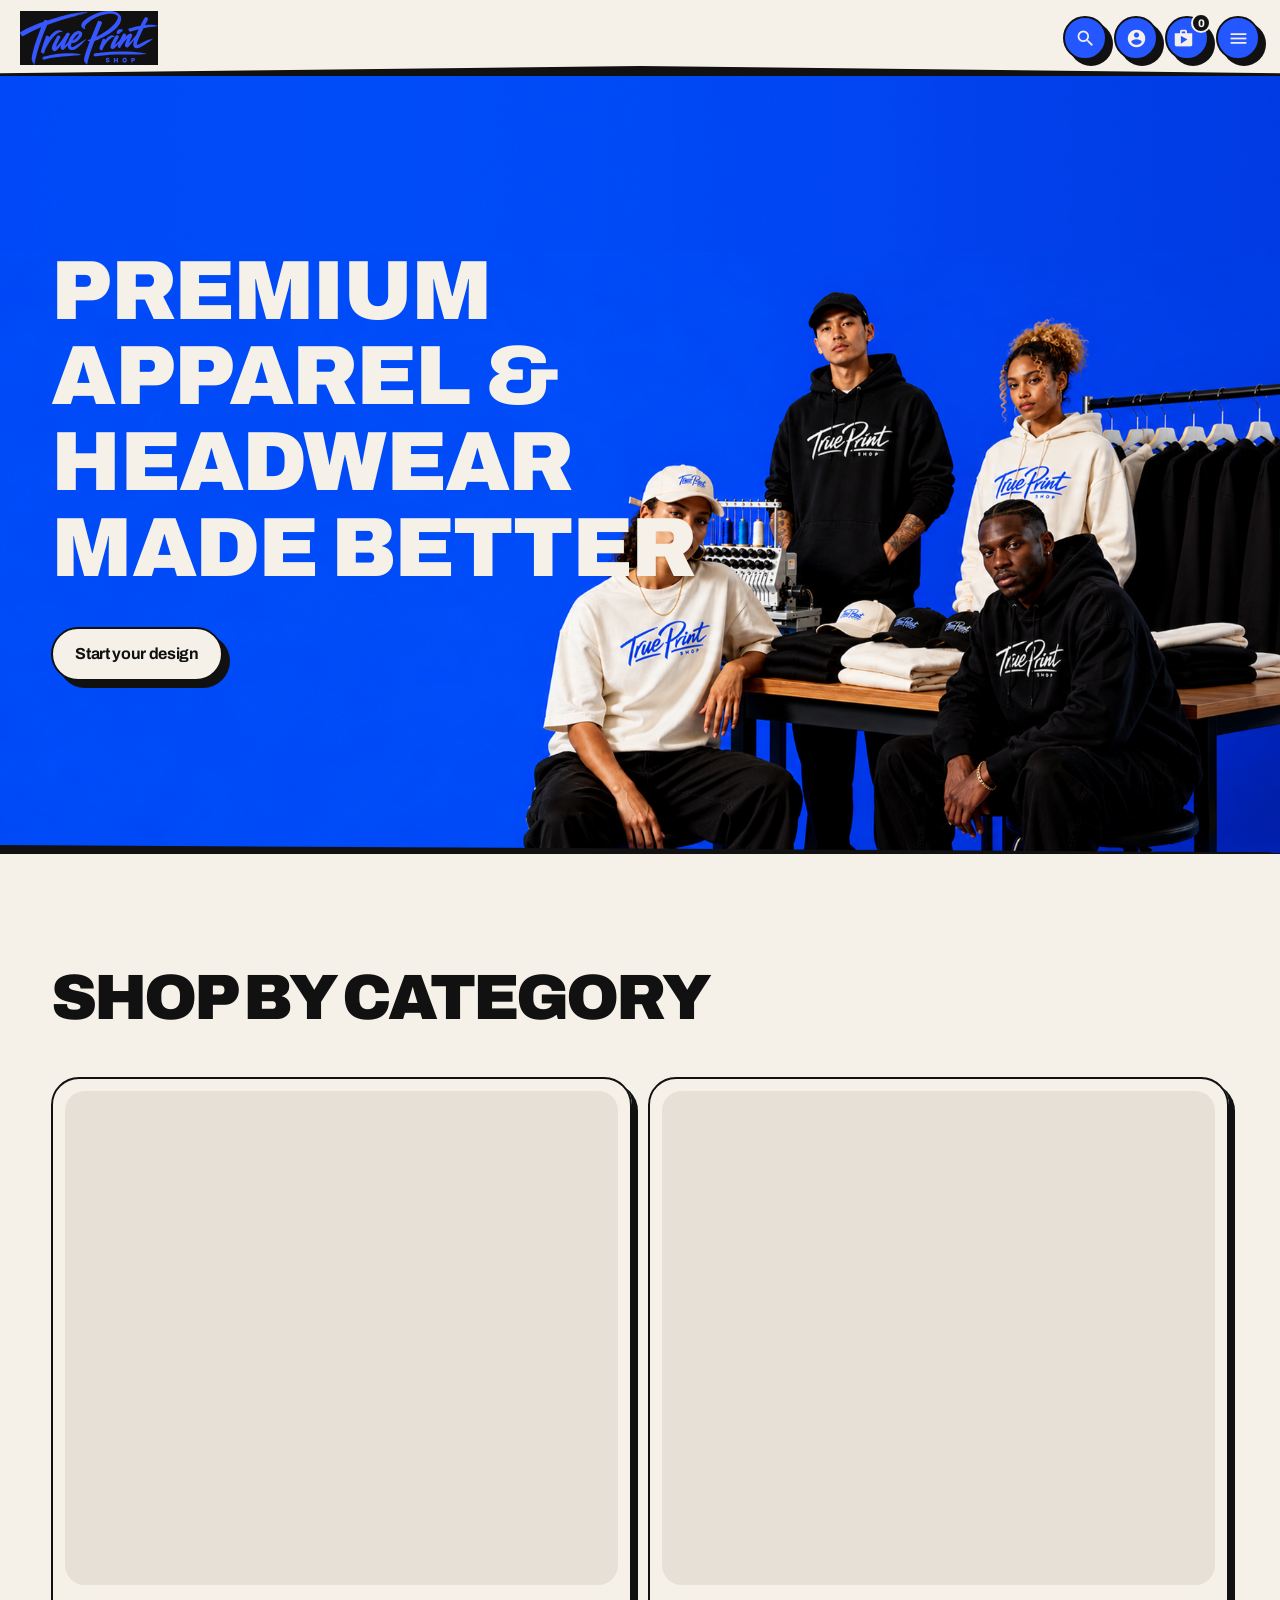
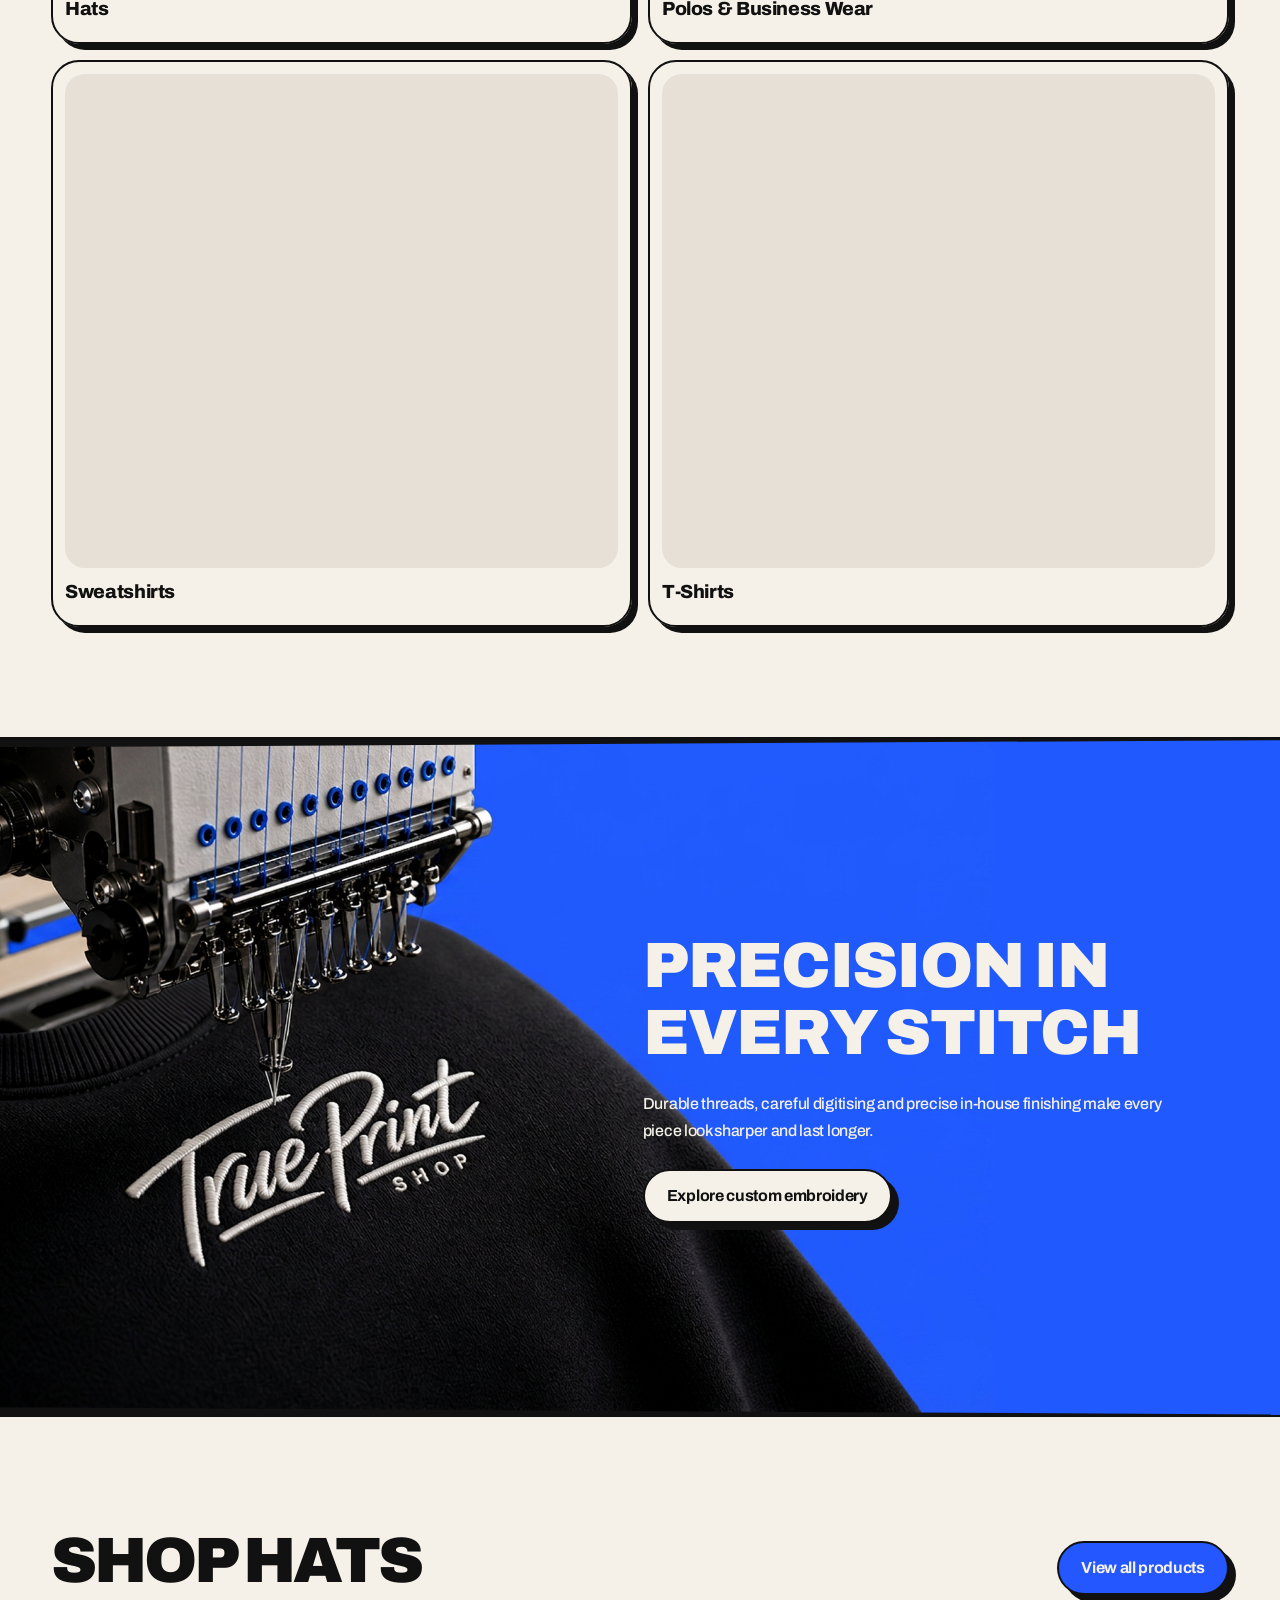
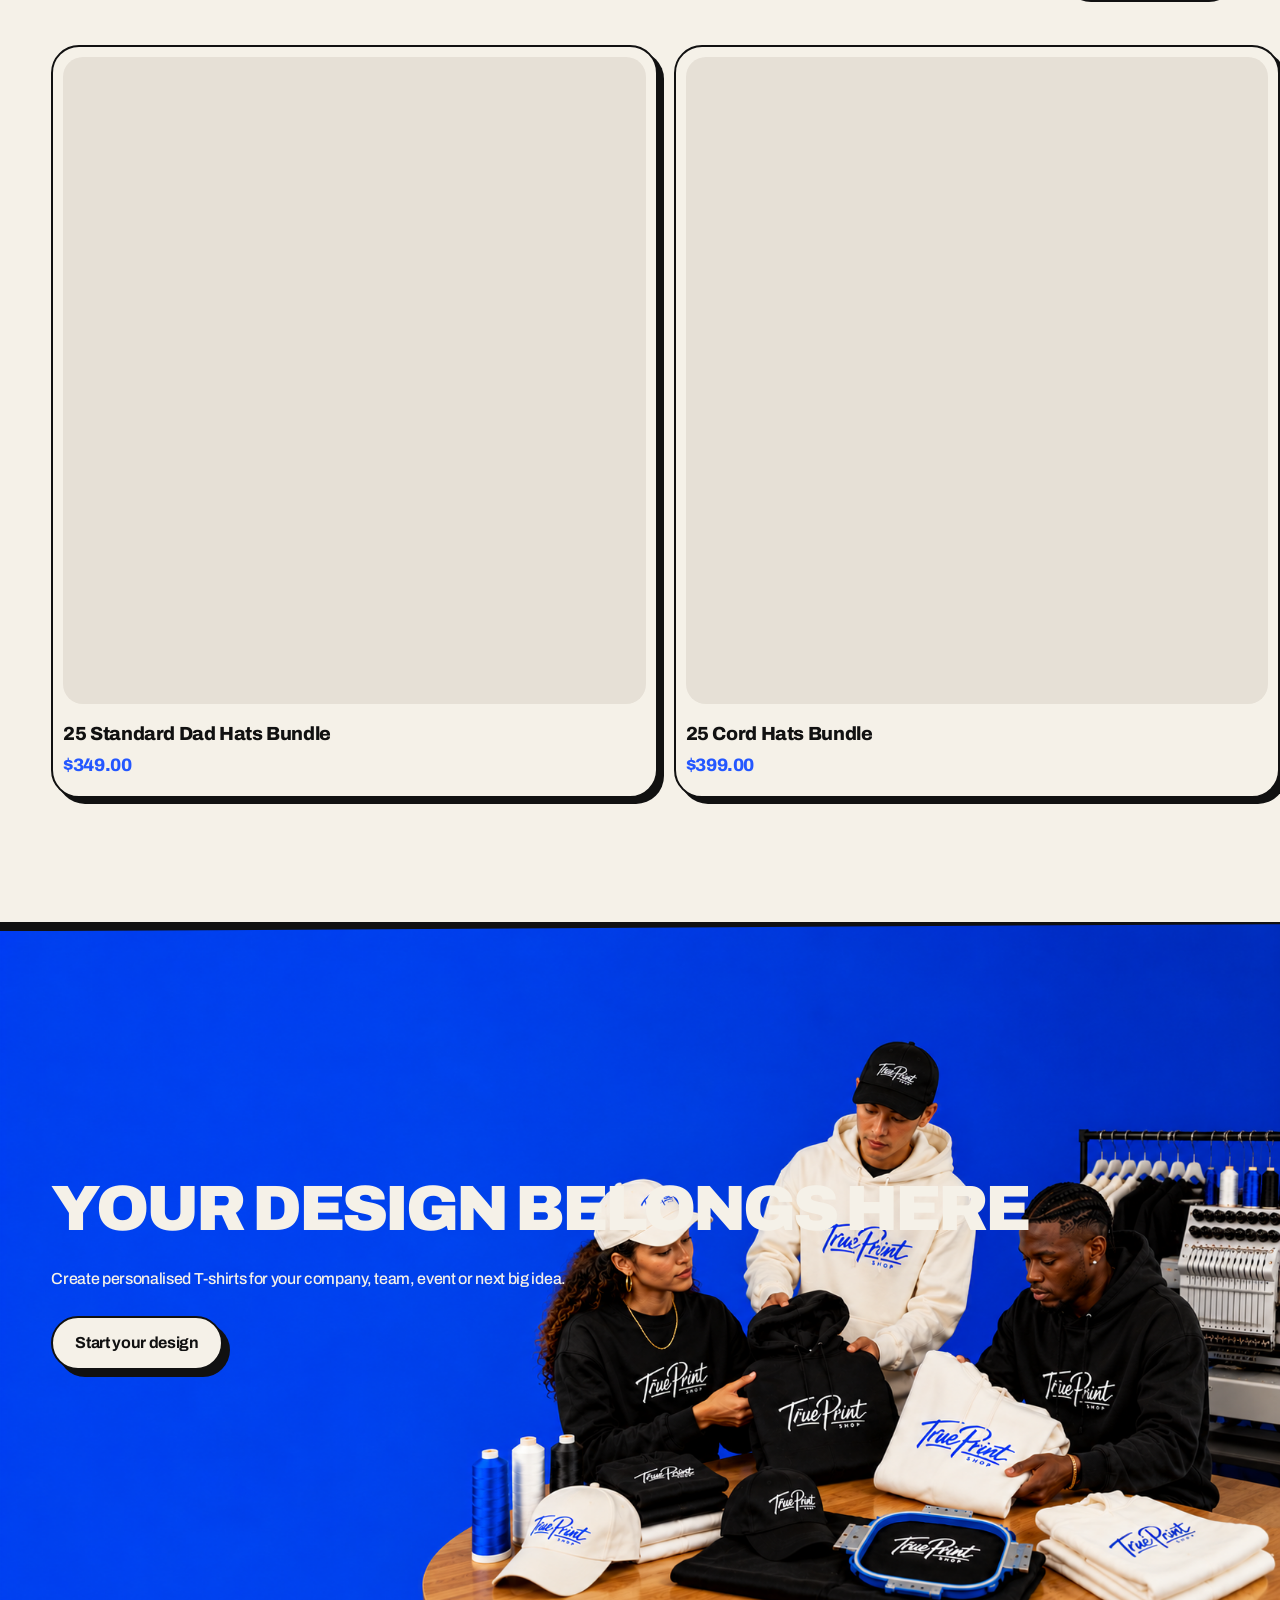
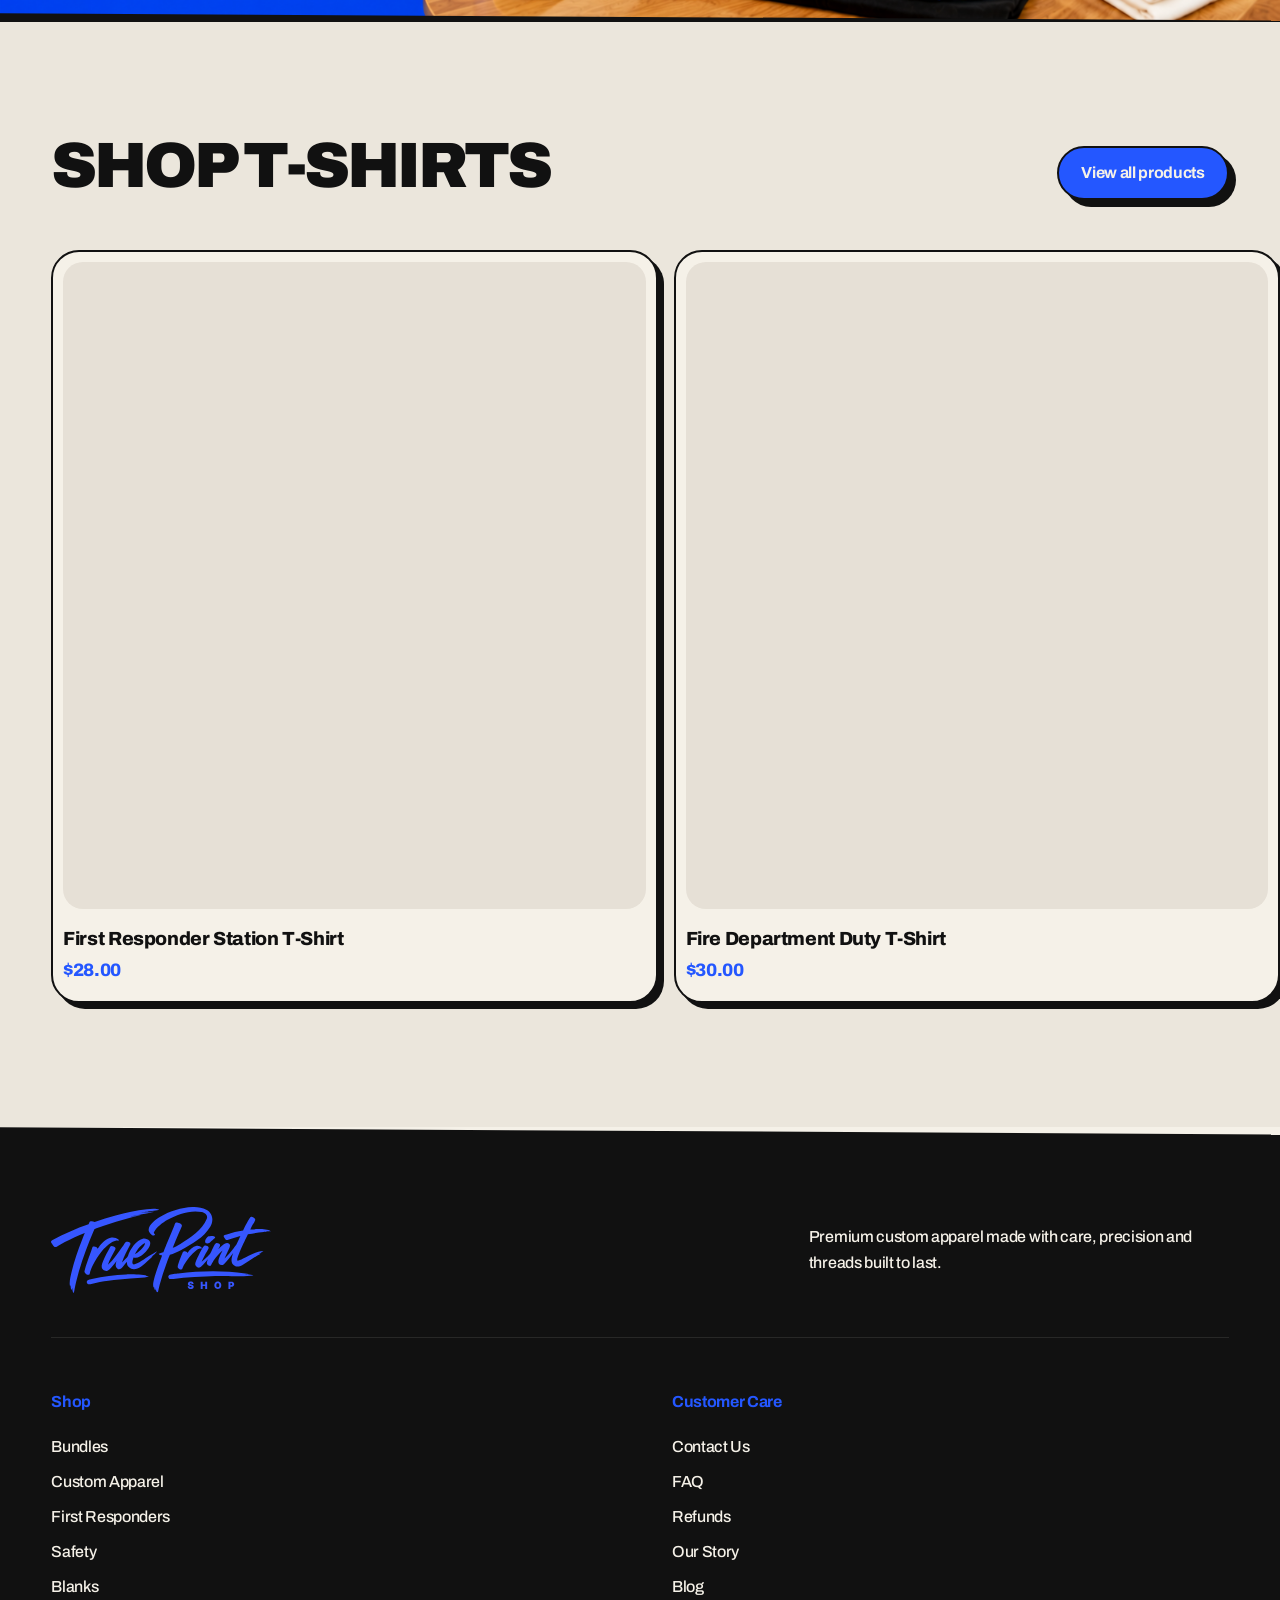
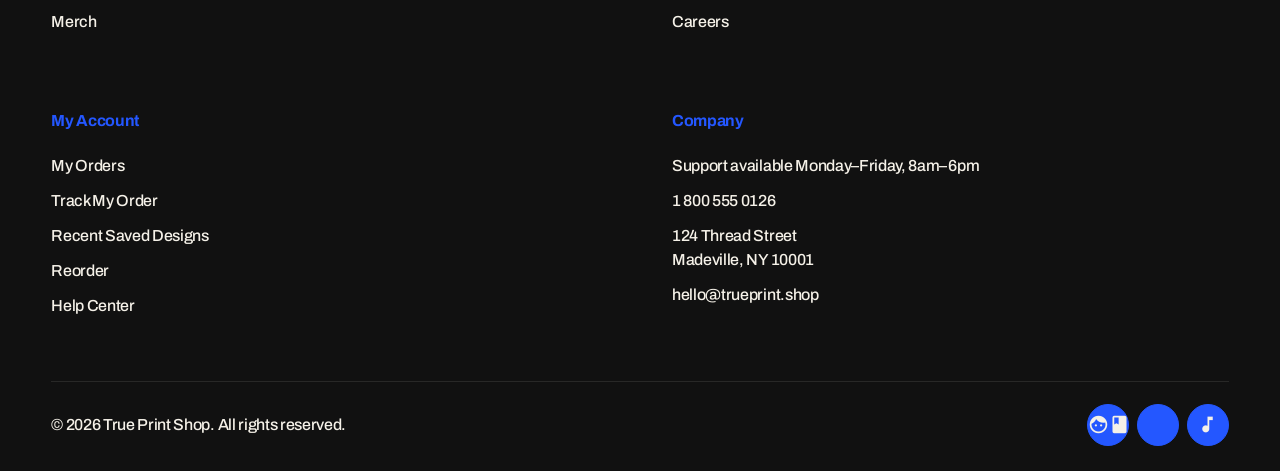
<file: index.html>
<!doctype html>
<html lang="en">
<head>
  <meta charset="UTF-8">
  <meta name="viewport" content="width=device-width,initial-scale=1">
  <meta name="description" content="Premium apparel, headwear and custom embroidery from True Print Shop.">
  <title>True Print Shop — Premium apparel made better</title>
  <link rel="preconnect" href="https://fonts.googleapis.com">
  <link rel="preconnect" href="https://fonts.gstatic.com" crossorigin>
  <link href="https://fonts.googleapis.com/css2?family=Inter:wght@500;600;700;800&display=swap" rel="stylesheet">
  <link href="https://fonts.googleapis.com/icon?family=Material+Icons" rel="stylesheet">
  <link rel="stylesheet" href="styles.css">
  <link rel="stylesheet" href="design-system.css">
  <link rel="stylesheet" href="brand-imagery.css">
</head>
<body>

  <header class="site-header">
    <a class="brand-logo" href="#top" aria-label="True Print Shop home"><img src="assets/true-print-shop-logo.svg" alt="True Print Shop"></a>
    <nav class="desktop-nav" aria-label="Primary navigation">
      <div class="nav-item has-dropdown">
        <a href="collection.html?category=bundles">Bundles</a>
        <div class="dropdown-menu">
          <a href="collection.html?category=hat-bundles">Lifetime Hats Bundles</a>
          <a href="collection.html?category=crew-neck-bundles">Crew Neck Bundles</a>
          <a href="collection.html?category=hoodie-bundles">Hoodie Bundles</a>
          <a href="collection.html?category=t-shirt-bundles">T-Shirt Bundles</a>
        </div>
      </div>
      <div class="nav-item has-mega-dropdown">
        <a href="collection.html?category=t-shirts">Custom Apparel</a>
        <div class="dropdown-menu mega-menu">
          <div class="mega-column">
            <h3>T-Shirts</h3>
            <a href="collection.html?category=short-sleeve">Short Sleeve</a>
            <a href="collection.html?category=long-sleeve">Long Sleeve</a>
            <a href="collection.html?category=polos">Polos</a>
          </div>
          <div class="mega-column">
            <h3>Sweatshirts</h3>
            <a href="collection.html?category=hoodies">Hoodies</a>
            <a href="collection.html?category=crewnecks">Crewnecks</a>
            <a href="collection.html?category=zip-hoodies">Zip Up Hoodies</a>
            <a href="collection.html?category=quarter-zips">Quarter Zip Ups</a>
          </div>
          <div class="mega-column">
            <h3>Sweatpants</h3>
            <a href="collection.html?category=joggers">Joggers</a>
          </div>
          <div class="mega-column">
            <h3>Hats</h3>
            <a href="collection.html?category=athletic-hats">Athletic Hats</a>
            <a href="collection.html?category=beanies">Beanies</a>
            <a href="collection.html?category=fitted-hats">Fitted Hats</a>
            <a href="collection.html?category=hats">Lifetime Hats</a>
            <a href="collection.html?category=mesh-hats">Mesh</a>
            <a href="collection.html?category=snapbacks">Snapback</a>
            <a href="collection.html?category=trucker-hats">Trucker Hats</a>
          </div>
          <div class="mega-column">
            <h3>Jackets</h3>
            <a href="collection.html?category=jackets&q=jacket">Jackets</a>
            <a href="collection.html?category=jackets&q=vest">Vests</a>
          </div>
        </div>
      </div>
      <div class="nav-item has-dropdown">
        <a href="collection.html?category=first-responders">First Responders</a>
        <div class="dropdown-menu">
          <a href="collection.html?category=first-responders&q=t-shirt">First Responder T-Shirts</a>
          <a href="collection.html?category=first-responders&q=job">First Responder Job Shirts</a>
          <a href="collection.html?category=first-responders&q=sweatshirt">First Responder Sweatshirts</a>
          <a href="collection.html?category=first-responders&q=hat">First Responder Hats</a>
          <a href="collection.html?category=first-responders&q=polo">First Responder Polos</a>
          <a href="collection.html?category=first-responders&q=jacket">First Responder Jackets</a>
        </div>
      </div>
      <div class="nav-item">
        <a href="collection.html?category=safety">Safety</a>
      </div>
      <div class="nav-item has-dropdown">
        <a href="collection.html?category=blanks">Blanks</a>
        <div class="dropdown-menu">
          <a href="collection.html?category=blanks&q=tee">T-Shirts</a>
          <a href="collection.html?category=blanks&q=hoodie">Hoodies</a>
          <a href="collection.html?category=blanks&q=hat">Hats</a>
          <a href="collection.html?category=blanks&q=jacket">Jacket</a>
          <a href="collection.html?category=blanks&q=vest">Vest</a>
        </div>
      </div>
      <div class="nav-item">
        <a href="collection.html?category=merch">Merch</a>
      </div>
      <div class="nav-item">
        <a href="info.html?page=contact">Contact us</a>
      </div>
      <div class="nav-item">
        <a href="info.html?page=blog">Blog</a>
      </div>
    </nav>
    <div class="header-help"><a href="tel:+18005550126"><i class="material-icons">phone</i><span><strong>1 800 555 0126</strong><small>Talk with a real person</small></span></a><button data-chat><i class="material-icons">chat</i><span><strong>Chat Now</strong><small>Chat with a real person</small></span></button></div>
    <div class="header-tools"><button aria-label="Search"><i class="material-icons">search</i></button><button class="account-tool" aria-label="Account"><i class="material-icons">account_circle</i></button><button class="cart-tool" aria-label="Shopping cart"><i class="material-icons">shopping_bag</i><b>0</b></button><button class="menu-tool" aria-label="Open menu" aria-expanded="false"><i class="material-icons">menu</i></button></div>
  </header>
  <div class="search-panel" aria-hidden="true"><form role="search"><i class="material-icons">search</i><input type="search" placeholder="Search products, bundles and custom apparel" aria-label="Search products"><button type="button" aria-label="Close search"><i class="material-icons">close</i></button></form></div>

  <aside class="mobile-menu" aria-hidden="true">
    <div class="mobile-links"><a href="collection.html?category=bundles">Bundles<i class="material-icons">chevron_right</i></a><a href="collection.html?category=t-shirts">Custom Apparel<i class="material-icons">chevron_right</i></a><a href="collection.html?category=first-responders">First Responders<i class="material-icons">chevron_right</i></a><a href="collection.html?category=safety">Safety<i class="material-icons">chevron_right</i></a><a href="collection.html?category=blanks">Blanks<i class="material-icons">chevron_right</i></a><a href="collection.html?category=merch">Merch<i class="material-icons">chevron_right</i></a><a href="info.html?page=contact">Contact us<i class="material-icons">chevron_right</i></a><a href="info.html?page=blog">Blog<i class="material-icons">chevron_right</i></a></div>
    <a class="mobile-primary button dark" href="collection.html?category=t-shirts">Start your design<i class="material-icons">chevron_right</i></a>
    <div class="mobile-help"><a href="tel:+18005550126"><i class="material-icons">phone</i><strong>1 800 555 0126</strong><small>Talk with a real person</small></a><button data-chat><i class="material-icons">chat</i><strong>Chat Now</strong><small>Chat with a real person</small></button></div>
  </aside>

  <main id="top">
    <section class="hero reveal"><div class="placeholder" role="img" aria-label="Apparel shop hero image placeholder"></div><div class="hero-copy"><h1>Premium apparel &amp; headwear made better</h1><div class="button-row"><a class="button light" href="collection.html?category=t-shirts">Start your design</a><a class="button primary" href="collection.html?category=all">View products</a></div></div></section>

    <section class="content-section reveal" id="categories"><div class="heading-row"><div><h2>Shop by category</h2></div></div><div class="category-grid">
      <a class="category" href="collection.html?category=hats"><div class="placeholder"></div><span>Hats</span></a><a class="category" href="collection.html?category=bags"><div class="placeholder"></div><span>Bags</span></a><a class="category" href="collection.html?category=sweatshirts"><div class="placeholder"></div><span>Sweatshirts</span></a><a class="category" href="collection.html?category=polos"><div class="placeholder"></div><span>Polos &amp; Business Wear</span></a><a class="category" href="collection.html?category=t-shirts"><div class="placeholder"></div><span>T-Shirts</span></a><a class="category" href="collection.html?category=workwear"><div class="placeholder"></div><span>Workwear and Uniforms</span></a><a class="category" href="collection.html?category=jackets"><div class="placeholder"></div><span>Jackets &amp; Vests</span></a><a class="category" href="collection.html?category=first-responders"><div class="placeholder"></div><span>First Responders</span></a>
    </div></section>

    <section class="embroidery reveal"><div class="placeholder" role="img" aria-label="Embroidery image placeholder"></div><div class="embroidery-card"><h2><span>Precision in</span><span>Every Stitch</span></h2><p>Durable threads, careful digitising and precise in-house finishing make every piece look sharper and last longer.</p><a class="button light" href="collection.html?category=t-shirts">Explore custom embroidery<i class="material-icons">arrow_forward</i></a></div></section>

    <section class="content-section products reveal" id="bundles"><div class="heading-row"><div><h2>Shop bundles</h2></div><a href="#">View all products<i class="material-icons">arrow_forward</i></a></div><div class="tabs" data-grid="bundle-products"><button class="active" data-filter="hats">True Print Hats Bundles</button><button data-filter="tees">T-Shirt Bundles</button><button data-filter="hoodies">Hoodie Bundles</button><button data-filter="crew">Crew Neck Bundles</button></div><div class="product-rail" id="bundle-products">
      <article data-category="hats"><div class="placeholder"></div><h3>25 Standard Dad Hats Bundle</h3><strong>$349.00</strong></article><article data-category="hats"><div class="placeholder"></div><h3>25 Cord Hats Bundle</h3><strong>$399.00</strong></article><article data-category="hats"><div class="placeholder"></div><h3>25 Waffle Snapback Hats Bundle</h3><strong>$449.00</strong></article><article data-category="hats"><div class="placeholder"></div><h3>25 Cloud Hats Bundle</h3><strong>$429.00</strong></article><article data-category="tees"><div class="placeholder"></div><h3>25 Premium T-Shirts Bundle</h3><strong>$299.00</strong></article><article data-category="tees"><div class="placeholder"></div><h3>50 Everyday T-Shirts Bundle</h3><strong>$499.00</strong></article><article data-category="hoodies"><div class="placeholder"></div><h3>12 Heavyweight Hoodies Bundle</h3><strong>$599.00</strong></article><article data-category="crew"><div class="placeholder"></div><h3>12 Premium Crew Necks Bundle</h3><strong>$529.00</strong></article>
    </div><div class="rail-scroll" aria-hidden="true"><span></span></div><a class="button section-button" href="#">View more<i class="material-icons">chevron_right</i></a></section>

    <section class="custom reveal" id="custom"><div class="custom-copy"><h2>Your design belongs here</h2><p>Create personalised T-shirts for your company, team, event or next big idea.</p><a class="button light" href="#">Start your design</a></div><div class="placeholder" role="img" aria-label="Custom T-shirt composition image placeholder"></div></section>

    <section class="content-section products responders reveal" id="responders"><div class="heading-row"><div><h2>First responders</h2></div><a href="#">View all products<i class="material-icons">arrow_forward</i></a></div><div class="tabs" data-grid="responder-products"><button class="active" data-filter="tees">T-Shirts</button><button data-filter="jobs">Job Shirts</button><button data-filter="sweats">Sweatshirts</button><button data-filter="hats">Hats</button><button data-filter="polos">Polos</button><button data-filter="jackets">Jackets</button></div><div class="product-rail" id="responder-products">
      <article data-category="tees"><div class="placeholder"></div><h3>First Responder Station T-Shirt</h3><strong>$28.00</strong></article><article data-category="tees"><div class="placeholder"></div><h3>Fire Department Duty T-Shirt</h3><strong>$30.00</strong></article><article data-category="tees"><div class="placeholder"></div><h3>EMS Premium T-Shirt</h3><strong>$32.00</strong></article><article data-category="tees"><div class="placeholder"></div><h3>Police Department T-Shirt</h3><strong>$30.00</strong></article><article data-category="tees"><div class="placeholder"></div><h3>Rescue Team Performance T-Shirt</h3><strong>$34.00</strong></article><article data-category="tees"><div class="placeholder"></div><h3>Emergency Services Duty T-Shirt</h3><strong>$31.00</strong></article><article data-category="tees"><div class="placeholder"></div><h3>Station Crew Long Sleeve</h3><strong>$38.00</strong></article><article data-category="tees"><div class="placeholder"></div><h3>First Response Training T-Shirt</h3><strong>$29.00</strong></article><article data-category="jobs"><div class="placeholder"></div><h3>Responder Job Shirt</h3><strong>$69.00</strong></article><article data-category="sweats"><div class="placeholder"></div><h3>Station Sweatshirt</h3><strong>$56.00</strong></article><article data-category="hats"><div class="placeholder"></div><h3>Department Duty Hat</h3><strong>$24.00</strong></article><article data-category="polos"><div class="placeholder"></div><h3>Responder Performance Polo</h3><strong>$44.00</strong></article><article data-category="jackets"><div class="placeholder"></div><h3>Responder Softshell Jacket</h3><strong>$89.00</strong></article>
    </div><div class="rail-scroll" aria-hidden="true"><span></span></div><a class="button section-button" href="#">View more<i class="material-icons">chevron_right</i></a></section>

  </main>

  <footer class="site-footer"><div class="footer-intro"><a class="footer-logo" href="#top" aria-label="True Print Shop home"><img src="assets/true-print-shop-logo.svg" alt=""></a><p>Premium custom apparel made with care, precision and threads built to last.</p></div><div class="footer-grid"><div><h3>Shop</h3><a href="collection.html?category=bundles">Bundles</a><a href="collection.html?category=t-shirts">Custom Apparel</a><a href="collection.html?category=first-responders">First Responders</a><a href="collection.html?category=safety">Safety</a><a href="collection.html?category=blanks">Blanks</a><a href="collection.html?category=merch">Merch</a></div><div><h3>Customer Care</h3><a href="#">Contact Us</a><a href="#">FAQ</a><a href="#">Refunds</a><a href="#">Our Story</a><a href="#">Blog</a><a href="#">Careers</a></div><div><h3>My Account</h3><a href="#">My Orders</a><a href="#">Track My Order</a><a href="#">Recent Saved Designs</a><a href="#">Reorder</a><a href="#">Help Center</a></div><div><h3>Company</h3><p>Support available Monday–Friday, 8am–6pm</p><a href="tel:+18005550126">1 800 555 0126</a><p>124 Thread Street<br>Madeville, NY 10001</p><a href="mailto:hello@trueprint.shop">hello@trueprint.shop</a></div></div><div class="footer-bottom"><span>© 2026 True Print Shop. All rights reserved.</span><div><a href="#" aria-label="Facebook"><i class="material-icons">facebook</i></a><a href="#" aria-label="YouTube"><i class="material-icons">smart_display</i></a><a href="#" aria-label="TikTok"><i class="material-icons">music_note</i></a></div></div></footer>
  <div class="toast" role="status" aria-live="polite"></div>
  <script src="script.js"></script>
  <script src="brand-imagery.js"></script>
</body>
</html>
</file>
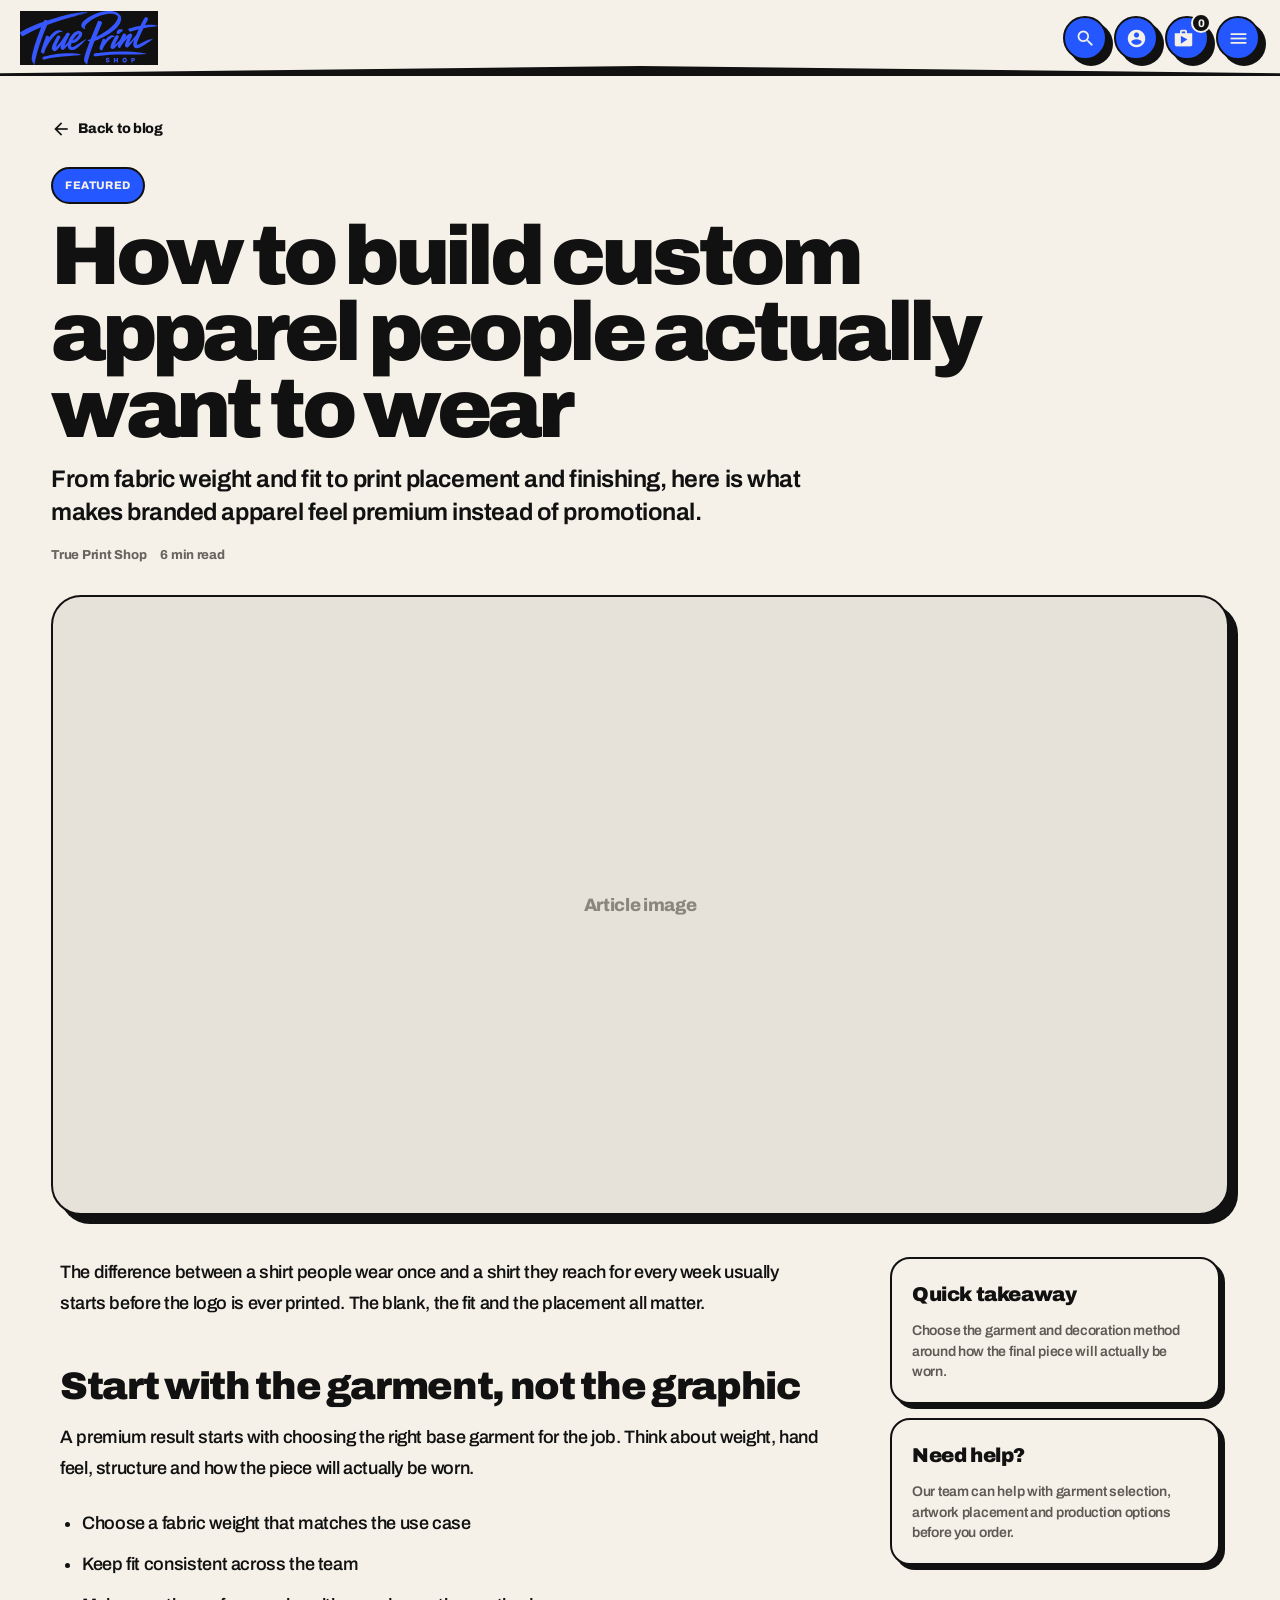
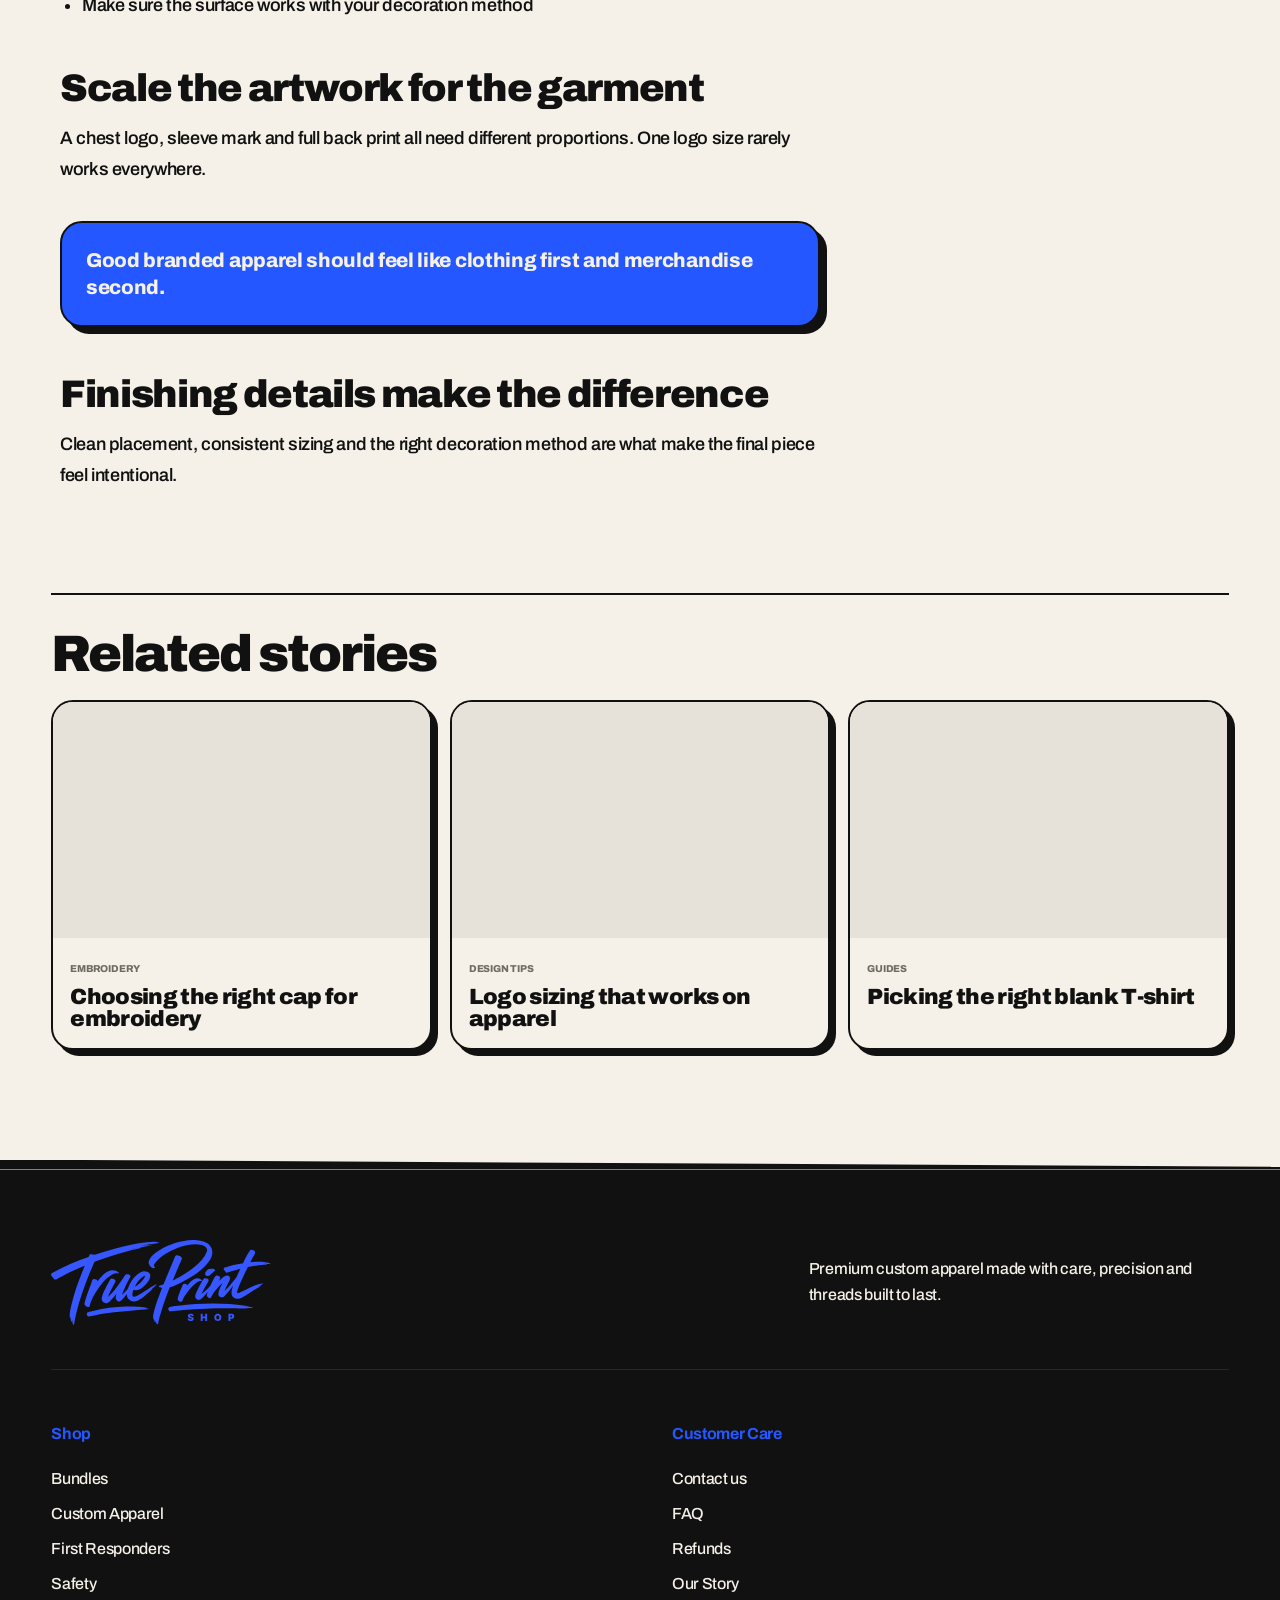
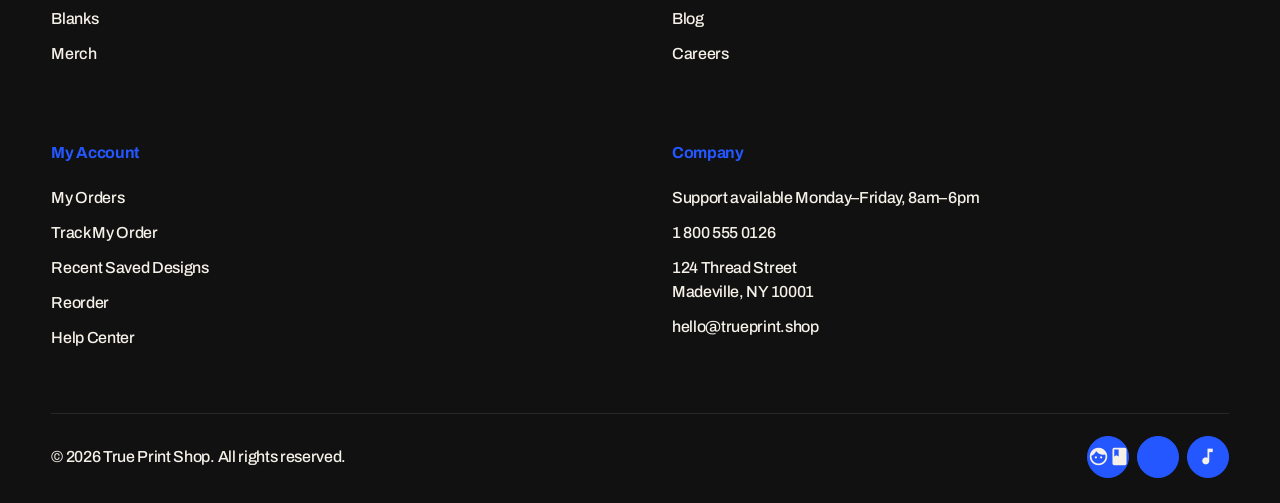
<file: article.html>
<!doctype html><html lang="en"><head><meta charset="UTF-8"><meta name="viewport" content="width=device-width,initial-scale=1"><title>Article | True Print Shop</title><link href="https://fonts.googleapis.com/css2?family=Inter:wght@500;600;700;800&display=swap" rel="stylesheet"><link href="https://fonts.googleapis.com/icon?family=Material+Icons" rel="stylesheet"><link rel="stylesheet" href="styles.css"><link rel="stylesheet" href="design-system.css"><link rel="stylesheet" href="article.css"></head><body><header class="site-header"><a class="brand-logo" href="index.html" aria-label="True Print Shop home"><img src="assets/true-print-shop-logo.svg" alt="True Print Shop"></a><nav class="desktop-nav" aria-label="Primary navigation"><div class="nav-item has-dropdown"><a href="collection.html?category=bundles">Bundles</a><div class="dropdown-menu"><a href="collection.html?category=hat-bundles">Lifetime Hats Bundles</a><a href="collection.html?category=crew-neck-bundles">Crew Neck Bundles</a><a href="collection.html?category=hoodie-bundles">Hoodie Bundles</a><a href="collection.html?category=t-shirt-bundles">T-Shirt Bundles</a></div></div><div class="nav-item"><a href="collection.html?category=t-shirts">Custom Apparel</a></div><div class="nav-item"><a href="collection.html?category=first-responders">First Responders</a></div><div class="nav-item"><a href="collection.html?category=safety">Safety</a></div><div class="nav-item"><a href="collection.html?category=blanks">Blanks</a></div><div class="nav-item"><a href="collection.html?category=merch">Merch</a></div><div class="nav-item"><a href="contact.html">Contact us</a></div><div class="nav-item"><a href="blog.html">Blog</a></div></nav><div class="header-help"><a href="tel:+18005550126"><i class="material-icons">phone</i><span><strong>1 800 555 0126</strong><small>Talk with a real person</small></span></a><button data-chat><i class="material-icons">chat</i><span><strong>Chat Now</strong><small>Chat with a real person</small></span></button></div><div class="header-tools"><button aria-label="Search"><i class="material-icons">search</i></button><button class="account-tool" aria-label="Account"><i class="material-icons">account_circle</i></button><button class="cart-tool" aria-label="Shopping cart"><i class="material-icons">shopping_bag</i><b>0</b></button><button class="menu-tool" aria-label="Open menu" aria-expanded="false"><i class="material-icons">menu</i></button></div></header><div class="search-panel" aria-hidden="true"><form role="search"><i class="material-icons">search</i><input type="search" placeholder="Search products, bundles and custom apparel" aria-label="Search products"><button type="button" aria-label="Close search"><i class="material-icons">close</i></button></form></div><aside class="mobile-menu" aria-hidden="true"><div class="mobile-links"><a href="collection.html?category=bundles">Bundles<i class="material-icons">chevron_right</i></a><a href="collection.html?category=t-shirts">Custom Apparel<i class="material-icons">chevron_right</i></a><a href="collection.html?category=first-responders">First Responders<i class="material-icons">chevron_right</i></a><a href="collection.html?category=safety">Safety<i class="material-icons">chevron_right</i></a><a href="collection.html?category=blanks">Blanks<i class="material-icons">chevron_right</i></a><a href="collection.html?category=merch">Merch<i class="material-icons">chevron_right</i></a><a href="contact.html">Contact us<i class="material-icons">chevron_right</i></a><a href="blog.html">Blog<i class="material-icons">chevron_right</i></a></div></aside><main class="article-page"><div class="article-shell"><a class="article-back" href="blog.html"><i class="material-icons">arrow_back</i>Back to blog</a><header class="article-head"><span class="article-kicker" data-article-category>Featured</span><h1 data-article-title>How to build custom apparel people actually want to wear</h1><p class="article-deck" data-article-deck>From fabric weight and fit to print placement and finishing, here is what makes branded apparel feel premium instead of promotional.</p><div class="article-meta"><span>True Print Shop</span><span data-article-meta>6 min read</span></div></header><div class="article-hero">Article image</div><div class="article-layout"><article class="article-body" data-article-body></article><aside class="article-aside"><div class="article-aside-card"><h3>Quick takeaway</h3><p>Choose the garment and decoration method around how the final piece will actually be worn.</p></div><div class="article-aside-card"><h3>Need help?</h3><p>Our team can help with garment selection, artwork placement and production options before you order.</p></div></aside></div><section class="article-related"><h2>Related stories</h2><div class="article-related-grid"><a class="article-related-card" href="article.html?slug=embroidery-caps"><div class="article-related-image"></div><div class="article-related-copy"><small>Embroidery</small><h3>Choosing the right cap for embroidery</h3></div></a><a class="article-related-card" href="article.html?slug=logo-sizing"><div class="article-related-image"></div><div class="article-related-copy"><small>Design tips</small><h3>Logo sizing that works on apparel</h3></div></a><a class="article-related-card" href="article.html?slug=blank-tshirt"><div class="article-related-image"></div><div class="article-related-copy"><small>Guides</small><h3>Picking the right blank T-shirt</h3></div></a></div></section></div></main><footer class="site-footer"><div class="footer-intro"><a class="footer-logo" href="index.html" aria-label="True Print Shop home"><img src="assets/true-print-shop-logo.svg" alt=""></a><p>Premium custom apparel made with care, precision and threads built to last.</p></div><div class="footer-grid"><div><h3>Shop</h3><a href="collection.html?category=bundles">Bundles</a><a href="collection.html?category=t-shirts">Custom Apparel</a><a href="collection.html?category=first-responders">First Responders</a><a href="collection.html?category=safety">Safety</a><a href="collection.html?category=blanks">Blanks</a><a href="collection.html?category=merch">Merch</a></div><div><h3>Customer Care</h3><a href="contact.html">Contact us</a><a href="info.html?page=faq">FAQ</a><a href="info.html?page=refunds">Refunds</a><a href="info.html?page=about">Our Story</a><a href="blog.html">Blog</a><a href="info.html?page=careers">Careers</a></div><div><h3>My Account</h3><a href="#">My Orders</a><a href="#">Track My Order</a><a href="#">Recent Saved Designs</a><a href="#">Reorder</a><a href="#">Help Center</a></div><div><h3>Company</h3><p>Support available Monday–Friday, 8am–6pm</p><a href="tel:+18005550126">1 800 555 0126</a><p>124 Thread Street<br>Madeville, NY 10001</p><a href="mailto:hello@trueprint.shop">hello@trueprint.shop</a></div></div><div class="footer-bottom"><span>© 2026 True Print Shop. All rights reserved.</span><div><a href="#" aria-label="Facebook"><i class="material-icons">facebook</i></a><a href="#" aria-label="YouTube"><i class="material-icons">smart_display</i></a><a href="#" aria-label="TikTok"><i class="material-icons">music_note</i></a></div></div></footer><div class="toast" role="status" aria-live="polite"></div><script src="script.js"></script><script src="article.js"></script></body></html>
</file>
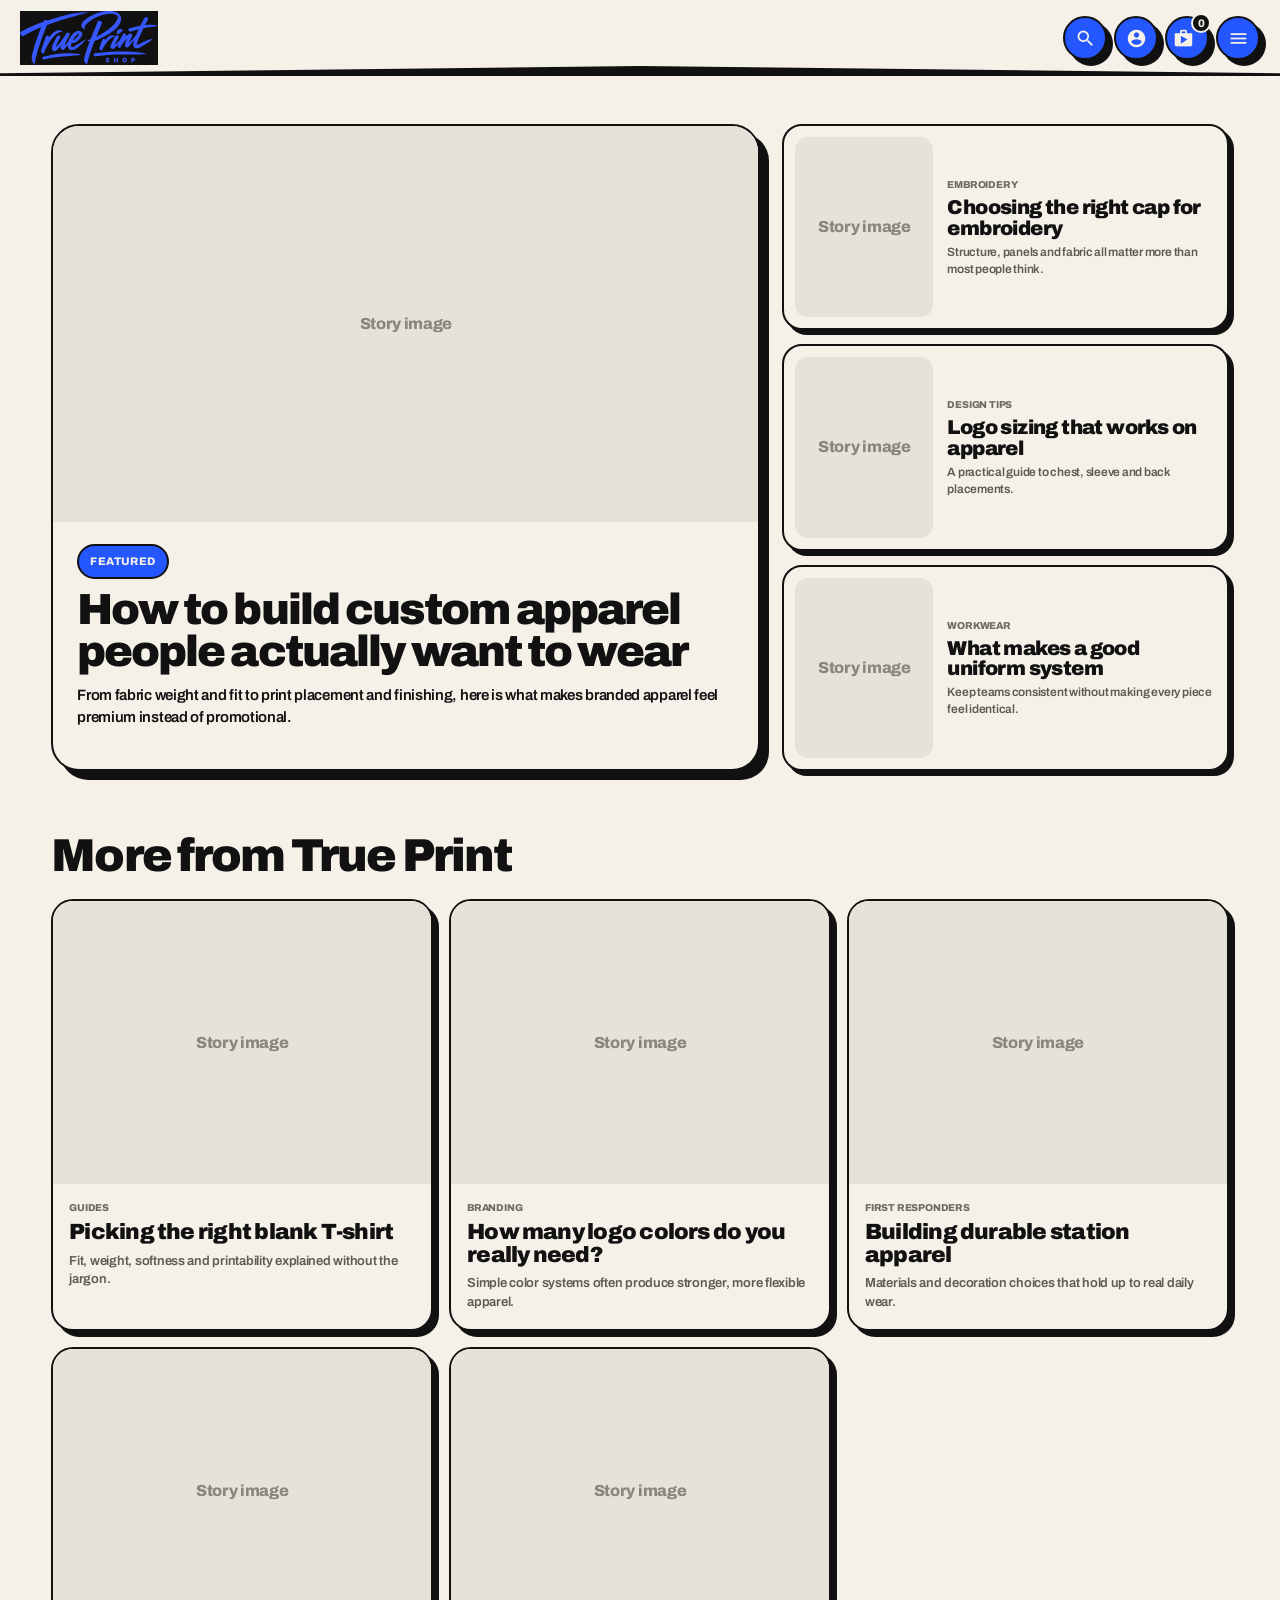
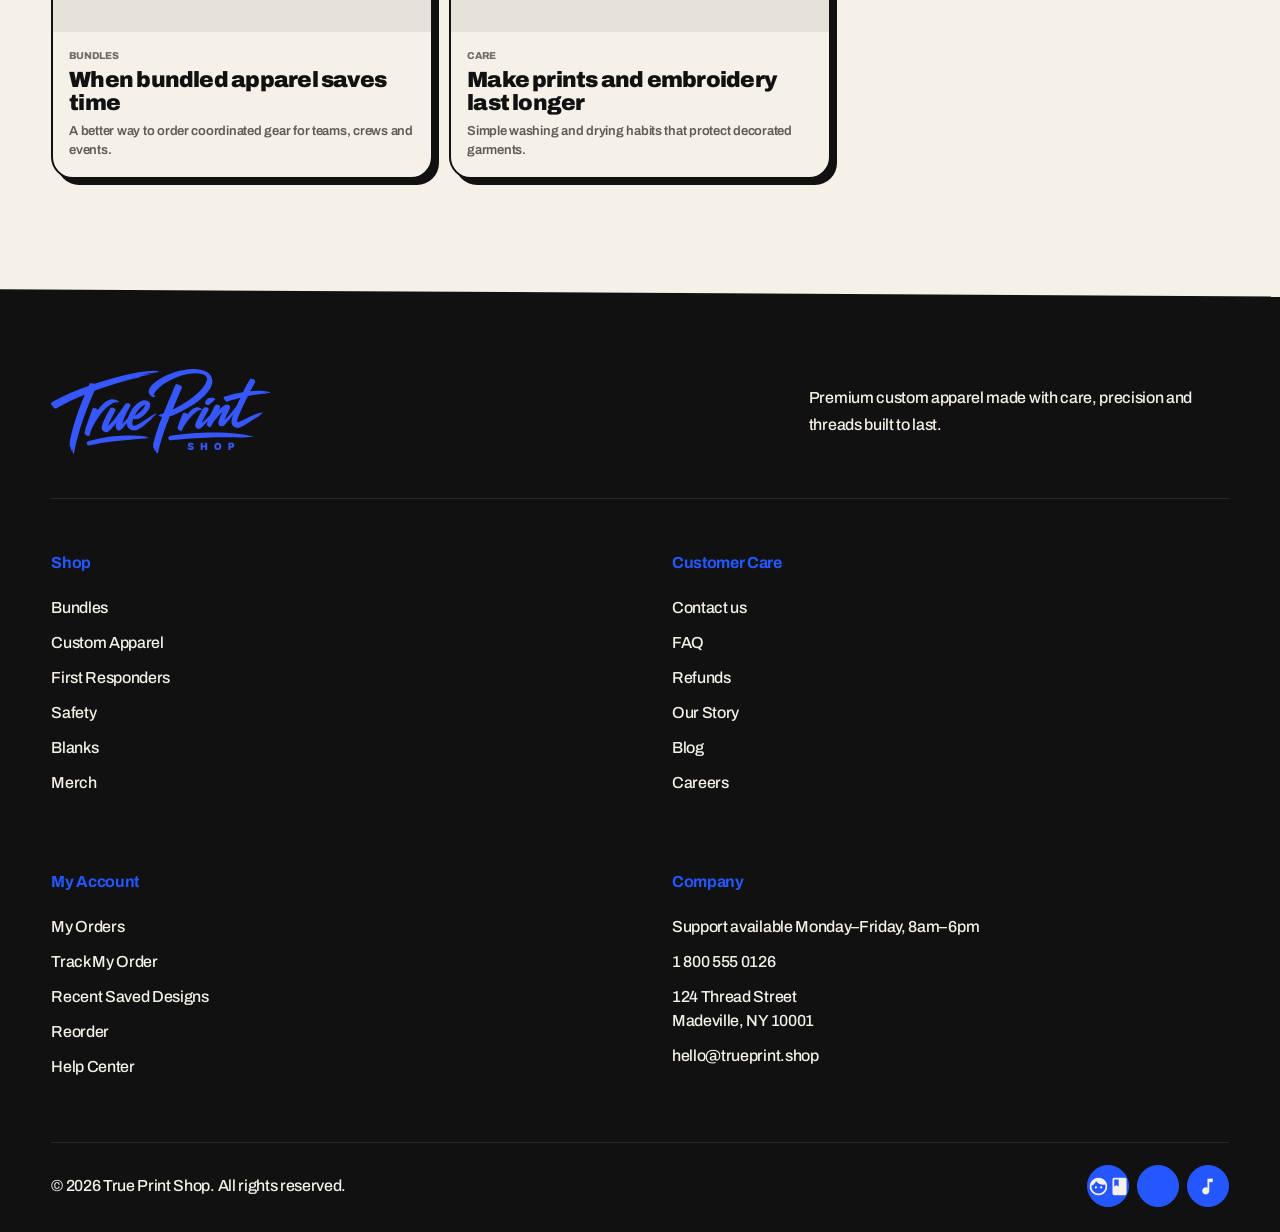
<file: blog.html>
<!doctype html><html lang="en"><head><meta charset="UTF-8"><meta name="viewport" content="width=device-width,initial-scale=1"><title>Blog | True Print Shop</title><link href="https://fonts.googleapis.com/css2?family=Inter:wght@500;600;700;800&display=swap" rel="stylesheet"><link href="https://fonts.googleapis.com/icon?family=Material+Icons" rel="stylesheet"><link rel="stylesheet" href="styles.css"><link rel="stylesheet" href="design-system.css"><link rel="stylesheet" href="blog.css"></head><body><header class="site-header"><a class="brand-logo" href="index.html" aria-label="True Print Shop home"><img src="assets/true-print-shop-logo.svg" alt="True Print Shop"></a><nav class="desktop-nav" aria-label="Primary navigation"><div class="nav-item has-dropdown"><a href="collection.html?category=bundles">Bundles</a><div class="dropdown-menu"><a href="collection.html?category=hat-bundles">Lifetime Hats Bundles</a><a href="collection.html?category=crew-neck-bundles">Crew Neck Bundles</a><a href="collection.html?category=hoodie-bundles">Hoodie Bundles</a><a href="collection.html?category=t-shirt-bundles">T-Shirt Bundles</a></div></div><div class="nav-item has-mega-dropdown"><a href="collection.html?category=t-shirts">Custom Apparel</a><div class="dropdown-menu mega-menu"><div class="mega-column"><h3>T-Shirts</h3><a href="collection.html?category=short-sleeve">Short Sleeve</a><a href="collection.html?category=long-sleeve">Long Sleeve</a><a href="collection.html?category=polos">Polos</a></div><div class="mega-column"><h3>Sweatshirts</h3><a href="collection.html?category=hoodies">Hoodies</a><a href="collection.html?category=crewnecks">Crewnecks</a><a href="collection.html?category=zip-hoodies">Zip Up Hoodies</a><a href="collection.html?category=quarter-zips">Quarter Zip Ups</a></div><div class="mega-column"><h3>Sweatpants</h3><a href="collection.html?category=joggers">Joggers</a></div><div class="mega-column"><h3>Hats</h3><a href="collection.html?category=athletic-hats">Athletic Hats</a><a href="collection.html?category=beanies">Beanies</a><a href="collection.html?category=fitted-hats">Fitted Hats</a><a href="collection.html?category=hats">Lifetime Hats</a><a href="collection.html?category=mesh-hats">Mesh</a><a href="collection.html?category=snapbacks">Snapback</a><a href="collection.html?category=trucker-hats">Trucker Hats</a></div><div class="mega-column"><h3>Jackets</h3><a href="collection.html?category=jackets&q=jacket">Jackets</a><a href="collection.html?category=jackets&q=vest">Vests</a></div></div></div><div class="nav-item has-dropdown"><a href="collection.html?category=first-responders">First Responders</a><div class="dropdown-menu"><a href="collection.html?category=first-responders&q=t-shirt">First Responder T-Shirts</a><a href="collection.html?category=first-responders&q=job">First Responder Job Shirts</a><a href="collection.html?category=first-responders&q=sweatshirt">First Responder Sweatshirts</a><a href="collection.html?category=first-responders&q=hat">First Responder Hats</a><a href="collection.html?category=first-responders&q=polo">First Responder Polos</a><a href="collection.html?category=first-responders&q=jacket">First Responder Jackets</a></div></div><div class="nav-item"><a href="collection.html?category=safety">Safety</a></div><div class="nav-item has-dropdown"><a href="collection.html?category=blanks">Blanks</a><div class="dropdown-menu"><a href="collection.html?category=blanks&q=tee">T-Shirts</a><a href="collection.html?category=blanks&q=hoodie">Hoodies</a><a href="collection.html?category=blanks&q=hat">Hats</a><a href="collection.html?category=blanks&q=jacket">Jacket</a><a href="collection.html?category=blanks&q=vest">Vest</a></div></div><div class="nav-item"><a href="collection.html?category=merch">Merch</a></div><div class="nav-item"><a href="contact.html">Contact us</a></div><div class="nav-item"><a href="blog.html">Blog</a></div></nav><div class="header-help"><a href="tel:+18005550126"><i class="material-icons">phone</i><span><strong>1 800 555 0126</strong><small>Talk with a real person</small></span></a><button data-chat><i class="material-icons">chat</i><span><strong>Chat Now</strong><small>Chat with a real person</small></span></button></div><div class="header-tools"><button aria-label="Search"><i class="material-icons">search</i></button><button class="account-tool" aria-label="Account"><i class="material-icons">account_circle</i></button><button class="cart-tool" aria-label="Shopping cart"><i class="material-icons">shopping_bag</i><b>0</b></button><button class="menu-tool" aria-label="Open menu" aria-expanded="false"><i class="material-icons">menu</i></button></div></header><div class="search-panel" aria-hidden="true"><form role="search"><i class="material-icons">search</i><input type="search" placeholder="Search products, bundles and custom apparel" aria-label="Search products"><button type="button" aria-label="Close search"><i class="material-icons">close</i></button></form></div><aside class="mobile-menu" aria-hidden="true"><div class="mobile-links"><a href="collection.html?category=bundles">Bundles<i class="material-icons">chevron_right</i></a><a href="collection.html?category=t-shirts">Custom Apparel<i class="material-icons">chevron_right</i></a><a href="collection.html?category=first-responders">First Responders<i class="material-icons">chevron_right</i></a><a href="collection.html?category=safety">Safety<i class="material-icons">chevron_right</i></a><a href="collection.html?category=blanks">Blanks<i class="material-icons">chevron_right</i></a><a href="collection.html?category=merch">Merch<i class="material-icons">chevron_right</i></a><a href="contact.html">Contact us<i class="material-icons">chevron_right</i></a><a href="blog.html">Blog<i class="material-icons">chevron_right</i></a></div></aside><main class="blog-page"><div class="blog-shell"><header class="blog-head"><h1>Blog</h1><p>Stories, production tips and practical guides for better custom apparel, decoration and team gear.</p></header><section class="blog-featured"><a class="blog-card blog-main-card" href="#"><div class="blog-image"></div><div class="blog-main-copy"><span class="blog-kicker">Featured</span><h2>How to build custom apparel people actually want to wear</h2><p>From fabric weight and fit to print placement and finishing, here is what makes branded apparel feel premium instead of promotional.</p><span class="blog-read">Read more <i class="material-icons">arrow_forward</i></span></div></a><div class="blog-side-list"><a class="blog-side-card" href="#"><div class="blog-image"></div><div class="blog-side-copy"><small>Embroidery</small><h3>Choosing the right cap for embroidery</h3><p>Structure, panels and fabric all matter more than most people think.</p></div></a><a class="blog-side-card" href="#"><div class="blog-image"></div><div class="blog-side-copy"><small>Design tips</small><h3>Logo sizing that works on apparel</h3><p>A practical guide to chest, sleeve and back placements.</p></div></a><a class="blog-side-card" href="#"><div class="blog-image"></div><div class="blog-side-copy"><small>Workwear</small><h3>What makes a good uniform system</h3><p>Keep teams consistent without making every piece feel identical.</p></div></a><a class="blog-side-card" href="#"><div class="blog-image"></div><div class="blog-side-copy"><small>Production</small><h3>Screen print vs embroidery</h3><p>When each method makes sense and where the tradeoffs are.</p></div></a></div></section><h2 class="blog-grid-title">More from True Print</h2><section class="blog-grid"><a class="blog-card" href="#"><div class="blog-image"></div><div class="blog-grid-copy"><small>Guides</small><h3>Picking the right blank T-shirt</h3><p>Fit, weight, softness and printability explained without the jargon.</p><span class="blog-read">Read more <i class="material-icons">arrow_forward</i></span></div></a><a class="blog-card" href="#"><div class="blog-image"></div><div class="blog-grid-copy"><small>Branding</small><h3>How many logo colors do you really need?</h3><p>Simple color systems often produce stronger, more flexible apparel.</p><span class="blog-read">Read more <i class="material-icons">arrow_forward</i></span></div></a><a class="blog-card" href="#"><div class="blog-image"></div><div class="blog-grid-copy"><small>First responders</small><h3>Building durable station apparel</h3><p>Materials and decoration choices that hold up to real daily wear.</p><span class="blog-read">Read more <i class="material-icons">arrow_forward</i></span></div></a><a class="blog-card" href="#"><div class="blog-image"></div><div class="blog-grid-copy"><small>Bundles</small><h3>When bundled apparel saves time</h3><p>A better way to order coordinated gear for teams, crews and events.</p><span class="blog-read">Read more <i class="material-icons">arrow_forward</i></span></div></a><a class="blog-card" href="#"><div class="blog-image"></div><div class="blog-grid-copy"><small>Care</small><h3>Make prints and embroidery last longer</h3><p>Simple washing and drying habits that protect decorated garments.</p><span class="blog-read">Read more <i class="material-icons">arrow_forward</i></span></div></a><a class="blog-card" href="#"><div class="blog-image"></div><div class="blog-grid-copy"><small>Behind the shop</small><h3>What happens before production starts</h3><p>Artwork checks, placement, sizing and approvals before the first piece runs.</p><span class="blog-read">Read more <i class="material-icons">arrow_forward</i></span></div></a></section></div></main><footer class="site-footer"><div class="footer-intro"><a class="footer-logo" href="index.html" aria-label="True Print Shop home"><img src="assets/true-print-shop-logo.svg" alt=""></a><p>Premium custom apparel made with care, precision and threads built to last.</p></div><div class="footer-grid"><div><h3>Shop</h3><a href="collection.html?category=bundles">Bundles</a><a href="collection.html?category=t-shirts">Custom Apparel</a><a href="collection.html?category=first-responders">First Responders</a><a href="collection.html?category=safety">Safety</a><a href="collection.html?category=blanks">Blanks</a><a href="collection.html?category=merch">Merch</a></div><div><h3>Customer Care</h3><a href="contact.html">Contact us</a><a href="info.html?page=faq">FAQ</a><a href="info.html?page=refunds">Refunds</a><a href="info.html?page=about">Our Story</a><a href="blog.html">Blog</a><a href="info.html?page=careers">Careers</a></div><div><h3>My Account</h3><a href="#">My Orders</a><a href="#">Track My Order</a><a href="#">Recent Saved Designs</a><a href="#">Reorder</a><a href="#">Help Center</a></div><div><h3>Company</h3><p>Support available Monday–Friday, 8am–6pm</p><a href="tel:+18005550126">1 800 555 0126</a><p>124 Thread Street<br>Madeville, NY 10001</p><a href="mailto:hello@trueprint.shop">hello@trueprint.shop</a></div></div><div class="footer-bottom"><span>© 2026 True Print Shop. All rights reserved.</span><div><a href="#" aria-label="Facebook"><i class="material-icons">facebook</i></a><a href="#" aria-label="YouTube"><i class="material-icons">smart_display</i></a><a href="#" aria-label="TikTok"><i class="material-icons">music_note</i></a></div></div></footer><div class="toast" role="status" aria-live="polite"></div><script src="script.js"></script></body></html>
</file>
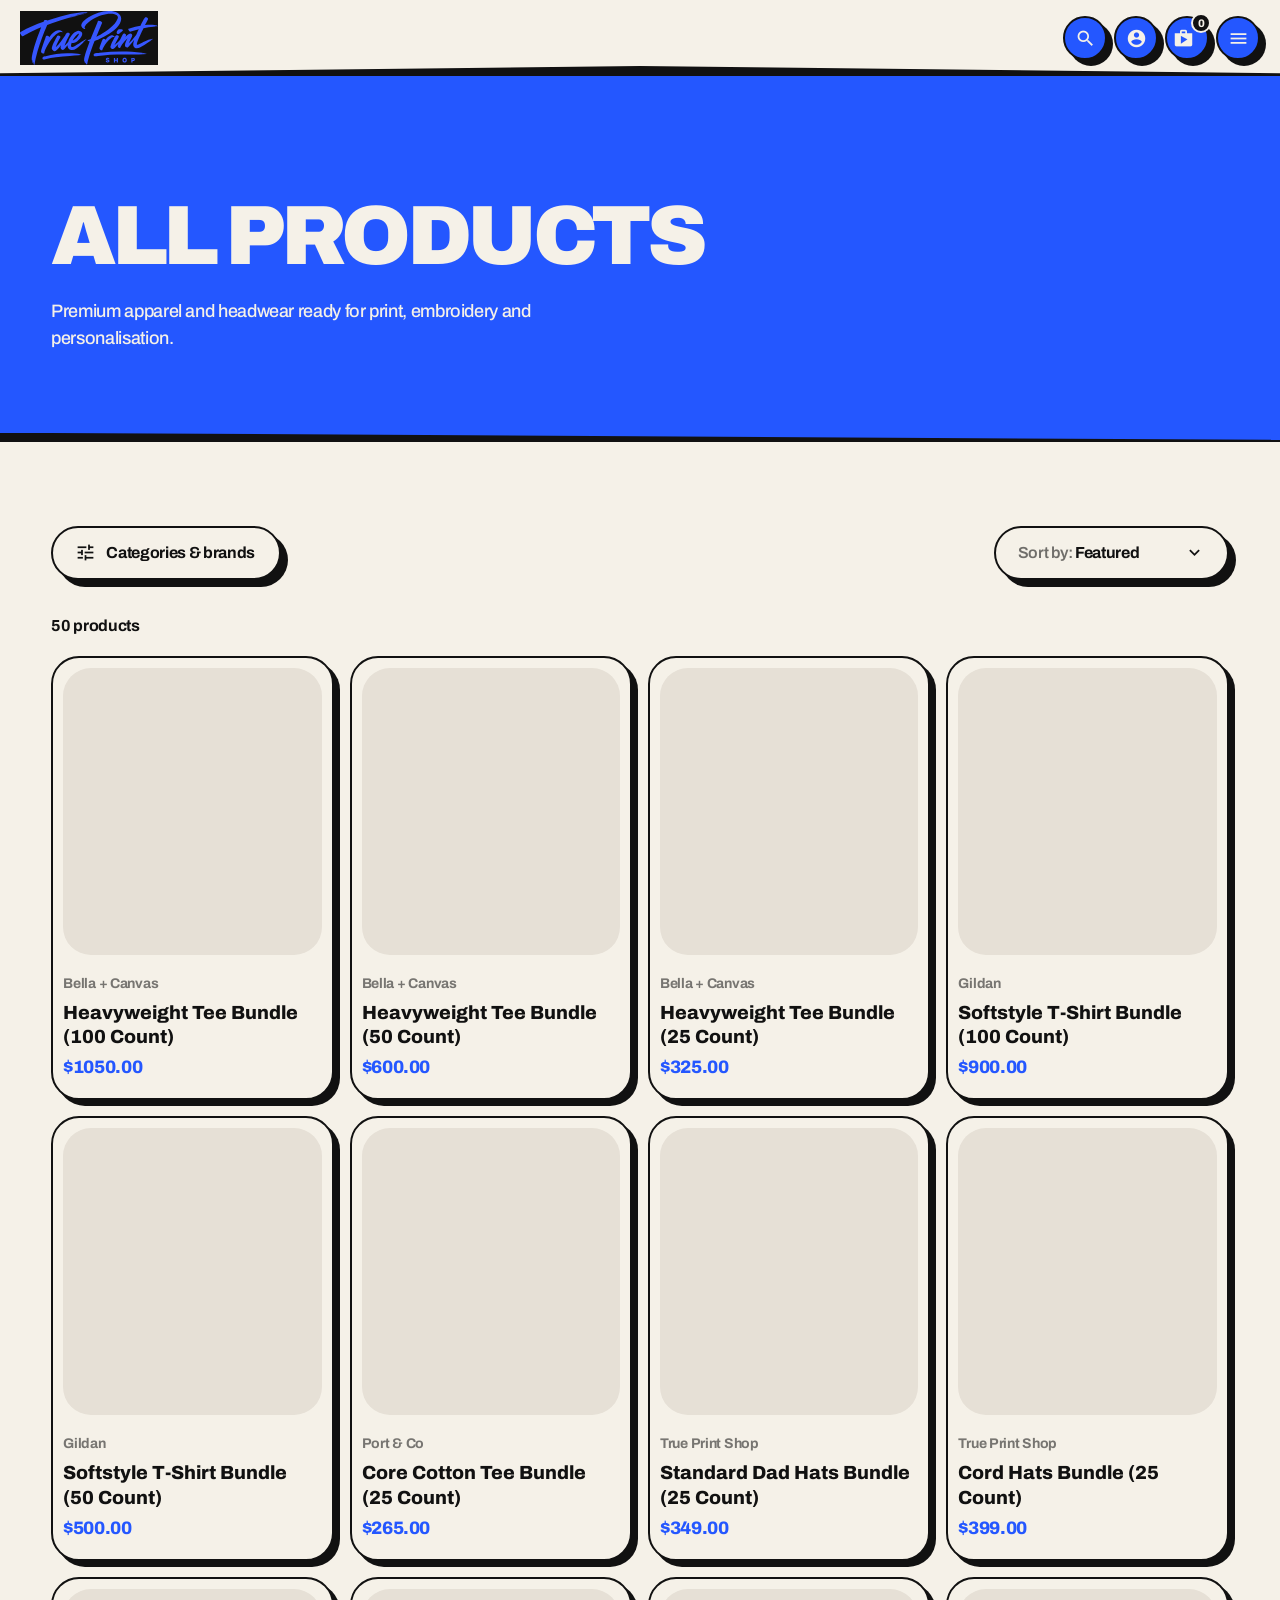
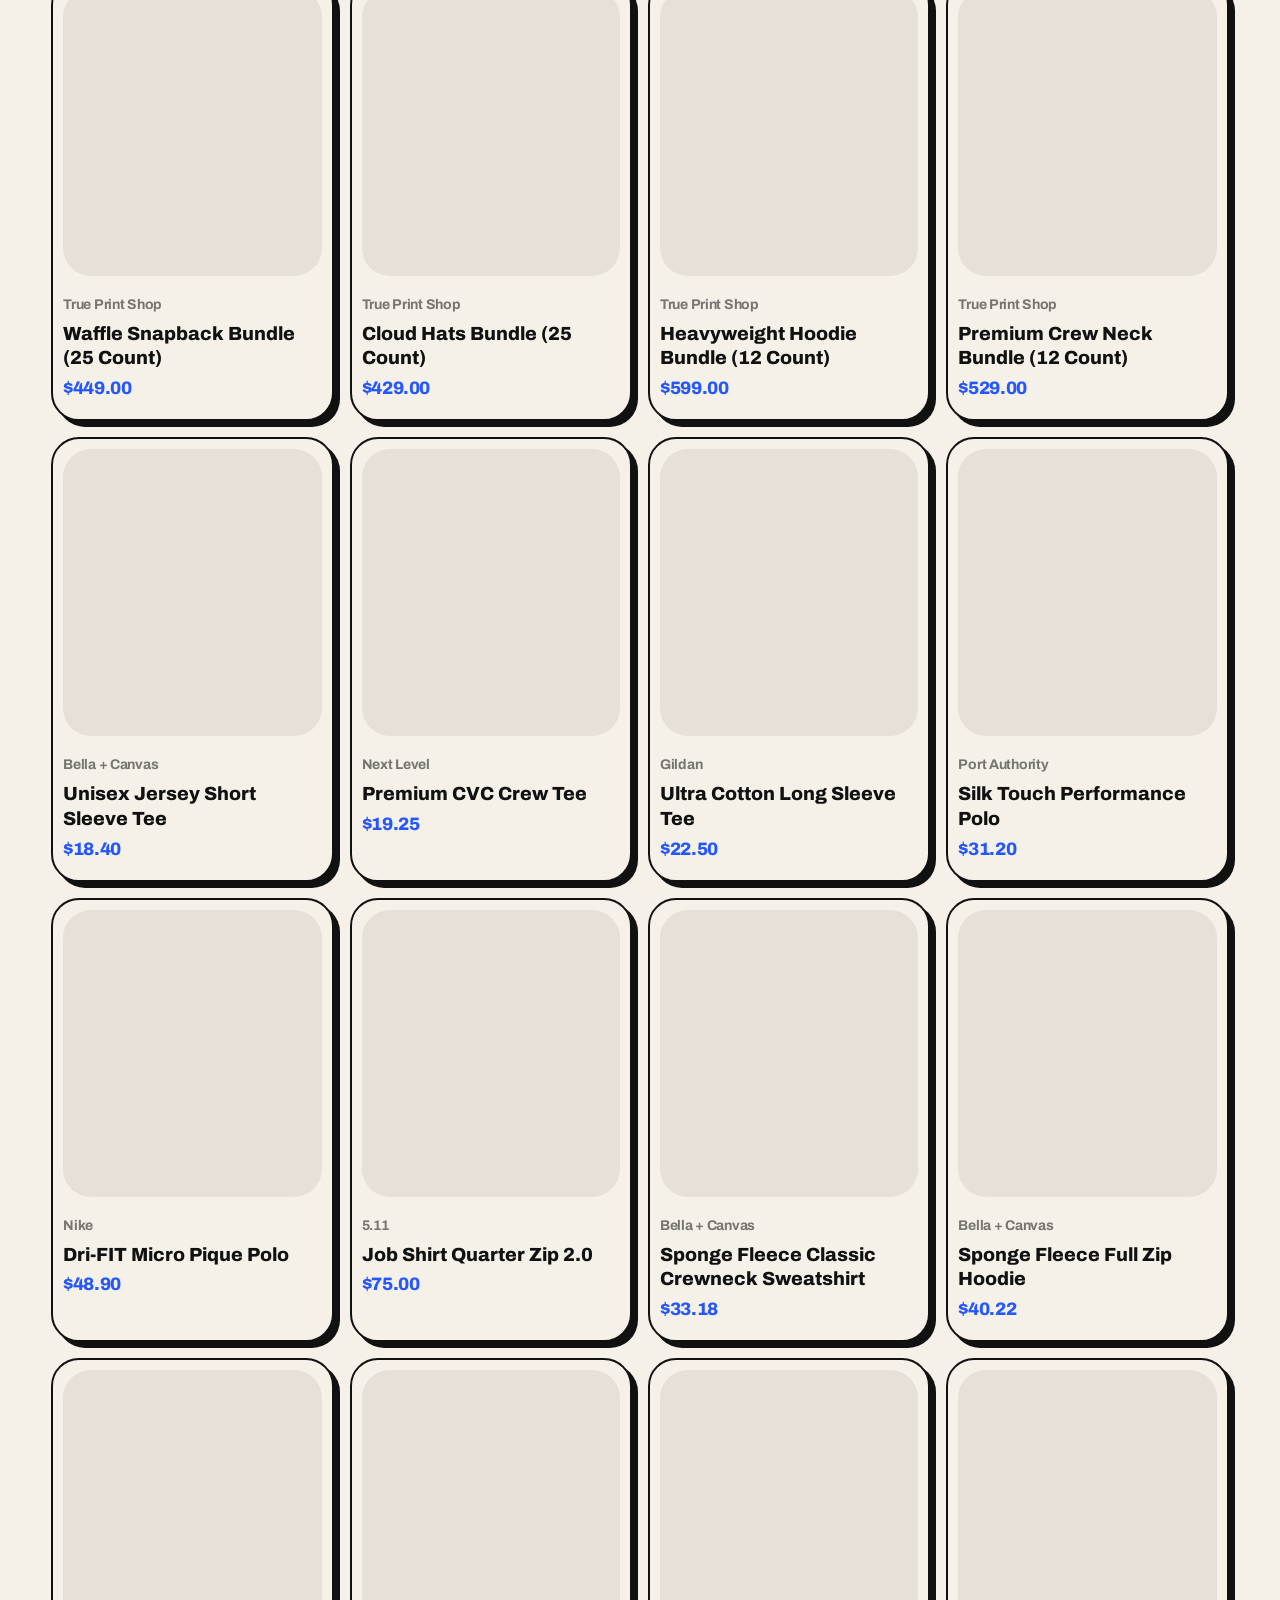
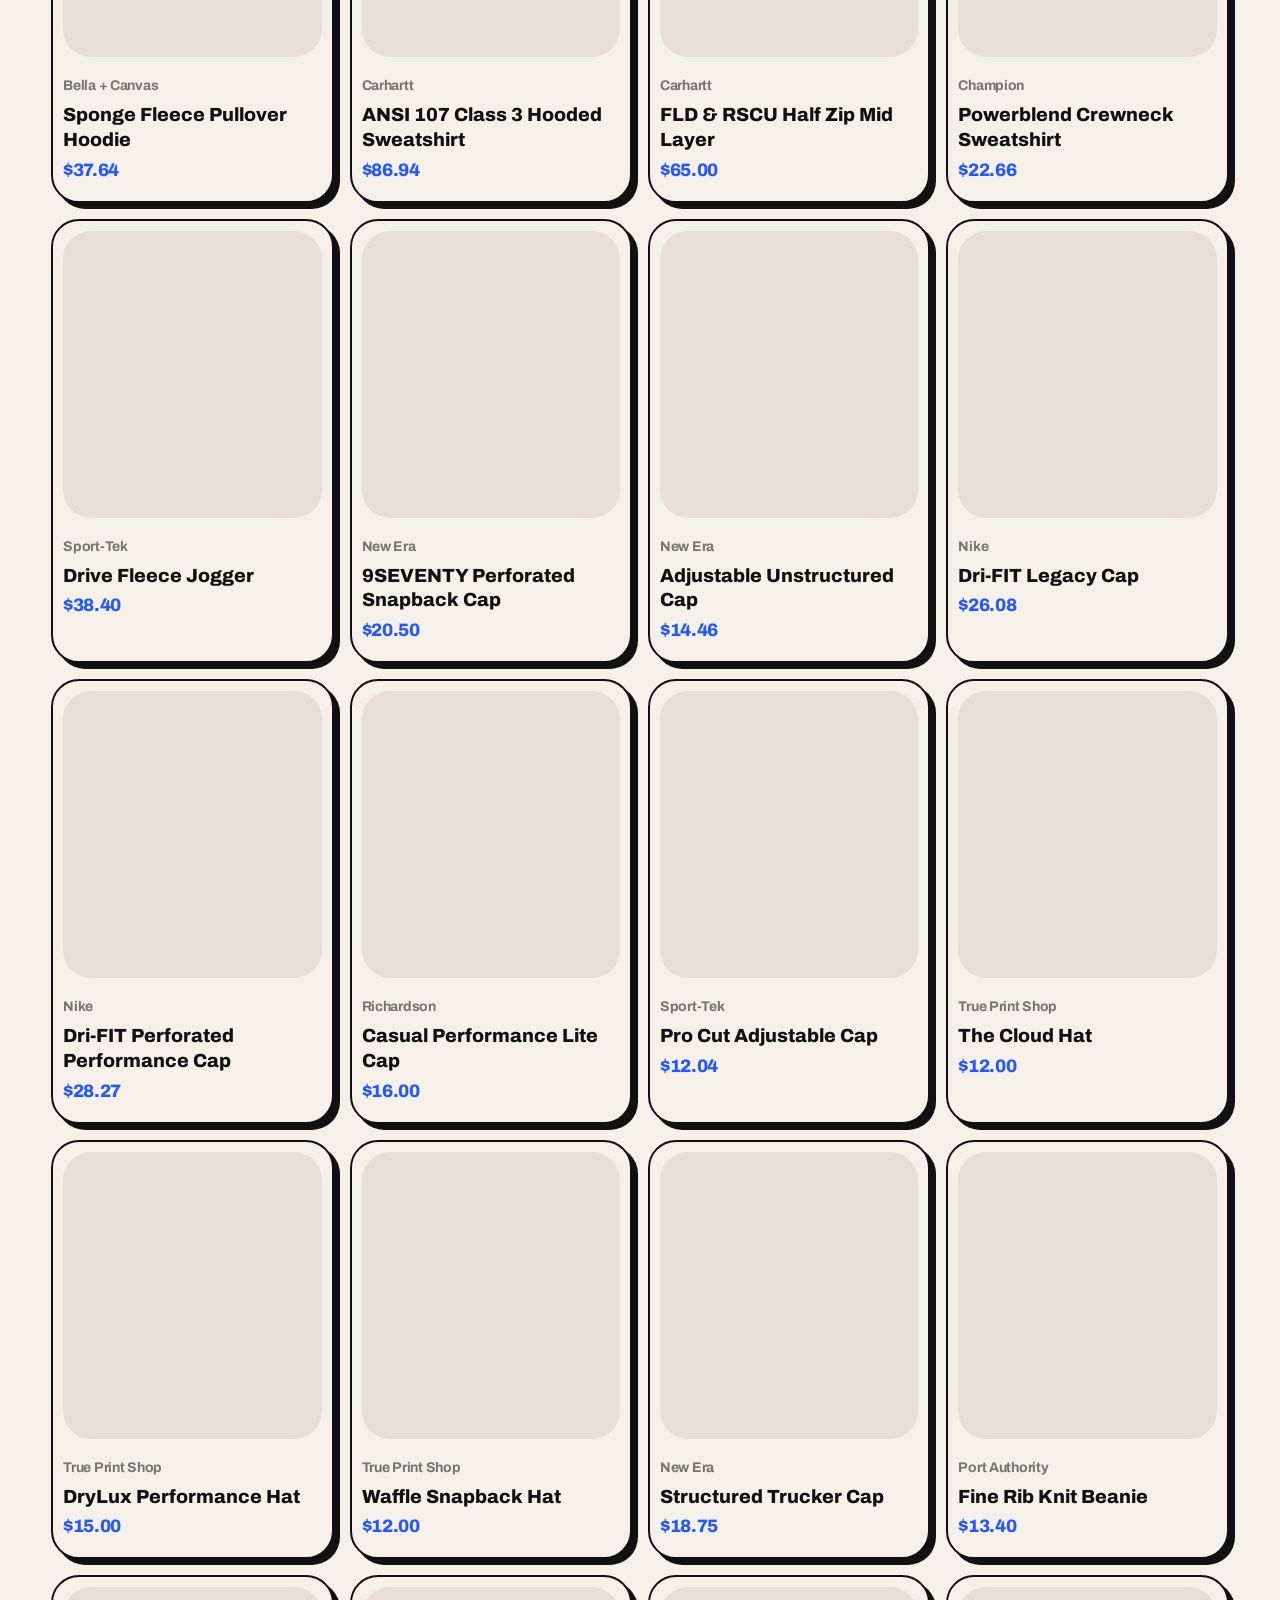
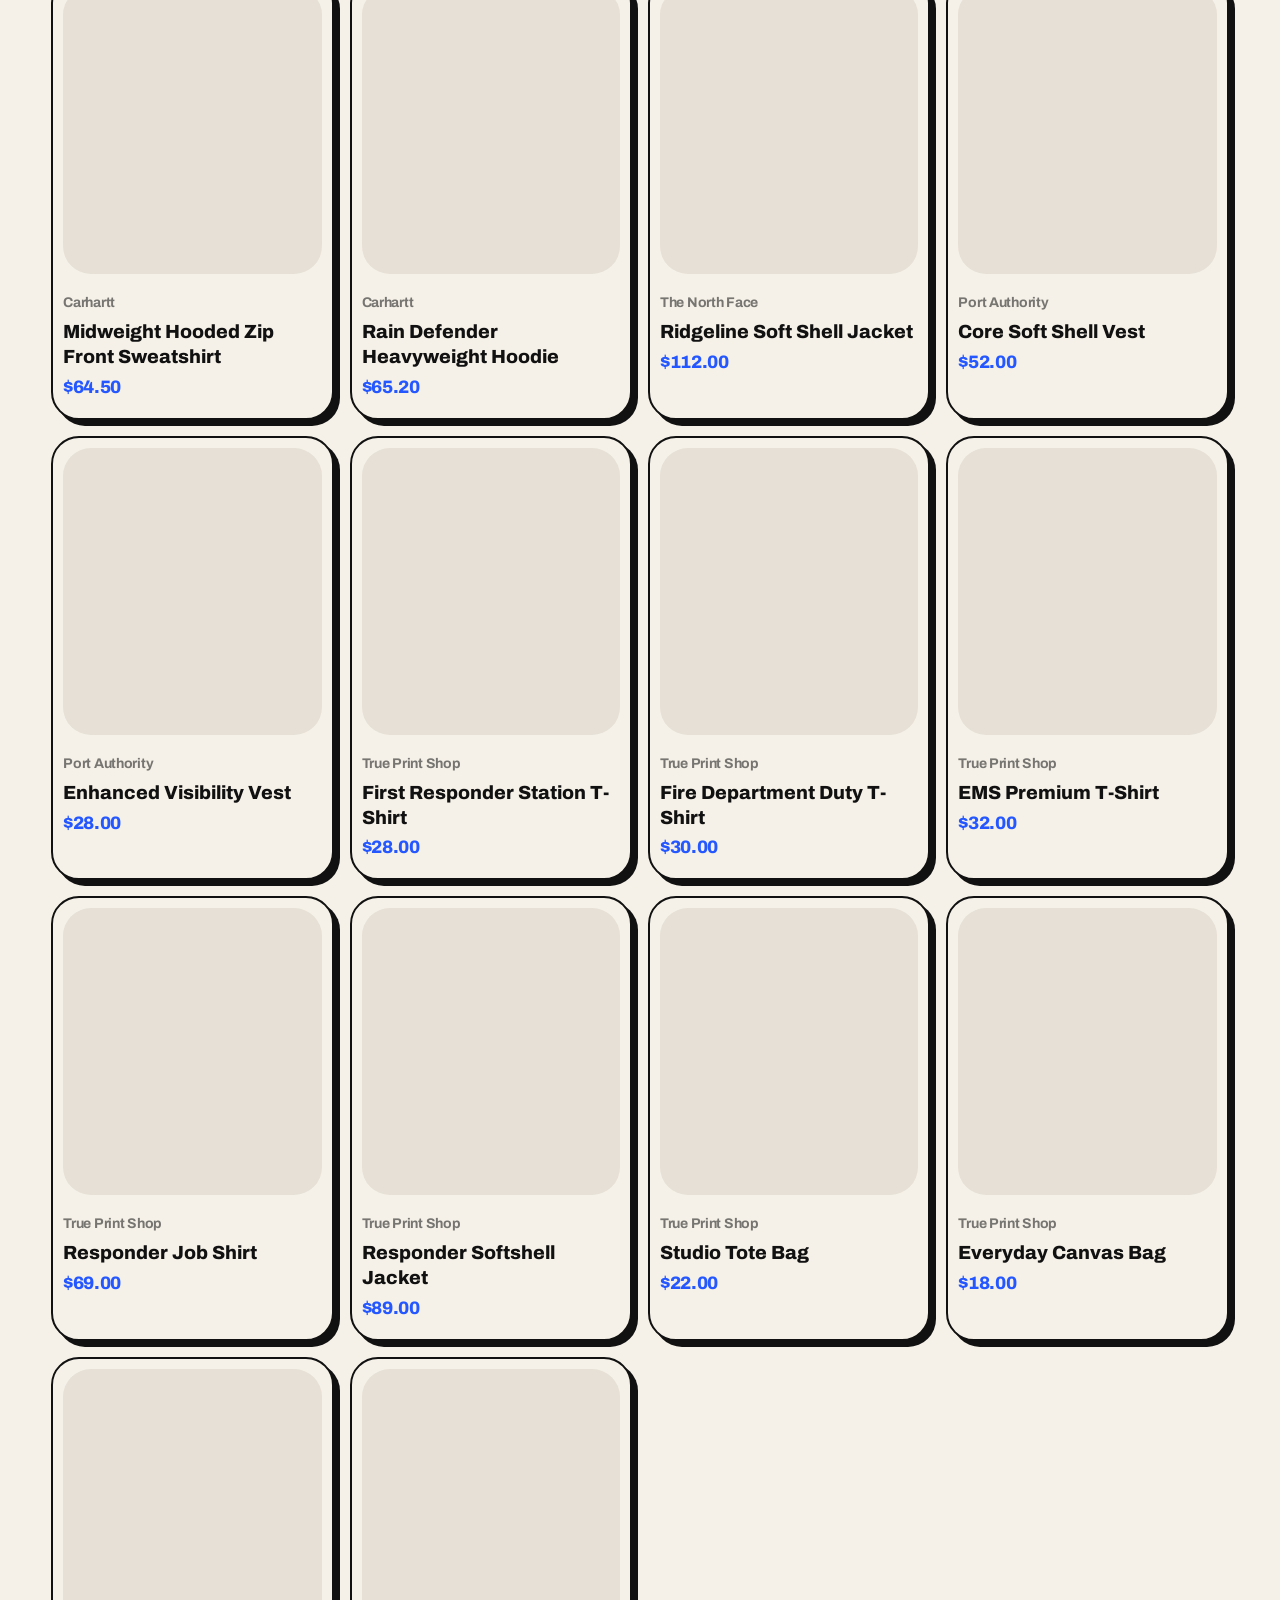
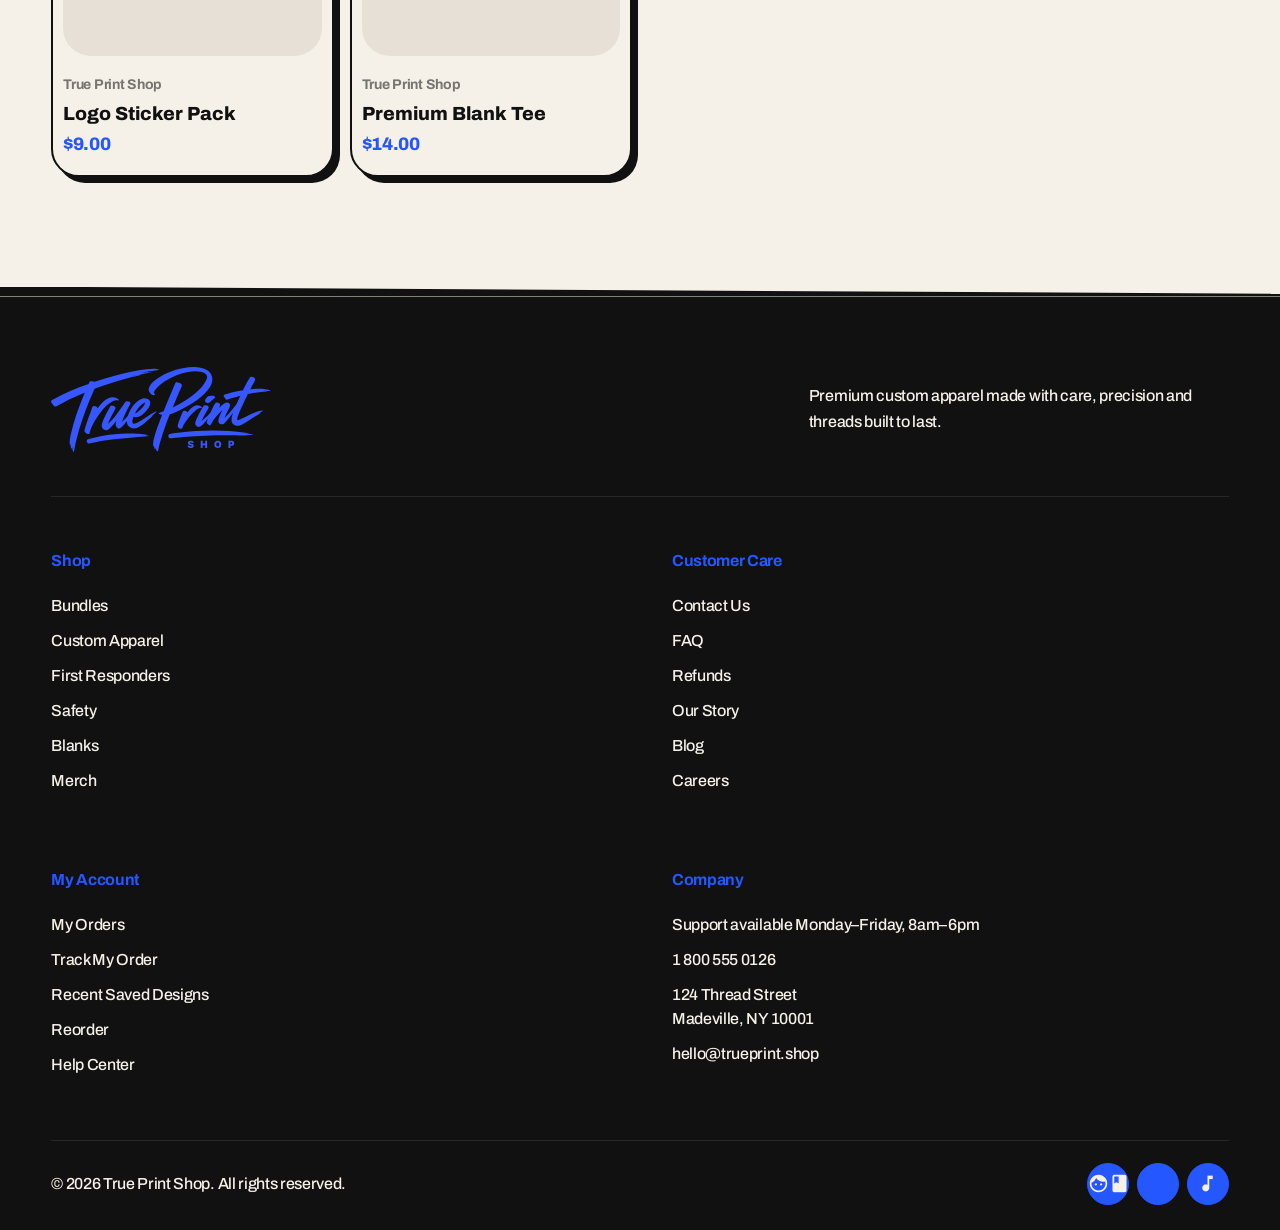
<file: collection.html>
<!doctype html><html lang="en"><head><meta charset="UTF-8"><meta name="viewport" content="width=device-width,initial-scale=1"><title>Products — True Print Shop</title><link rel="preconnect" href="https://fonts.googleapis.com"><link rel="preconnect" href="https://fonts.gstatic.com" crossorigin><link href="https://fonts.googleapis.com/css2?family=Inter:wght@500;600;700;800&display=swap" rel="stylesheet"><link href="https://fonts.googleapis.com/icon?family=Material+Icons" rel="stylesheet"><link rel="stylesheet" href="styles.css"><link rel="stylesheet" href="design-system.css"><link rel="stylesheet" href="collection.css"></head><body>
<header class="site-header">
    <a class="brand-logo" href="index.html" aria-label="True Print Shop home"><img src="assets/true-print-shop-logo.svg" alt="True Print Shop"></a>
    <nav class="desktop-nav" aria-label="Primary navigation">
      <div class="nav-item has-dropdown">
        <a href="collection.html?category=bundles">Bundles</a>
        <div class="dropdown-menu">
          <a href="collection.html?category=hat-bundles">Lifetime Hats Bundles</a>
          <a href="collection.html?category=crew-neck-bundles">Crew Neck Bundles</a>
          <a href="collection.html?category=hoodie-bundles">Hoodie Bundles</a>
          <a href="collection.html?category=t-shirt-bundles">T-Shirt Bundles</a>
        </div>
      </div>
      <div class="nav-item has-mega-dropdown">
        <a href="collection.html?category=t-shirts">Custom Apparel</a>
        <div class="dropdown-menu mega-menu">
          <div class="mega-column">
            <h3>T-Shirts</h3>
            <a href="collection.html?category=short-sleeve">Short Sleeve</a>
            <a href="collection.html?category=long-sleeve">Long Sleeve</a>
            <a href="collection.html?category=polos">Polos</a>
          </div>
          <div class="mega-column">
            <h3>Sweatshirts</h3>
            <a href="collection.html?category=hoodies">Hoodies</a>
            <a href="collection.html?category=crewnecks">Crewnecks</a>
            <a href="collection.html?category=zip-hoodies">Zip Up Hoodies</a>
            <a href="collection.html?category=quarter-zips">Quarter Zip Ups</a>
          </div>
          <div class="mega-column">
            <h3>Sweatpants</h3>
            <a href="collection.html?category=joggers">Joggers</a>
          </div>
          <div class="mega-column">
            <h3>Hats</h3>
            <a href="collection.html?category=athletic-hats">Athletic Hats</a>
            <a href="collection.html?category=beanies">Beanies</a>
            <a href="collection.html?category=fitted-hats">Fitted Hats</a>
            <a href="collection.html?category=hats">Lifetime Hats</a>
            <a href="collection.html?category=mesh-hats">Mesh</a>
            <a href="collection.html?category=snapbacks">Snapback</a>
            <a href="collection.html?category=trucker-hats">Trucker Hats</a>
          </div>
          <div class="mega-column">
            <h3>Jackets</h3>
            <a href="collection.html?category=jackets&q=jacket">Jackets</a>
            <a href="collection.html?category=jackets&q=vest">Vests</a>
          </div>
        </div>
      </div>
      <div class="nav-item has-dropdown">
        <a href="collection.html?category=first-responders">First Responders</a>
        <div class="dropdown-menu">
          <a href="collection.html?category=first-responders&q=t-shirt">First Responder T-Shirts</a>
          <a href="collection.html?category=first-responders&q=job">First Responder Job Shirts</a>
          <a href="collection.html?category=first-responders&q=sweatshirt">First Responder Sweatshirts</a>
          <a href="collection.html?category=first-responders&q=hat">First Responder Hats</a>
          <a href="collection.html?category=first-responders&q=polo">First Responder Polos</a>
          <a href="collection.html?category=first-responders&q=jacket">First Responder Jackets</a>
        </div>
      </div>
      <div class="nav-item">
        <a href="collection.html?category=safety">Safety</a>
      </div>
      <div class="nav-item has-dropdown">
        <a href="collection.html?category=blanks">Blanks</a>
        <div class="dropdown-menu">
          <a href="collection.html?category=blanks&q=tee">T-Shirts</a>
          <a href="collection.html?category=blanks&q=hoodie">Hoodies</a>
          <a href="collection.html?category=blanks&q=hat">Hats</a>
          <a href="collection.html?category=blanks&q=jacket">Jacket</a>
          <a href="collection.html?category=blanks&q=vest">Vest</a>
        </div>
      </div>
      <div class="nav-item">
        <a href="collection.html?category=merch">Merch</a>
      </div>
      <div class="nav-item">
        <a href="info.html?page=contact">Contact us</a>
      </div>
      <div class="nav-item">
        <a href="info.html?page=blog">Blog</a>
      </div>
    </nav>
    <div class="header-help"><a href="tel:+18005550126"><i class="material-icons">phone</i><span><strong>1 800 555 0126</strong><small>Talk with a real person</small></span></a><button data-chat><i class="material-icons">chat</i><span><strong>Chat Now</strong><small>Chat with a real person</small></span></button></div>
    <div class="header-tools"><button aria-label="Search"><i class="material-icons">search</i></button><button class="account-tool" aria-label="Account"><i class="material-icons">account_circle</i></button><button class="cart-tool" aria-label="Shopping cart"><i class="material-icons">shopping_bag</i><b>0</b></button><button class="menu-tool" aria-label="Open menu" aria-expanded="false"><i class="material-icons">menu</i></button></div>
  </header>
  <div class="search-panel" aria-hidden="true"><form role="search"><i class="material-icons">search</i><input type="search" placeholder="Search products, bundles and custom apparel" aria-label="Search products"><button type="button" aria-label="Close search"><i class="material-icons">close</i></button></form></div>

  <aside class="mobile-menu" aria-hidden="true">
    <div class="mobile-links"><a href="collection.html?category=bundles">Bundles<i class="material-icons">chevron_right</i></a><a href="collection.html?category=t-shirts">Custom Apparel<i class="material-icons">chevron_right</i></a><a href="collection.html?category=first-responders">First Responders<i class="material-icons">chevron_right</i></a><a href="collection.html?category=safety">Safety<i class="material-icons">chevron_right</i></a><a href="collection.html?category=blanks">Blanks<i class="material-icons">chevron_right</i></a><a href="collection.html?category=merch">Merch<i class="material-icons">chevron_right</i></a><a href="info.html?page=contact">Contact us<i class="material-icons">chevron_right</i></a><a href="info.html?page=blog">Blog<i class="material-icons">chevron_right</i></a></div>
    <a class="mobile-primary button dark" href="collection.html?category=t-shirts">Start your design<i class="material-icons">chevron_right</i></a>
    <div class="mobile-help"><a href="tel:+18005550126"><i class="material-icons">phone</i><strong>1 800 555 0126</strong><small>Talk with a real person</small></a><button data-chat><i class="material-icons">chat</i><strong>Chat Now</strong><small>Chat with a real person</small></button></div>
  </aside>

  <main class="catalog-page"><nav class="breadcrumbs"><a href="index.html">Home</a><i class="material-icons">chevron_right</i><span id="collection-crumb">Products</span></nav><header class="catalog-hero"><p class="eyebrow">True Print catalog</p><h1 id="collection-title">All products</h1><p>Premium apparel and headwear ready for print, embroidery and personalisation.</p></header><div class="catalog-toolbar"><button class="filter-toggle button light" type="button" aria-controls="catalog-filters" aria-expanded="false"><i class="material-icons">tune</i><span>Filters</span><i class="material-icons filter-arrow">arrow_upward</i></button><div class="sort-control"><span>Sort by</span><div class="sort-dropdown"><button id="sort-trigger" type="button" aria-expanded="false"><span>Featured</span><i class="material-icons">expand_more</i></button><div class="sort-menu"><button data-value="featured">Featured</button><button data-value="low">Price: Low to high</button><button data-value="high">Price: High to low</button><button data-value="az">Name: A–Z</button></div></div></div></div><div class="catalog-layout"><div class="filter-backdrop" aria-hidden="true"></div><aside class="catalog-filters" id="catalog-filters" aria-label="Product filters"><div class="filter-sheet-head"><span class="filter-handle"></span><strong>Filter products</strong><button class="filter-close" type="button" aria-label="Close filters"><i class="material-icons">close</i></button></div><div class="filter-scroll"><h2>Categories</h2><div id="category-list"></div><h2>Brands</h2><div id="brand-list"></div></div></aside><section><p id="result-count"></p><div class="catalog-grid" id="catalog-grid"></div></section></div></main>
<footer class="site-footer"><div class="footer-intro"><a class="footer-logo" href="index.html" aria-label="True Print Shop home"><img src="assets/true-print-shop-logo.svg" alt=""></a><p>Premium custom apparel made with care, precision and threads built to last.</p></div><div class="footer-grid"><div><h3>Shop</h3><a href="collection.html?category=bundles">Bundles</a><a href="collection.html?category=t-shirts">Custom Apparel</a><a href="collection.html?category=first-responders">First Responders</a><a href="collection.html?category=safety">Safety</a><a href="collection.html?category=blanks">Blanks</a><a href="collection.html?category=merch">Merch</a></div><div><h3>Customer Care</h3><a href="#">Contact Us</a><a href="#">FAQ</a><a href="#">Refunds</a><a href="#">Our Story</a><a href="#">Blog</a><a href="#">Careers</a></div><div><h3>My Account</h3><a href="#">My Orders</a><a href="#">Track My Order</a><a href="#">Recent Saved Designs</a><a href="#">Reorder</a><a href="#">Help Center</a></div><div><h3>Company</h3><p>Support available Monday–Friday, 8am–6pm</p><a href="tel:+18005550126">1 800 555 0126</a><p>124 Thread Street<br>Madeville, NY 10001</p><a href="mailto:hello@trueprint.shop">hello@trueprint.shop</a></div></div><div class="footer-bottom"><span>© 2026 True Print Shop. All rights reserved.</span><div><a href="#" aria-label="Facebook"><i class="material-icons">facebook</i></a><a href="#" aria-label="YouTube"><i class="material-icons">smart_display</i></a><a href="#" aria-label="TikTok"><i class="material-icons">music_note</i></a></div></div></footer><div class="toast"></div><script src="catalog-data.js"></script><script src="script.js"></script><script src="collection.js"></script></body></html>
</file>
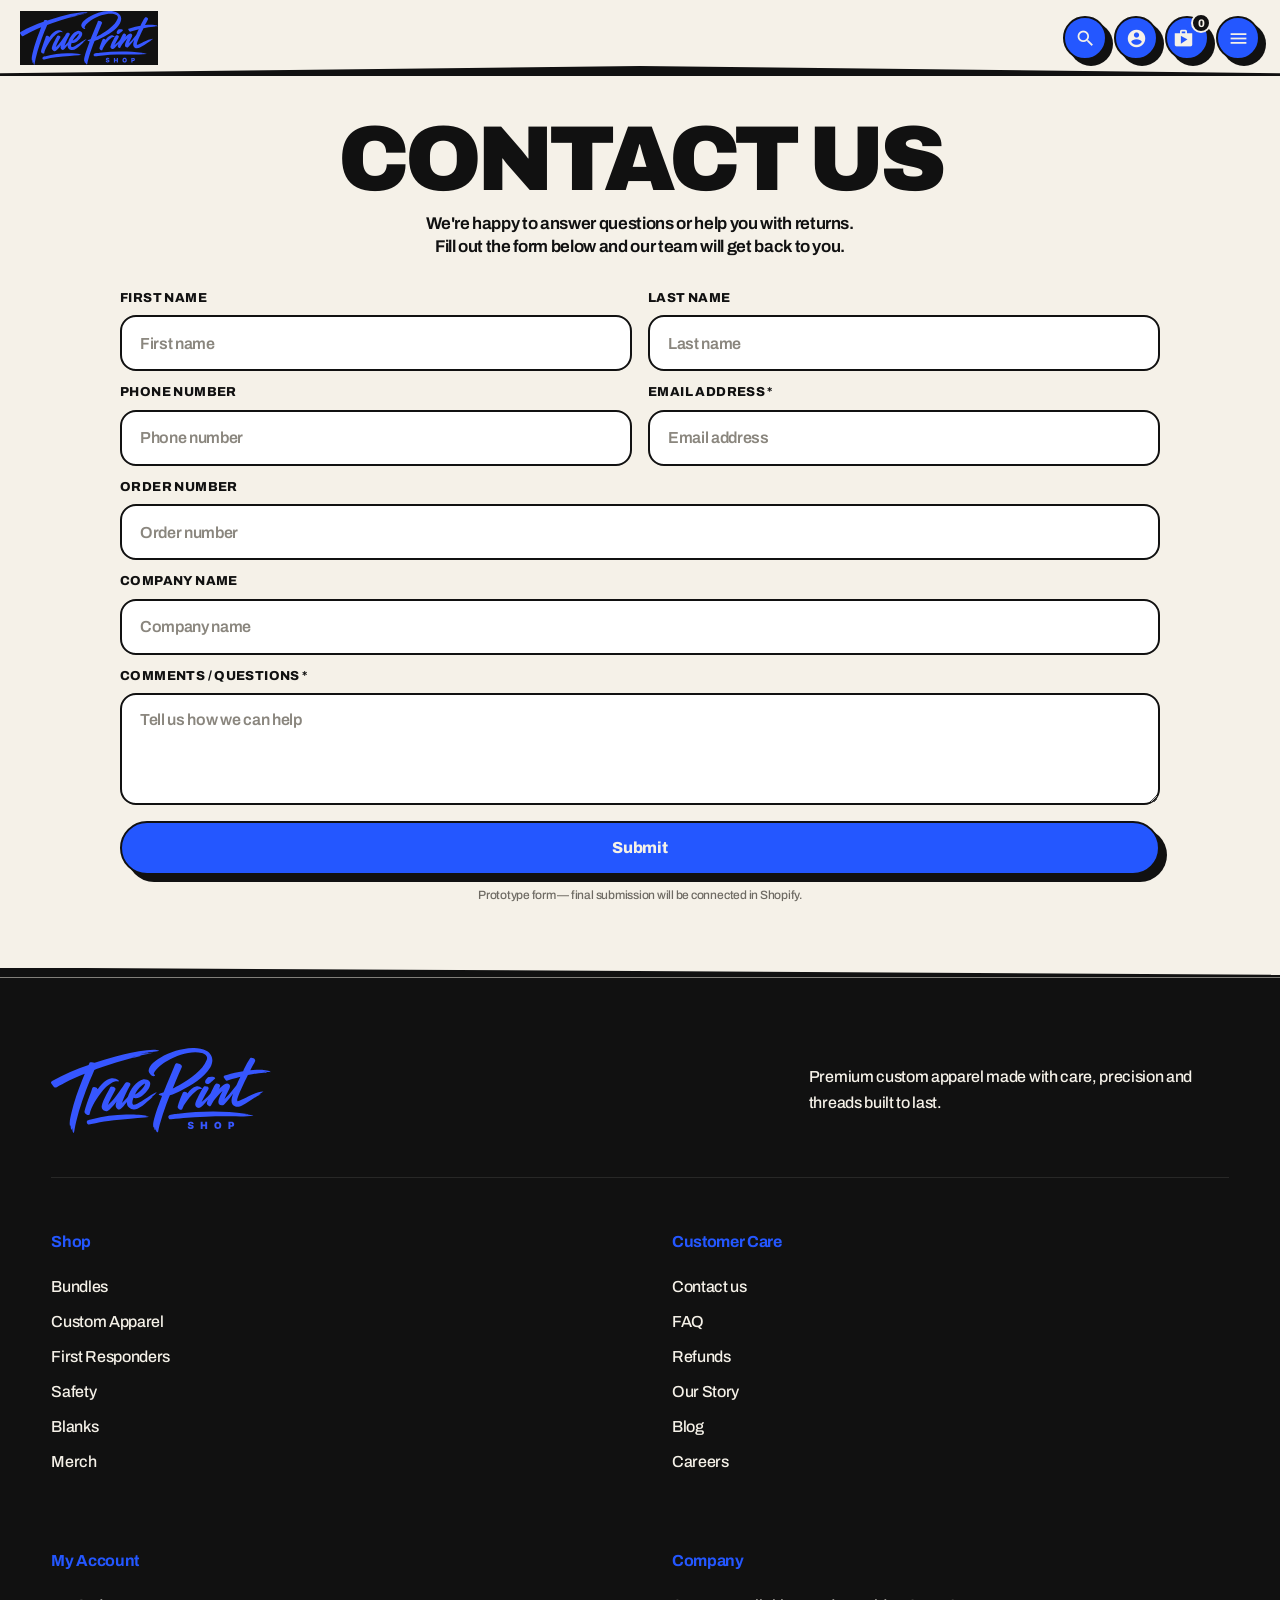
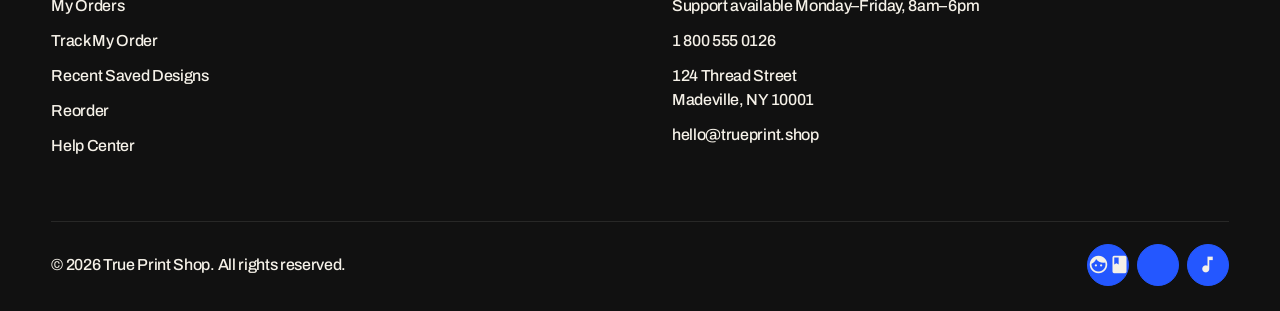
<file: contact.html>
<!doctype html><html lang="en"><head><meta charset="UTF-8"><meta name="viewport" content="width=device-width,initial-scale=1"><title>Contact us | True Print Shop</title><link href="https://fonts.googleapis.com/css2?family=Inter:wght@500;600;700;800&display=swap" rel="stylesheet"><link href="https://fonts.googleapis.com/icon?family=Material+Icons" rel="stylesheet"><link rel="stylesheet" href="styles.css"><link rel="stylesheet" href="design-system.css"><link rel="stylesheet" href="contact.css"></head><body><header class="site-header">
<a class="brand-logo" href="index.html" aria-label="True Print Shop home"><img src="assets/true-print-shop-logo.svg" alt="True Print Shop"></a>
<nav class="desktop-nav" aria-label="Primary navigation">
<div class="nav-item has-dropdown"><a href="collection.html?category=bundles">Bundles</a><div class="dropdown-menu"><a href="collection.html?category=hat-bundles">Lifetime Hats Bundles</a><a href="collection.html?category=crew-neck-bundles">Crew Neck Bundles</a><a href="collection.html?category=hoodie-bundles">Hoodie Bundles</a><a href="collection.html?category=t-shirt-bundles">T-Shirt Bundles</a></div></div>
<div class="nav-item has-mega-dropdown"><a href="collection.html?category=t-shirts">Custom Apparel</a><div class="dropdown-menu mega-menu"><div class="mega-column"><h3>T-Shirts</h3><a href="collection.html?category=short-sleeve">Short Sleeve</a><a href="collection.html?category=long-sleeve">Long Sleeve</a><a href="collection.html?category=polos">Polos</a></div><div class="mega-column"><h3>Sweatshirts</h3><a href="collection.html?category=hoodies">Hoodies</a><a href="collection.html?category=crewnecks">Crewnecks</a><a href="collection.html?category=zip-hoodies">Zip Up Hoodies</a><a href="collection.html?category=quarter-zips">Quarter Zip Ups</a></div><div class="mega-column"><h3>Sweatpants</h3><a href="collection.html?category=joggers">Joggers</a></div><div class="mega-column"><h3>Hats</h3><a href="collection.html?category=athletic-hats">Athletic Hats</a><a href="collection.html?category=beanies">Beanies</a><a href="collection.html?category=fitted-hats">Fitted Hats</a><a href="collection.html?category=hats">Lifetime Hats</a><a href="collection.html?category=mesh-hats">Mesh</a><a href="collection.html?category=snapbacks">Snapback</a><a href="collection.html?category=trucker-hats">Trucker Hats</a></div><div class="mega-column"><h3>Jackets</h3><a href="collection.html?category=jackets&q=jacket">Jackets</a><a href="collection.html?category=jackets&q=vest">Vests</a></div></div></div>
<div class="nav-item has-dropdown"><a href="collection.html?category=first-responders">First Responders</a><div class="dropdown-menu"><a href="collection.html?category=first-responders&q=t-shirt">First Responder T-Shirts</a><a href="collection.html?category=first-responders&q=job">First Responder Job Shirts</a><a href="collection.html?category=first-responders&q=sweatshirt">First Responder Sweatshirts</a><a href="collection.html?category=first-responders&q=hat">First Responder Hats</a><a href="collection.html?category=first-responders&q=polo">First Responder Polos</a><a href="collection.html?category=first-responders&q=jacket">First Responder Jackets</a></div></div>
<div class="nav-item"><a href="collection.html?category=safety">Safety</a></div><div class="nav-item has-dropdown"><a href="collection.html?category=blanks">Blanks</a><div class="dropdown-menu"><a href="collection.html?category=blanks&q=tee">T-Shirts</a><a href="collection.html?category=blanks&q=hoodie">Hoodies</a><a href="collection.html?category=blanks&q=hat">Hats</a><a href="collection.html?category=blanks&q=jacket">Jacket</a><a href="collection.html?category=blanks&q=vest">Vest</a></div></div><div class="nav-item"><a href="collection.html?category=merch">Merch</a></div><div class="nav-item"><a href="contact.html">Contact us</a></div><div class="nav-item"><a href="info.html?page=blog">Blog</a></div>
</nav>
<div class="header-help"><a href="tel:+18005550126"><i class="material-icons">phone</i><span><strong>1 800 555 0126</strong><small>Talk with a real person</small></span></a><button data-chat><i class="material-icons">chat</i><span><strong>Chat Now</strong><small>Chat with a real person</small></span></button></div>
<div class="header-tools"><button aria-label="Search"><i class="material-icons">search</i></button><button class="account-tool" aria-label="Account"><i class="material-icons">account_circle</i></button><button class="cart-tool" aria-label="Shopping cart"><i class="material-icons">shopping_bag</i><b>0</b></button><button class="menu-tool" aria-label="Open menu" aria-expanded="false"><i class="material-icons">menu</i></button></div></header>
<div class="search-panel" aria-hidden="true"><form role="search"><i class="material-icons">search</i><input type="search" placeholder="Search products, bundles and custom apparel" aria-label="Search products"><button type="button" aria-label="Close search"><i class="material-icons">close</i></button></form></div>
<aside class="mobile-menu" aria-hidden="true"><div class="mobile-links"><a href="collection.html?category=bundles">Bundles<i class="material-icons">chevron_right</i></a><a href="collection.html?category=t-shirts">Custom Apparel<i class="material-icons">chevron_right</i></a><a href="collection.html?category=first-responders">First Responders<i class="material-icons">chevron_right</i></a><a href="collection.html?category=safety">Safety<i class="material-icons">chevron_right</i></a><a href="collection.html?category=blanks">Blanks<i class="material-icons">chevron_right</i></a><a href="collection.html?category=merch">Merch<i class="material-icons">chevron_right</i></a><a href="contact.html">Contact us<i class="material-icons">chevron_right</i></a><a href="info.html?page=blog">Blog<i class="material-icons">chevron_right</i></a></div></aside>
<main class="contact-page"><div class="contact-wrap"><div class="contact-intro"><h1>Contact us</h1><p>We're happy to answer questions or help you with returns. Fill out the form below and our team will get back to you.</p></div><form class="contact-form" id="contact-form"><div class="contact-field"><label for="first-name">First name</label><input id="first-name" name="firstName" type="text" autocomplete="given-name" placeholder="First name"></div><div class="contact-field"><label for="last-name">Last name</label><input id="last-name" name="lastName" type="text" autocomplete="family-name" placeholder="Last name"></div><div class="contact-field"><label for="phone">Phone number</label><input id="phone" name="phone" type="tel" autocomplete="tel" placeholder="Phone number"></div><div class="contact-field"><label for="email">Email address *</label><input id="email" name="email" type="email" autocomplete="email" placeholder="Email address" required></div><div class="contact-field full"><label for="order-number">Order number</label><input id="order-number" name="orderNumber" type="text" placeholder="Order number"></div><div class="contact-field full"><label for="company-name">Company name</label><input id="company-name" name="companyName" type="text" autocomplete="organization" placeholder="Company name"></div><div class="contact-field full"><label for="comments">Comments / Questions *</label><textarea id="comments" name="comments" placeholder="Tell us how we can help" required></textarea></div><button class="contact-submit button primary" type="submit">Submit</button><p class="contact-note">Prototype form — final submission will be connected in Shopify.</p></form></div></main>
<footer class="site-footer"><div class="footer-intro"><a class="footer-logo" href="index.html" aria-label="True Print Shop home"><img src="assets/true-print-shop-logo.svg" alt=""></a><p>Premium custom apparel made with care, precision and threads built to last.</p></div><div class="footer-grid"><div><h3>Shop</h3><a href="collection.html?category=bundles">Bundles</a><a href="collection.html?category=t-shirts">Custom Apparel</a><a href="collection.html?category=first-responders">First Responders</a><a href="collection.html?category=safety">Safety</a><a href="collection.html?category=blanks">Blanks</a><a href="collection.html?category=merch">Merch</a></div><div><h3>Customer Care</h3><a href="contact.html">Contact us</a><a href="info.html?page=faq">FAQ</a><a href="info.html?page=refunds">Refunds</a><a href="info.html?page=about">Our Story</a><a href="info.html?page=blog">Blog</a><a href="info.html?page=careers">Careers</a></div><div><h3>My Account</h3><a href="#">My Orders</a><a href="#">Track My Order</a><a href="#">Recent Saved Designs</a><a href="#">Reorder</a><a href="#">Help Center</a></div><div><h3>Company</h3><p>Support available Monday–Friday, 8am–6pm</p><a href="tel:+18005550126">1 800 555 0126</a><p>124 Thread Street<br>Madeville, NY 10001</p><a href="mailto:hello@trueprint.shop">hello@trueprint.shop</a></div></div><div class="footer-bottom"><span>© 2026 True Print Shop. All rights reserved.</span><div><a href="#" aria-label="Facebook"><i class="material-icons">facebook</i></a><a href="#" aria-label="YouTube"><i class="material-icons">smart_display</i></a><a href="#" aria-label="TikTok"><i class="material-icons">music_note</i></a></div></div></footer><div class="toast" role="status" aria-live="polite"></div><script src="script.js"></script><script src="contact.js"></script></body></html>
</file>
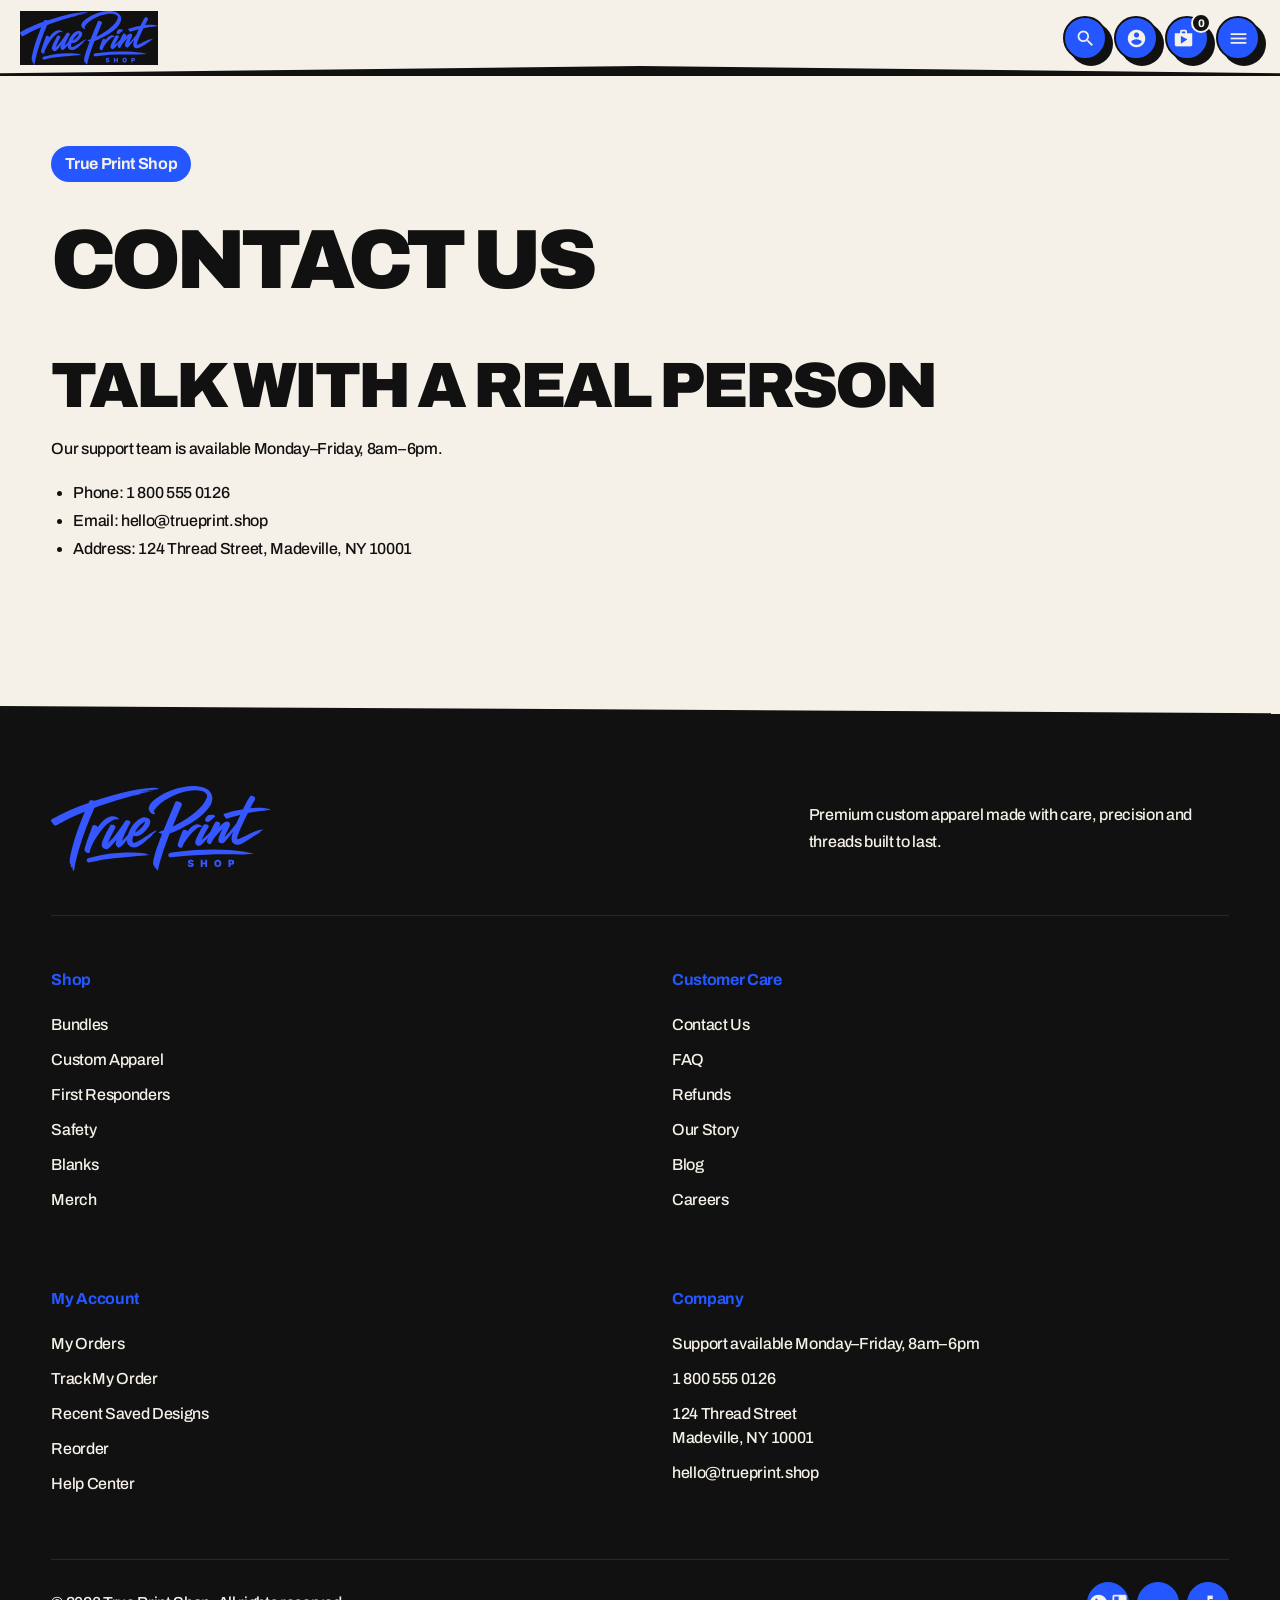
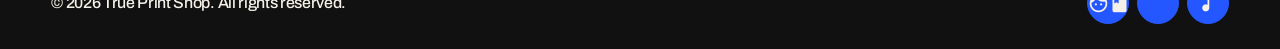
<file: info.html>
<!doctype html><html lang="en"><head><meta charset="UTF-8"><meta name="viewport" content="width=device-width,initial-scale=1"><title>True Print Shop</title><link href="https://fonts.googleapis.com/css2?family=Inter:wght@500;600;700;800&display=swap" rel="stylesheet"><link href="https://fonts.googleapis.com/icon?family=Material+Icons" rel="stylesheet"><link rel="stylesheet" href="styles.css"><link rel="stylesheet" href="design-system.css"><style>.info-page{min-height:70vh;padding:70px var(--space-page) 120px}.info-wrap{max-width:900px}.info-page h1{font-size:clamp(56px,8vw,110px);line-height:.95;letter-spacing:-.06em;margin:18px 0 48px}.info-content h2{font-size:30px;margin:46px 0 14px}.info-content p,.info-content li{font-size:16px;line-height:1.75}.info-content ul{padding-left:22px}</style></head><body><header class="site-header">
    <a class="brand-logo" href="index.html" aria-label="True Print Shop home"><img src="assets/true-print-shop-logo.svg" alt="True Print Shop"></a>
    <nav class="desktop-nav" aria-label="Primary navigation">
      <div class="nav-item has-dropdown">
        <a href="collection.html?category=bundles">Bundles</a>
        <div class="dropdown-menu">
          <a href="collection.html?category=hat-bundles">Lifetime Hats Bundles</a>
          <a href="collection.html?category=crew-neck-bundles">Crew Neck Bundles</a>
          <a href="collection.html?category=hoodie-bundles">Hoodie Bundles</a>
          <a href="collection.html?category=t-shirt-bundles">T-Shirt Bundles</a>
        </div>
      </div>
      <div class="nav-item has-mega-dropdown">
        <a href="collection.html?category=t-shirts">Custom Apparel</a>
        <div class="dropdown-menu mega-menu">
          <div class="mega-column">
            <h3>T-Shirts</h3>
            <a href="collection.html?category=short-sleeve">Short Sleeve</a>
            <a href="collection.html?category=long-sleeve">Long Sleeve</a>
            <a href="collection.html?category=polos">Polos</a>
          </div>
          <div class="mega-column">
            <h3>Sweatshirts</h3>
            <a href="collection.html?category=hoodies">Hoodies</a>
            <a href="collection.html?category=crewnecks">Crewnecks</a>
            <a href="collection.html?category=zip-hoodies">Zip Up Hoodies</a>
            <a href="collection.html?category=quarter-zips">Quarter Zip Ups</a>
          </div>
          <div class="mega-column">
            <h3>Sweatpants</h3>
            <a href="collection.html?category=joggers">Joggers</a>
          </div>
          <div class="mega-column">
            <h3>Hats</h3>
            <a href="collection.html?category=athletic-hats">Athletic Hats</a>
            <a href="collection.html?category=beanies">Beanies</a>
            <a href="collection.html?category=fitted-hats">Fitted Hats</a>
            <a href="collection.html?category=hats">Lifetime Hats</a>
            <a href="collection.html?category=mesh-hats">Mesh</a>
            <a href="collection.html?category=snapbacks">Snapback</a>
            <a href="collection.html?category=trucker-hats">Trucker Hats</a>
          </div>
          <div class="mega-column">
            <h3>Jackets</h3>
            <a href="collection.html?category=jackets&q=jacket">Jackets</a>
            <a href="collection.html?category=jackets&q=vest">Vests</a>
          </div>
        </div>
      </div>
      <div class="nav-item has-dropdown">
        <a href="collection.html?category=first-responders">First Responders</a>
        <div class="dropdown-menu">
          <a href="collection.html?category=first-responders&q=t-shirt">First Responder T-Shirts</a>
          <a href="collection.html?category=first-responders&q=job">First Responder Job Shirts</a>
          <a href="collection.html?category=first-responders&q=sweatshirt">First Responder Sweatshirts</a>
          <a href="collection.html?category=first-responders&q=hat">First Responder Hats</a>
          <a href="collection.html?category=first-responders&q=polo">First Responder Polos</a>
          <a href="collection.html?category=first-responders&q=jacket">First Responder Jackets</a>
        </div>
      </div>
      <div class="nav-item">
        <a href="collection.html?category=safety">Safety</a>
      </div>
      <div class="nav-item has-dropdown">
        <a href="collection.html?category=blanks">Blanks</a>
        <div class="dropdown-menu">
          <a href="collection.html?category=blanks&q=tee">T-Shirts</a>
          <a href="collection.html?category=blanks&q=hoodie">Hoodies</a>
          <a href="collection.html?category=blanks&q=hat">Hats</a>
          <a href="collection.html?category=blanks&q=jacket">Jacket</a>
          <a href="collection.html?category=blanks&q=vest">Vest</a>
        </div>
      </div>
      <div class="nav-item">
        <a href="collection.html?category=merch">Merch</a>
      </div>
      <div class="nav-item">
        <a href="info.html?page=contact">Contact us</a>
      </div>
      <div class="nav-item">
        <a href="info.html?page=blog">Blog</a>
      </div>
    </nav>
    <div class="header-help"><a href="tel:+18005550126"><i class="material-icons">phone</i><span><strong>1 800 555 0126</strong><small>Talk with a real person</small></span></a><button data-chat><i class="material-icons">chat</i><span><strong>Chat Now</strong><small>Chat with a real person</small></span></button></div>
    <div class="header-tools"><button aria-label="Search"><i class="material-icons">search</i></button><button class="account-tool" aria-label="Account"><i class="material-icons">account_circle</i></button><button class="cart-tool" aria-label="Shopping cart"><i class="material-icons">shopping_bag</i><b>0</b></button><button class="menu-tool" aria-label="Open menu" aria-expanded="false"><i class="material-icons">menu</i></button></div>
  </header>
  <div class="search-panel" aria-hidden="true"><form role="search"><i class="material-icons">search</i><input type="search" placeholder="Search products, bundles and custom apparel" aria-label="Search products"><button type="button" aria-label="Close search"><i class="material-icons">close</i></button></form></div>

  <aside class="mobile-menu" aria-hidden="true">
    <div class="mobile-links"><a href="collection.html?category=bundles">Bundles<i class="material-icons">chevron_right</i></a><a href="collection.html?category=t-shirts">Custom Apparel<i class="material-icons">chevron_right</i></a><a href="collection.html?category=first-responders">First Responders<i class="material-icons">chevron_right</i></a><a href="collection.html?category=safety">Safety<i class="material-icons">chevron_right</i></a><a href="collection.html?category=blanks">Blanks<i class="material-icons">chevron_right</i></a><a href="collection.html?category=merch">Merch<i class="material-icons">chevron_right</i></a><a href="info.html?page=contact">Contact us<i class="material-icons">chevron_right</i></a><a href="info.html?page=blog">Blog<i class="material-icons">chevron_right</i></a></div>
    <a class="mobile-primary button dark" href="collection.html?category=t-shirts">Start your design<i class="material-icons">chevron_right</i></a>
    <div class="mobile-help"><a href="tel:+18005550126"><i class="material-icons">phone</i><strong>1 800 555 0126</strong><small>Talk with a real person</small></a><button data-chat><i class="material-icons">chat</i><strong>Chat Now</strong><small>Chat with a real person</small></button></div>
  </aside>

  <main class="info-page"><div class="info-wrap"><p class="eyebrow">True Print Shop</p><h1 id="info-title">Customer care</h1><div class="info-content" id="info-content"></div></div></main><footer class="site-footer"><div class="footer-intro"><a class="footer-logo" href="index.html" aria-label="True Print Shop home"><img src="assets/true-print-shop-logo.svg" alt=""></a><p>Premium custom apparel made with care, precision and threads built to last.</p></div><div class="footer-grid"><div><h3>Shop</h3><a href="collection.html?category=bundles">Bundles</a><a href="collection.html?category=t-shirts">Custom Apparel</a><a href="collection.html?category=first-responders">First Responders</a><a href="collection.html?category=safety">Safety</a><a href="collection.html?category=blanks">Blanks</a><a href="collection.html?category=merch">Merch</a></div><div><h3>Customer Care</h3><a href="#">Contact Us</a><a href="#">FAQ</a><a href="#">Refunds</a><a href="#">Our Story</a><a href="#">Blog</a><a href="#">Careers</a></div><div><h3>My Account</h3><a href="#">My Orders</a><a href="#">Track My Order</a><a href="#">Recent Saved Designs</a><a href="#">Reorder</a><a href="#">Help Center</a></div><div><h3>Company</h3><p>Support available Monday–Friday, 8am–6pm</p><a href="tel:+18005550126">1 800 555 0126</a><p>124 Thread Street<br>Madeville, NY 10001</p><a href="mailto:hello@trueprint.shop">hello@trueprint.shop</a></div></div><div class="footer-bottom"><span>© 2026 True Print Shop. All rights reserved.</span><div><a href="#" aria-label="Facebook"><i class="material-icons">facebook</i></a><a href="#" aria-label="YouTube"><i class="material-icons">smart_display</i></a><a href="#" aria-label="TikTok"><i class="material-icons">music_note</i></a></div></div></footer><script src="info.js"></script></body></html>
</file>
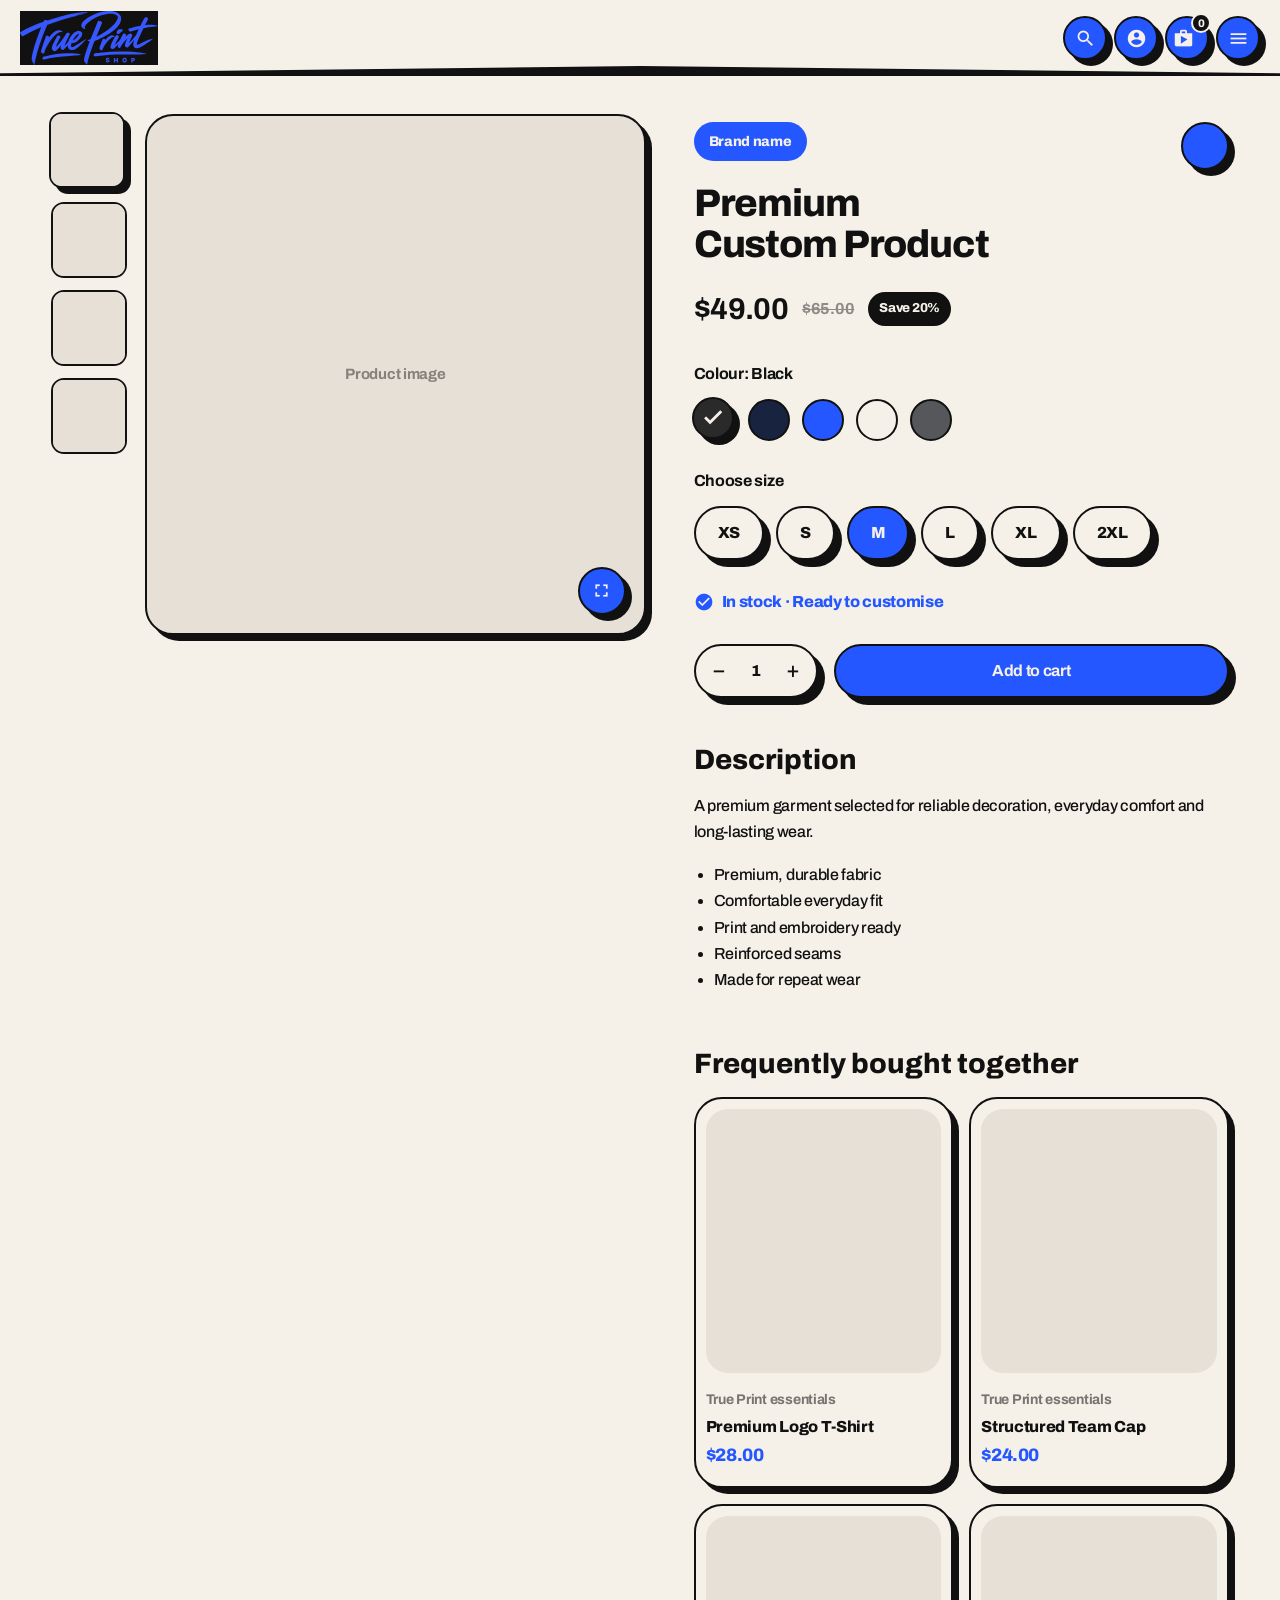
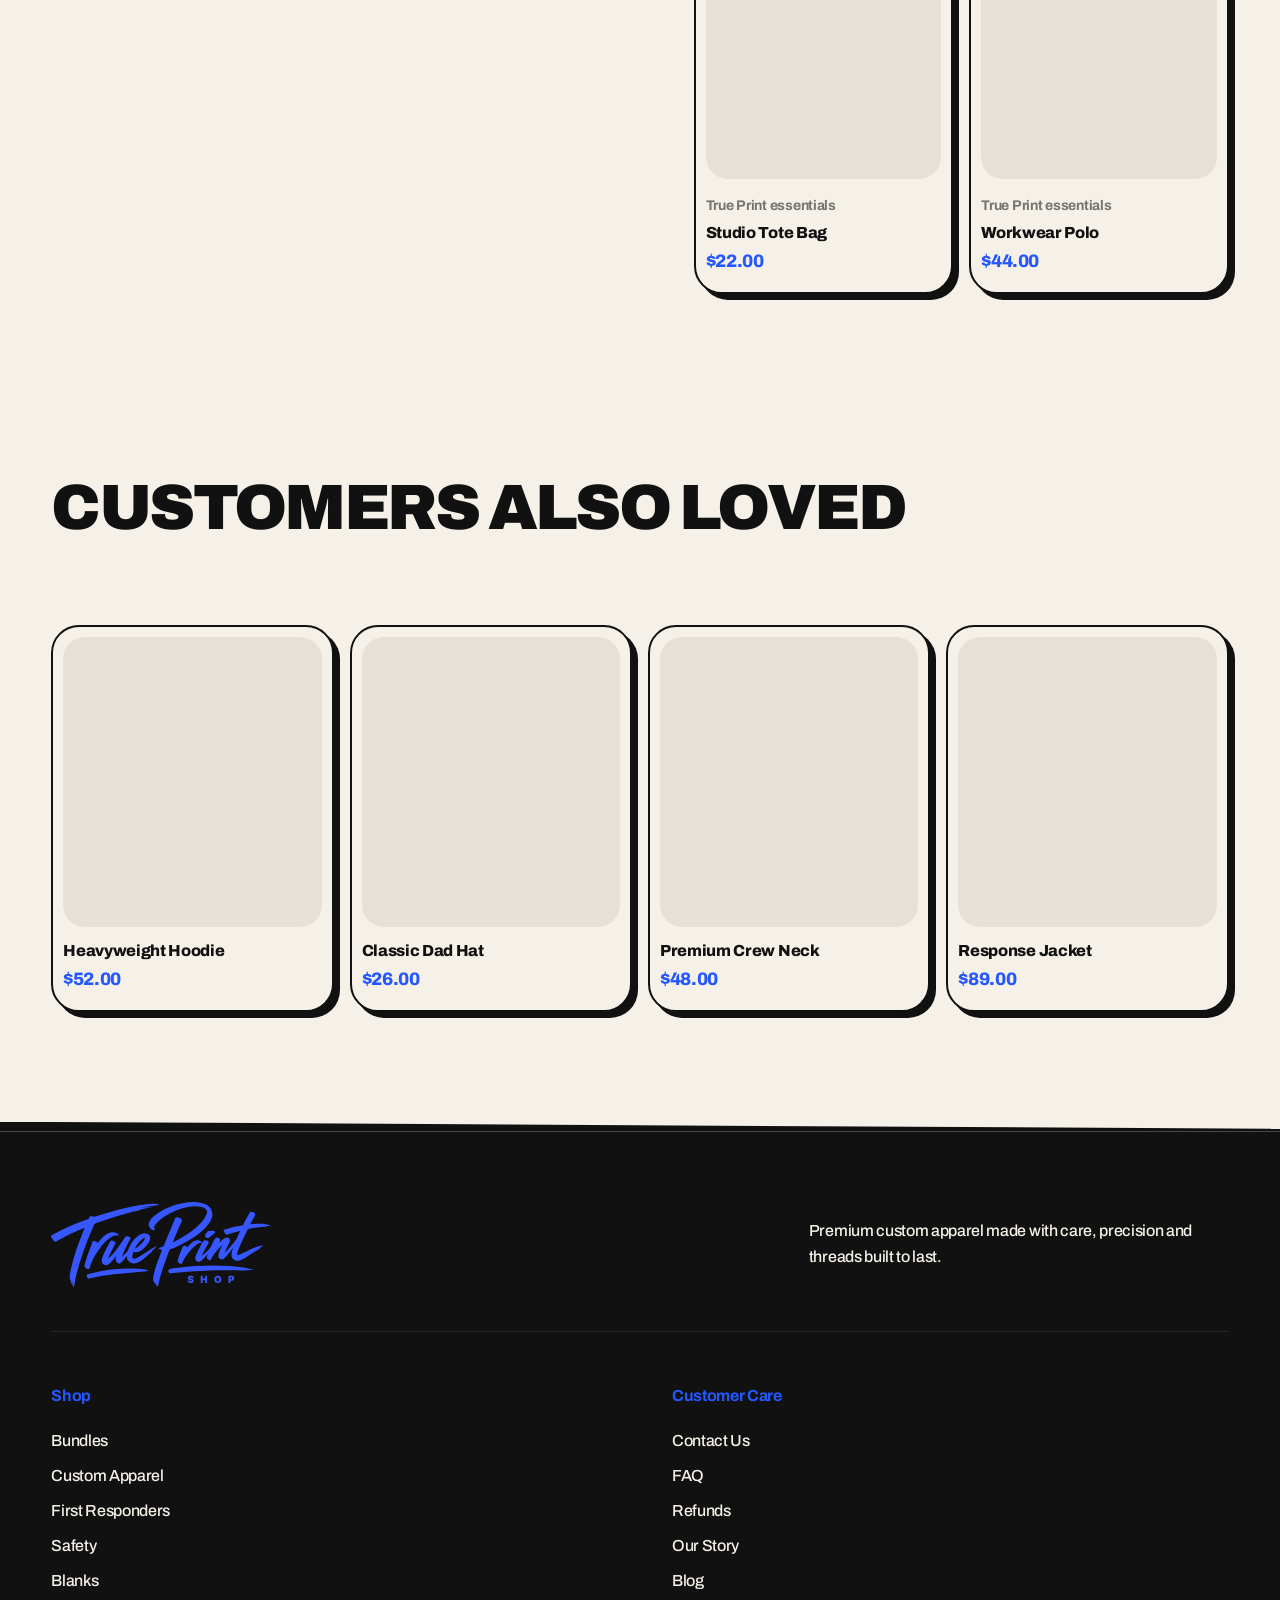
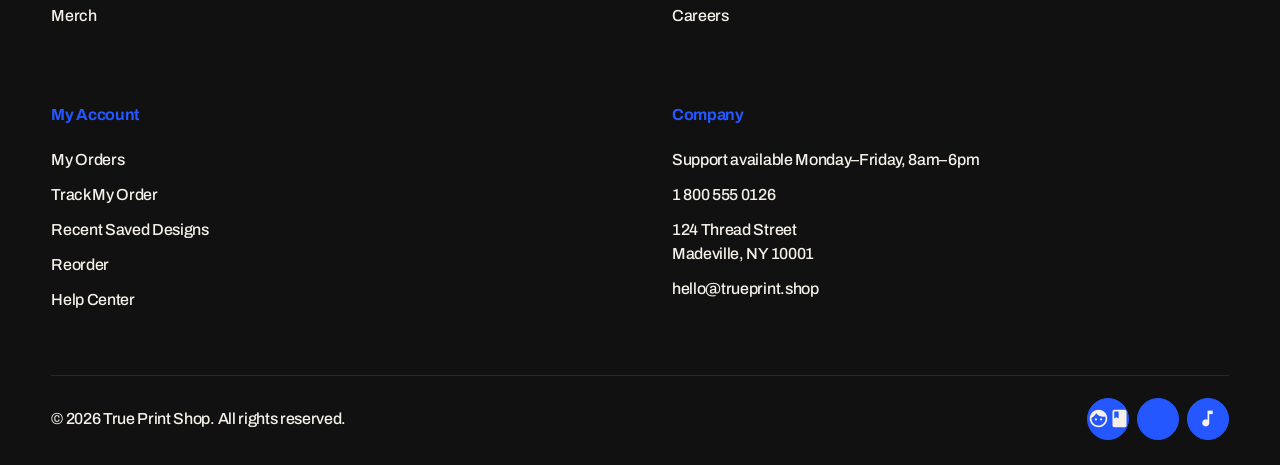
<file: product.html>
<!doctype html>
<html lang="en">
<head>
  <meta charset="UTF-8"><meta name="viewport" content="width=device-width,initial-scale=1">
  <title>Product — True Print Shop</title>
  <link rel="preconnect" href="https://fonts.googleapis.com"><link rel="preconnect" href="https://fonts.gstatic.com" crossorigin>
  <link href="https://fonts.googleapis.com/css2?family=Inter:wght@500;600;700;800&display=swap" rel="stylesheet"><link href="https://fonts.googleapis.com/icon?family=Material+Icons" rel="stylesheet">
  <link rel="stylesheet" href="styles.css"><link rel="stylesheet" href="design-system.css"><link rel="stylesheet" href="product.css">
</head>
<body>
  <header class="site-header">
    <a class="brand-logo" href="index.html" aria-label="True Print Shop home"><img src="assets/true-print-shop-logo.svg" alt="True Print Shop"></a>
    <nav class="desktop-nav" aria-label="Primary navigation">
      <div class="nav-item has-dropdown">
        <a href="collection.html?category=bundles">Bundles</a>
        <div class="dropdown-menu">
          <a href="collection.html?category=hat-bundles">Lifetime Hats Bundles</a>
          <a href="collection.html?category=crew-neck-bundles">Crew Neck Bundles</a>
          <a href="collection.html?category=hoodie-bundles">Hoodie Bundles</a>
          <a href="collection.html?category=t-shirt-bundles">T-Shirt Bundles</a>
        </div>
      </div>
      <div class="nav-item has-mega-dropdown">
        <a href="collection.html?category=t-shirts">Custom Apparel</a>
        <div class="dropdown-menu mega-menu">
          <div class="mega-column">
            <h3>T-Shirts</h3>
            <a href="collection.html?category=short-sleeve">Short Sleeve</a>
            <a href="collection.html?category=long-sleeve">Long Sleeve</a>
            <a href="collection.html?category=polos">Polos</a>
          </div>
          <div class="mega-column">
            <h3>Sweatshirts</h3>
            <a href="collection.html?category=hoodies">Hoodies</a>
            <a href="collection.html?category=crewnecks">Crewnecks</a>
            <a href="collection.html?category=zip-hoodies">Zip Up Hoodies</a>
            <a href="collection.html?category=quarter-zips">Quarter Zip Ups</a>
          </div>
          <div class="mega-column">
            <h3>Sweatpants</h3>
            <a href="collection.html?category=joggers">Joggers</a>
          </div>
          <div class="mega-column">
            <h3>Hats</h3>
            <a href="collection.html?category=athletic-hats">Athletic Hats</a>
            <a href="collection.html?category=beanies">Beanies</a>
            <a href="collection.html?category=fitted-hats">Fitted Hats</a>
            <a href="collection.html?category=hats">Lifetime Hats</a>
            <a href="collection.html?category=mesh-hats">Mesh</a>
            <a href="collection.html?category=snapbacks">Snapback</a>
            <a href="collection.html?category=trucker-hats">Trucker Hats</a>
          </div>
          <div class="mega-column">
            <h3>Jackets</h3>
            <a href="collection.html?category=jackets&q=jacket">Jackets</a>
            <a href="collection.html?category=jackets&q=vest">Vests</a>
          </div>
        </div>
      </div>
      <div class="nav-item has-dropdown">
        <a href="collection.html?category=first-responders">First Responders</a>
        <div class="dropdown-menu">
          <a href="collection.html?category=first-responders&q=t-shirt">First Responder T-Shirts</a>
          <a href="collection.html?category=first-responders&q=job">First Responder Job Shirts</a>
          <a href="collection.html?category=first-responders&q=sweatshirt">First Responder Sweatshirts</a>
          <a href="collection.html?category=first-responders&q=hat">First Responder Hats</a>
          <a href="collection.html?category=first-responders&q=polo">First Responder Polos</a>
          <a href="collection.html?category=first-responders&q=jacket">First Responder Jackets</a>
        </div>
      </div>
      <div class="nav-item">
        <a href="collection.html?category=safety">Safety</a>
      </div>
      <div class="nav-item has-dropdown">
        <a href="collection.html?category=blanks">Blanks</a>
        <div class="dropdown-menu">
          <a href="collection.html?category=blanks&q=tee">T-Shirts</a>
          <a href="collection.html?category=blanks&q=hoodie">Hoodies</a>
          <a href="collection.html?category=blanks&q=hat">Hats</a>
          <a href="collection.html?category=blanks&q=jacket">Jacket</a>
          <a href="collection.html?category=blanks&q=vest">Vest</a>
        </div>
      </div>
      <div class="nav-item">
        <a href="collection.html?category=merch">Merch</a>
      </div>
      <div class="nav-item">
        <a href="info.html?page=contact">Contact us</a>
      </div>
      <div class="nav-item">
        <a href="info.html?page=blog">Blog</a>
      </div>
    </nav>
    <div class="header-help"><a href="tel:+18005550126"><i class="material-icons">phone</i><span><strong>1 800 555 0126</strong><small>Talk with a real person</small></span></a><button data-chat><i class="material-icons">chat</i><span><strong>Chat Now</strong><small>Chat with a real person</small></span></button></div>
    <div class="header-tools"><button aria-label="Search"><i class="material-icons">search</i></button><button class="account-tool" aria-label="Account"><i class="material-icons">account_circle</i></button><button class="cart-tool" aria-label="Shopping cart"><i class="material-icons">shopping_bag</i><b>0</b></button><button class="menu-tool" aria-label="Open menu" aria-expanded="false"><i class="material-icons">menu</i></button></div>
  </header>
  <div class="search-panel" aria-hidden="true"><form role="search"><i class="material-icons">search</i><input type="search" placeholder="Search products, bundles and custom apparel" aria-label="Search products"><button type="button" aria-label="Close search"><i class="material-icons">close</i></button></form></div>

  <aside class="mobile-menu" aria-hidden="true">
    <div class="mobile-links"><a href="collection.html?category=bundles">Bundles<i class="material-icons">chevron_right</i></a><a href="collection.html?category=t-shirts">Custom Apparel<i class="material-icons">chevron_right</i></a><a href="collection.html?category=first-responders">First Responders<i class="material-icons">chevron_right</i></a><a href="collection.html?category=safety">Safety<i class="material-icons">chevron_right</i></a><a href="collection.html?category=blanks">Blanks<i class="material-icons">chevron_right</i></a><a href="collection.html?category=merch">Merch<i class="material-icons">chevron_right</i></a><a href="info.html?page=contact">Contact us<i class="material-icons">chevron_right</i></a><a href="info.html?page=blog">Blog<i class="material-icons">chevron_right</i></a></div>
    <a class="mobile-primary button dark" href="collection.html?category=t-shirts">Start your design<i class="material-icons">chevron_right</i></a>
    <div class="mobile-help"><a href="tel:+18005550126"><i class="material-icons">phone</i><strong>1 800 555 0126</strong><small>Talk with a real person</small></a><button data-chat><i class="material-icons">chat</i><strong>Chat Now</strong><small>Chat with a real person</small></button></div>
  </aside>

  <main class="product-page" id="top">
    <section class="product-layout">
      <div class="gallery-sticky"><div class="thumbnails"><button class="active" aria-label="View front"><span></span></button><button aria-label="View back"><span></span></button><button aria-label="View detail"><span></span></button><button aria-label="View lifestyle"><span></span></button></div><div class="main-image"><span class="image-label">Product image</span><button aria-label="View image fullscreen"><i class="material-icons">fullscreen</i></button></div></div>
      <div class="product-info"><div class="product-brand" id="product-brand">Brand name</div><div class="title-line"><h1 id="product-name">Premium Product</h1><button aria-label="Share product"><i class="material-icons">ios_share</i></button></div><div class="product-price"><strong id="product-price">$49.00</strong><del>$65.00</del><span>Save 20%</span></div>
        <div class="option"><div class="option-label">Colour: <strong id="selected-colour">Loading…</strong></div><div class="colour-options" id="colour-options" aria-label="Available colours"></div></div>
        <div class="option"><div class="option-label">Choose size</div><div class="size-options"><button>XS</button><button>S</button><button class="active">M</button><button>L</button><button>XL</button><button>2XL</button></div></div>
        <p class="stock"><i class="material-icons">check_circle</i> In stock · Ready to customise</p>
        <div class="buy-row"><div class="qty"><button data-qty="minus">−</button><span>1</span><button data-qty="plus">+</button></div><button class="button dark">Add to cart</button></div>
        <div class="description"><h2>Description</h2><p>A premium garment selected for reliable decoration, everyday comfort and long-lasting wear.</p><ul><li>Premium, durable fabric</li><li>Comfortable everyday fit</li><li>Print and embroidery ready</li><li>Reinforced seams</li><li>Made for repeat wear</li></ul></div>
        <section class="frequently"><h2>Frequently bought together</h2><div class="recommend-grid"><a href="product.html?name=Premium%20Logo%20T-Shirt&price=%2428.00"><div></div><small>True Print essentials</small><h3>Premium Logo T-Shirt</h3><strong>$28.00</strong></a><a href="product.html?name=Structured%20Team%20Cap&price=%2424.00"><div></div><small>True Print essentials</small><h3>Structured Team Cap</h3><strong>$24.00</strong></a><a href="product.html?name=Studio%20Tote%20Bag&price=%2422.00"><div></div><small>True Print essentials</small><h3>Studio Tote Bag</h3><strong>$22.00</strong></a><a href="product.html?name=Workwear%20Polo&price=%2444.00"><div></div><small>True Print essentials</small><h3>Workwear Polo</h3><strong>$44.00</strong></a></div></section>
      </div>
    </section>
    <section class="also-loved"><div class="heading-row"><h2>Customers also loved</h2></div><div class="love-rail"><a href="product.html?name=Heavyweight%20Hoodie&price=%2452.00"><div></div><h3>Heavyweight Hoodie</h3><strong>$52.00</strong></a><a href="product.html?name=Classic%20Dad%20Hat&price=%2426.00"><div></div><h3>Classic Dad Hat</h3><strong>$26.00</strong></a><a href="product.html?name=Premium%20Crew%20Neck&price=%2448.00"><div></div><h3>Premium Crew Neck</h3><strong>$48.00</strong></a><a href="product.html?name=Response%20Jacket&price=%2489.00"><div></div><h3>Response Jacket</h3><strong>$89.00</strong></a></div></section>
  </main>

  <footer class="site-footer"><div class="footer-intro"><a class="footer-logo" href="index.html" aria-label="True Print Shop home"><img src="assets/true-print-shop-logo.svg" alt=""></a><p>Premium custom apparel made with care, precision and threads built to last.</p></div><div class="footer-grid"><div><h3>Shop</h3><a href="collection.html?category=bundles">Bundles</a><a href="collection.html?category=t-shirts">Custom Apparel</a><a href="collection.html?category=first-responders">First Responders</a><a href="collection.html?category=safety">Safety</a><a href="collection.html?category=blanks">Blanks</a><a href="collection.html?category=merch">Merch</a></div><div><h3>Customer Care</h3><a href="#">Contact Us</a><a href="#">FAQ</a><a href="#">Refunds</a><a href="#">Our Story</a><a href="#">Blog</a><a href="#">Careers</a></div><div><h3>My Account</h3><a href="#">My Orders</a><a href="#">Track My Order</a><a href="#">Recent Saved Designs</a><a href="#">Reorder</a><a href="#">Help Center</a></div><div><h3>Company</h3><p>Support available Monday–Friday, 8am–6pm</p><a href="tel:+18005550126">1 800 555 0126</a><p>124 Thread Street<br>Madeville, NY 10001</p><a href="mailto:hello@trueprint.shop">hello@trueprint.shop</a></div></div><div class="footer-bottom"><span>© 2026 True Print Shop. All rights reserved.</span><div><a href="#" aria-label="Facebook"><i class="material-icons">facebook</i></a><a href="#" aria-label="YouTube"><i class="material-icons">smart_display</i></a><a href="#" aria-label="TikTok"><i class="material-icons">music_note</i></a></div></div></footer>
  <div class="share-overlay" data-share-close aria-hidden="true"></div>
  <section class="share-modal" role="dialog" aria-modal="true" aria-labelledby="share-title" aria-hidden="true">
    <div class="share-modal-head"><h2 id="share-title">Share product</h2><button class="share-close" type="button" data-share-close aria-label="Close share dialog"><i class="material-icons">close</i></button></div>
    <p>Copy the product link or share it directly.</p>
    <div class="share-url"><input id="share-url" type="text" readonly aria-label="Product link"><button class="button primary share-copy" type="button"><i class="material-icons">content_copy</i><span>Copy link</span></button></div>
    <div class="share-actions"><a class="share-action" data-share-facebook target="_blank" rel="noopener"><i class="material-icons">public</i><span>Facebook</span></a><a class="share-action" data-share-x target="_blank" rel="noopener"><strong>𝕏</strong><span>Share on X</span></a><a class="share-action" data-share-email><i class="material-icons">mail</i><span>Email</span></a></div>
  </section>
  <div class="toast" role="status" aria-live="polite"></div><script src="script.js"></script><script src="catalog-data.js"></script><script src="product.js"></script>
</body></html>
</file>
<file: styles.css>
@import url('typography-font.css');
:root{--ink:#111111;--blue:#2457FF;--cream:#F5F1E8;--black:#000000;--radius:28px;--pad:clamp(20px,4vw,64px)}
*{box-sizing:border-box}html{scroll-behavior:smooth}body{margin:0;background:var(--cream);color:var(--ink);font:500 16px/1.5 Inter,Arial,sans-serif;overflow-x:hidden}body.menu-open{overflow:hidden}a{color:inherit;text-decoration:none}button,input{font:inherit}button{color:inherit}.material-icons{font-size:21px;line-height:1}.placeholder{background:var(--blue)}
.announce{min-height:40px;padding:8px var(--pad);position:relative;background:var(--blue);color:var(--cream);display:flex;align-items:center;justify-content:center;font-size:14px;font-weight:700}.announce-track{display:flex;align-items:center;gap:30px}.announce-track i{font-size:16px}.announce>button{position:absolute;right:var(--pad);border:0;background:none;color:inherit;cursor:pointer}
.site-header{min-height:96px;padding:14px var(--pad);display:grid;grid-template-columns:170px 1fr auto auto;gap:24px;align-items:center;border-bottom:1px solid rgba(17,17,17,.15);background:var(--cream);position:relative;z-index:20}.brand-logo{display:block;width:165px}.brand-logo img{display:block;width:100%}.desktop-nav{display:flex;justify-content:center;gap:clamp(10px,1.5vw,24px)}.desktop-nav a{font-weight:700;white-space:nowrap;transition:.2s}.desktop-nav a:hover{color:var(--blue);transform:translateY(-2px)}.header-help{display:flex;gap:18px}.header-help>a,.header-help>button{padding:0;border:0;background:none;display:flex;align-items:center;gap:9px;text-align:left;cursor:pointer}.header-help i{width:42px;height:42px;display:grid;place-items:center;border-radius:50%;background:var(--blue);color:var(--cream)}.header-help span{display:flex;flex-direction:column}.header-help strong{font-size:14px;white-space:nowrap}.header-help small{font-size:11px;color:#68645d;white-space:nowrap}.header-tools{display:flex;gap:7px}.header-tools button{position:relative;width:44px;height:44px;border:1.5px solid var(--ink);background:transparent;border-radius:50%;display:grid;place-items:center;cursor:pointer;transition:.2s}.header-tools button:hover{background:var(--ink);color:var(--cream);transform:translateY(-2px)}.header-tools b{position:absolute;right:-4px;top:-5px;width:20px;height:20px;border-radius:50%;background:var(--blue);color:var(--cream);display:grid;place-items:center;font-size:11px}.menu-tool{display:none!important}
.mobile-menu{display:none}
.hero{min-height:720px;position:relative;display:flex;align-items:center;overflow:hidden;background:var(--blue);color:var(--cream)}.hero>.placeholder{position:absolute;inset:0}.hero-copy{position:relative;z-index:2;width:min(760px,60%);padding:90px var(--pad)}.eyebrow{margin:0 0 18px;font-size:16px;font-weight:700}.hero h1{margin:0 0 36px;font-size:clamp(58px,6.6vw,104px);line-height:1.02;font-weight:800}.button-row{display:flex;gap:10px;flex-wrap:wrap}.button{min-height:54px;padding:0 24px;border:1.5px solid var(--ink);border-radius:999px;display:inline-flex;align-items:center;justify-content:center;font-weight:700;transition:.2s}.button:hover{transform:translateY(-3px)}.button.dark{background:var(--ink);color:var(--cream)}.button.light{background:var(--cream);color:var(--ink);border-color:var(--cream)}
.content-section{padding:110px var(--pad)}.heading-row{display:flex;align-items:flex-end;justify-content:space-between;gap:30px;margin-bottom:46px}.heading-row h2,.embroidery h2,.custom h2{margin:0;font-size:clamp(48px,5.5vw,84px);line-height:1.05;font-weight:800}.heading-row>a{display:flex;align-items:center;gap:14px;padding-bottom:7px;border-bottom:2px solid var(--blue);font-weight:700}.category-grid{display:grid;grid-template-columns:repeat(4,minmax(0,1fr));gap:16px}.category{padding:11px 11px 17px;border:1.5px solid var(--ink);border-radius:var(--radius);display:grid;grid-template-columns:1fr auto;align-items:center;gap:10px;font-weight:700;transition:.22s}.category .placeholder{grid-column:1/-1;aspect-ratio:1.12;border-radius:20px}.category:hover{transform:translateY(-6px);box-shadow:7px 7px 0 var(--ink)}
.embroidery{min-height:680px;position:relative;display:flex;align-items:center;color:var(--cream);overflow:hidden;border-top:1px solid rgba(17,17,17,.15);border-bottom:1px solid rgba(17,17,17,.15)}.embroidery>.placeholder{position:absolute;inset:0}.embroidery-card{position:relative;z-index:2;width:min(650px,52%);margin-left:auto;padding:74px clamp(35px,5vw,80px);background:var(--ink);color:var(--cream);border-radius:var(--radius) 0 0 var(--radius)}.embroidery-card p:not(.eyebrow){margin:25px 0;line-height:1.65}.embroidery-card>span{display:inline-flex;align-items:center;gap:14px;padding-bottom:7px;border-bottom:2px solid var(--blue);font-weight:700}
.responders{background:#ebe6dc}.tabs{display:flex;gap:9px;margin-bottom:34px;overflow-x:auto;padding:4px 4px 9px;scrollbar-width:none}.tabs::-webkit-scrollbar{display:none}.tabs button{flex:none;min-height:48px;padding:0 20px;border:2px solid var(--ink);border-radius:999px;background:var(--cream);font-weight:700;cursor:pointer;transition:.2s}.tabs button:hover{background:var(--ink);color:var(--cream)}.tabs button.active{background:var(--blue);border-color:var(--blue);color:var(--cream);box-shadow:4px 4px 0 var(--ink)}.product-rail{display:flex;gap:18px;overflow-x:auto;scroll-snap-type:x mandatory;scrollbar-width:none}.product-rail::-webkit-scrollbar{display:none}.product-rail article{flex:0 0 calc((100% - 54px)/4);scroll-snap-align:start}.product-rail article[hidden]{display:none}.product-rail .placeholder{aspect-ratio:.9;border-radius:var(--radius);margin-bottom:18px}.product-rail h3{margin:0 0 8px;font-size:16px;line-height:1.4}.product-rail strong{color:var(--blue)}.rail-scroll{display:none;position:relative;height:5px;margin:30px 0 24px;background:rgba(17,17,17,.2);border-radius:99px;cursor:pointer}.rail-scroll.visible{display:block}.rail-scroll span{position:absolute;inset-block:0;left:0;background:var(--blue);border-radius:99px;transition:left .08s linear}.section-button{display:none}
.custom{min-height:700px;padding:80px var(--pad);display:grid;grid-template-columns:.75fr 1.25fr;gap:6vw;align-items:center;background:var(--ink);color:var(--cream)}.custom-copy{display:flex;flex-direction:column;align-items:flex-start}.custom-copy p:not(.eyebrow){margin:24px 0;line-height:1.65}.custom>.placeholder{height:540px;border-radius:var(--radius)}
.marquee{padding:29px 0;overflow:hidden;background:var(--blue);color:var(--cream);font-size:21px;font-weight:700}.marquee-track{width:max-content;display:flex;animation:marquee 24s linear infinite}.marquee-group{display:flex;align-items:center;gap:34px;padding-right:34px;white-space:nowrap}.marquee-group i{font-size:25px}@keyframes marquee{to{transform:translateX(-50%)}}.marquee:hover .marquee-track{animation-play-state:paused}
.site-footer{padding:70px var(--pad) 25px;background:var(--ink);color:var(--cream)}.footer-intro{padding-bottom:44px;border-bottom:1px solid rgba(245,241,232,.3);display:flex;align-items:center;justify-content:space-between;gap:40px}.footer-logo{width:220px;aspect-ratio:1299/503;background:var(--cream);-webkit-mask:url('assets/true-print-shop-logo.svg') center/contain no-repeat;mask:url('assets/true-print-shop-logo.svg') center/contain no-repeat}.footer-logo img{visibility:hidden;width:100%}.footer-intro p{max-width:420px;margin:0;line-height:1.65}.footer-grid{padding:52px 0;display:grid;grid-template-columns:repeat(4,1fr);gap:5vw}.footer-grid h3{margin:0 0 21px;color:var(--blue);font-size:16px}.footer-grid a,.footer-grid p{display:block;width:max-content;max-width:100%;margin:11px 0;color:var(--cream);opacity:.76}.footer-grid a{transition:.2s}.footer-grid a:hover{opacity:1;transform:translateX(3px)}.footer-bottom{padding-top:22px;border-top:1px solid rgba(245,241,232,.3);display:flex;justify-content:space-between;align-items:center;gap:20px}.footer-bottom>div{display:flex;gap:8px}.footer-bottom a{width:42px;height:42px;border:1px solid rgba(245,241,232,.6);border-radius:50%;display:grid;place-items:center;transition:.2s}.footer-bottom a:hover{background:var(--blue);border-color:var(--blue)}
.toast{position:fixed;z-index:50;left:50%;bottom:22px;transform:translate(-50%,80px);padding:14px 21px;border-radius:999px;background:var(--ink);color:var(--cream);opacity:0;pointer-events:none;transition:.25s}.toast.show{opacity:1;transform:translate(-50%,0)}.reveal{opacity:0;transform:translateY(22px);transition:opacity .6s,transform .6s}.reveal.visible{opacity:1;transform:none}
@media(max-width:1280px){.site-header{grid-template-columns:160px 1fr auto}.header-help{display:none}.desktop-nav{gap:20px}}
@media(max-width:1480px){.site-header{min-height:76px;padding:10px 20px;grid-template-columns:1fr auto}.brand-logo{width:138px}.desktop-nav,.header-help{display:none}.header-tools{grid-column:2}.account-tool{display:none!important}.menu-tool{display:grid!important;background:var(--ink)!important;color:var(--cream)!important;border-color:var(--ink)!important}.mobile-menu{display:flex;visibility:hidden;opacity:0;position:fixed;z-index:19;inset:76px 0 0;padding:20px;background:var(--cream);transform:translateX(100%);transition:.28s;flex-direction:column;overflow-y:auto}.mobile-menu.open{visibility:visible;opacity:1;transform:none}.mobile-links{display:grid;grid-template-columns:1fr 1fr;gap:9px}.mobile-links a{min-height:68px;padding:0 18px;border:1.5px solid var(--ink);border-radius:17px;display:flex;align-items:center;justify-content:space-between;font-size:17px;font-weight:700}.mobile-primary{min-height:58px;margin-top:16px;padding:0 20px;border-radius:999px;background:var(--blue);color:var(--cream);display:flex;align-items:center;justify-content:space-between;font-weight:700}.mobile-help{margin-top:16px;display:grid;grid-template-columns:1fr 1fr;gap:9px}.mobile-help>a,.mobile-help>button{min-height:116px;padding:16px;border:0;border-radius:18px;background:var(--ink);color:var(--cream);display:flex;flex-direction:column;align-items:flex-start;gap:5px;text-align:left}.mobile-help i{color:var(--blue);margin-bottom:7px}.mobile-help small{opacity:.65}.category-grid{grid-template-columns:repeat(2,1fr)}.product-rail article{flex-basis:calc((100% - 18px)/2)}.custom{grid-template-columns:1fr}.footer-grid{grid-template-columns:repeat(2,1fr)}}
@media(max-width:600px){.announce{min-height:38px;padding:7px 48px 7px 16px;justify-content:flex-start;font-size:13px}.announce-track span:not(:first-of-type),.announce-track i{display:none}.announce>button{right:12px}.site-header{position:sticky;top:0}.header-tools button{width:42px;height:42px}.mobile-menu{inset:76px 0 0;padding:14px 14px 24px}.mobile-links{grid-template-columns:1fr}.mobile-links a{min-height:56px}.hero{min-height:calc(100svh - 114px);align-items:flex-end}.hero-copy{width:100%;padding:70px 16px 42px}.hero h1{font-size:clamp(45px,13vw,64px);line-height:1.05}.hero .button-row{display:grid;grid-template-columns:1fr 1fr}.hero .button{padding:0 13px}.content-section{padding:70px 16px}.heading-row{align-items:flex-start;margin-bottom:30px}.heading-row h2,.embroidery h2,.custom h2{font-size:clamp(42px,11vw,57px)}.heading-row>a{display:none}.category-grid{gap:10px}.category{padding:8px 8px 13px;border-radius:19px;font-size:14px;line-height:1.25}.category .placeholder{aspect-ratio:1;border-radius:14px}.category:hover{transform:none;box-shadow:none}.embroidery{min-height:700px;padding:280px 12px 12px;align-items:flex-end}.embroidery-card{width:100%;padding:34px 23px;border-radius:23px}.tabs{width:calc(100vw - 16px);margin-right:-16px;padding-right:16px}.tabs button{min-height:46px;padding:0 17px}.product-rail{width:calc(100vw - 16px);margin-right:-16px;padding-right:16px;gap:12px}.product-rail article{flex-basis:82%;max-width:340px}.product-rail .placeholder{aspect-ratio:1;border-radius:22px}.rail-scroll{width:calc(100% - 0px);margin:23px 0}.section-button{display:flex;width:100%;margin-top:24px}.custom{padding:65px 16px;display:flex;flex-direction:column;gap:34px}.custom>.placeholder{order:-1;width:100%;height:auto;aspect-ratio:1;border-radius:23px}.custom .button{width:100%}.marquee{padding:22px 0;font-size:18px}.marquee-group{gap:25px;padding-right:25px}.site-footer{padding:54px 20px 22px}.footer-intro{align-items:flex-start;flex-direction:column;gap:24px}.footer-logo{width:150px}.footer-grid{grid-template-columns:1fr 1fr;gap:34px 18px;padding:42px 0}.footer-grid a,.footer-grid p{font-size:14px}.footer-bottom{align-items:flex-start;flex-direction:column;line-height:1.5}}
@media(max-width:380px){.brand-logo{width:118px}.search-tool{display:none}.mobile-help,.category-grid,.footer-grid{grid-template-columns:1fr}.hero .button-row{grid-template-columns:1fr}.category .placeholder{aspect-ratio:1.35}}
@media(prefers-reduced-motion:reduce){*{scroll-behavior:auto!important}.reveal{opacity:1;transform:none}.marquee-track{animation-duration:60s}}

/* Search drawer and updated announcement styling */
.announce{background:var(--ink);color:var(--cream)}
.announce-track i,.announce>button{color:var(--blue)}
.search-panel{height:0;position:relative;z-index:18;overflow:hidden;background:var(--ink);transition:height .25s ease}
.search-panel.open{height:88px}
.search-panel form{height:88px;padding:16px var(--pad);display:flex;align-items:center;gap:14px}
.search-panel form>i{color:var(--blue);font-size:28px}
.search-panel input{width:100%;height:54px;padding:0 4px;border:0;border-bottom:2px solid var(--cream);border-radius:0;outline:0;background:transparent;color:var(--cream);font-size:18px}
.search-panel input::placeholder{color:rgba(245,241,232,.6)}
.search-panel button{width:44px;height:44px;flex:none;border:0;border-radius:50%;background:var(--blue);color:var(--cream);display:grid;place-items:center;cursor:pointer}
@media(max-width:600px){
  .search-panel.open{height:76px}
  .search-panel form{height:76px;padding:11px 16px}
  .search-panel input{font-size:16px}
}
@media(max-width:1480px){.mobile-links a:first-child{border-top:0}}

/* Clean, text-led mobile navigation */
@media(max-width:1480px){
  .mobile-menu{padding:24px 24px 32px;background:var(--cream)}
  .mobile-links{display:flex;flex-direction:column;gap:0}
  .mobile-links a{min-height:64px;padding:0 2px;border:0;border-bottom:1px solid rgba(17,17,17,.24);border-radius:0;background:transparent;font-size:24px;font-weight:700}
  .mobile-links a:first-child{border-top:1px solid rgba(17,17,17,.24)}
  .mobile-links a i{font-size:23px;color:var(--blue)}
  .mobile-primary{min-height:56px;margin-top:24px;padding:0 22px;border-radius:999px;font-size:17px}
  .mobile-help{display:flex;flex-direction:column;gap:0;margin-top:22px;border-top:1px solid rgba(17,17,17,.24)}
  .mobile-help>a,.mobile-help>button{min-height:78px;padding:14px 2px;border:0;border-bottom:1px solid rgba(17,17,17,.24);border-radius:0;background:transparent;color:var(--ink);display:grid;grid-template-columns:34px 1fr;grid-template-rows:auto auto;column-gap:10px;align-items:center}
  .mobile-help i{grid-row:1/3;margin:0;color:var(--blue);font-size:24px}
  .mobile-help strong{font-size:18px;line-height:1.2}
  .mobile-help small{font-size:14px;line-height:1.3;color:#69655e;opacity:1}
}

/* Product rails use the full viewport so cards never disappear behind section padding. */
.product-rail{width:100vw;margin-left:calc(var(--pad) * -1);margin-right:calc(var(--pad) * -1);padding:4px 0 14px var(--pad);scroll-padding-left:var(--pad);scroll-padding-right:var(--pad)}
.product-rail::after{content:"";display:block;flex:0 0 var(--pad);height:1px}
@media(max-width:600px){
  .product-rail{width:100vw;margin-left:-16px;margin-right:-16px;padding:4px 0 14px 16px;scroll-padding-left:16px;scroll-padding-right:16px}
  .product-rail::after{flex-basis:16px}
}
.embroidery-card{margin-right:var(--pad);border-radius:var(--radius)}
@media(max-width:600px){.embroidery-card{margin:0;border-radius:23px}}
.site-header{position:sticky;top:0;z-index:20}
.hero .button.dark:hover{background:var(--cream);border-color:var(--cream);color:var(--ink);box-shadow:4px 4px 0 var(--ink)}
.hero .button.light:hover{background:var(--ink);border-color:var(--ink);color:var(--cream);box-shadow:4px 4px 0 var(--cream)}
.hero .button:active{transform:scale(.97);box-shadow:2px 2px 0 var(--ink)}
@media(max-width:1480px){.mobile-links a:first-child{border-top:none}}
.precision-value{line-height:1.08}
.embroidery-card h2>span{display:block;white-space:nowrap}
@media(max-width:380px){
  .mobile-menu{padding-left:18px;padding-right:18px}
  .mobile-links a{font-size:21px}
}

.product-rail .placeholder,.category .placeholder{background:#E6E0D6}
.search-panel input{border:0}
.search-panel input::-webkit-search-cancel-button{-webkit-appearance:none;appearance:none;display:none}
@media(max-width:1480px){.mobile-links a:last-child{border-bottom:0}}
.rail-scroll{background:var(--ink)}
.rail-scroll span{background:var(--blue)}
.heading-row>a i{transition:transform .2s ease}
.heading-row>a:hover{background:var(--blue);box-shadow:4px 4px 0 var(--ink);transform:translateY(-2px)}
.heading-row>a:hover i{transform:translateX(4px)}
.heading-row>a:active{box-shadow:2px 2px 0 var(--ink);transform:scale(.97)}
.eyebrow{display:inline-flex;width:max-content;min-height:36px;margin:0 0 18px;padding:0 14px;border-radius:999px;align-items:center;background:var(--blue);color:var(--cream);font-size:16px;font-weight:700}
.hero .eyebrow{background:var(--ink);color:var(--cream)}
.marquee{background:var(--cream);color:var(--ink)}
.marquee-group i{color:var(--blue)}
.site-footer{background:var(--blue);color:var(--cream)}
.footer-intro,.footer-bottom{border-color:rgba(17,17,17,.55)}
.footer-grid h3{color:var(--ink)}
.footer-grid a,.footer-grid p{color:var(--cream);opacity:1}
.footer-bottom a{border-color:var(--ink);background:var(--ink);color:var(--cream)}
.footer-bottom a:hover{background:var(--cream);border-color:var(--cream);color:var(--ink)}
.footer-intro,.footer-bottom{border-color:rgba(245,241,232,.38)}
.footer-grid h3{color:var(--cream)}
.footer-logo{display:block;width:220px;aspect-ratio:auto;background:none;-webkit-mask:none;mask:none}
.footer-logo img{visibility:visible;display:block;width:100%;height:auto;filter:brightness(0) saturate(100%) invert(96%) sepia(8%) saturate(302%) hue-rotate(349deg) brightness(102%) contrast(92%)}
@media(max-width:600px){.footer-logo{width:150px}}

/* Unified button behavior across the complete interface */
:where(.button,.heading-row>a,.tabs button,.mobile-primary,.header-tools button,.search-panel button,.announce>button,.mobile-help button){transition:transform .2s ease,background-color .2s ease,color .2s ease,border-color .2s ease,box-shadow .2s ease}
:where(.button,.heading-row>a,.tabs button,.mobile-primary):hover{background:var(--blue);border-color:var(--blue);color:var(--cream);box-shadow:4px 4px 0 var(--ink);transform:translateY(-2px)}
.button:hover,.heading-row>a:hover,.tabs button:hover,.mobile-primary:hover{background:var(--blue);border-color:var(--blue);color:var(--cream);box-shadow:4px 4px 0 var(--ink);transform:translateY(-2px)}
:where(.button,.heading-row>a,.tabs button,.mobile-primary):active{box-shadow:2px 2px 0 var(--ink);transform:scale(.97)}
:where(.header-tools button,.search-panel button,.announce>button,.mobile-help button):hover{transform:translateY(-2px)}
:where(.header-tools button,.search-panel button,.announce>button,.mobile-help button):active{transform:scale(.94)}
:where(.button,.heading-row>a,.tabs button,.mobile-primary,.header-tools button,.search-panel button,.announce>button,.mobile-help button):focus-visible{outline:3px solid var(--blue);outline-offset:3px}

/* Full-bleed mobile card rails with a visible next-card cue */
@media(max-width:600px){
  .product-rail{width:100vw;margin-left:-16px;margin-right:-16px;padding-left:16px;padding-right:16px;scroll-padding-left:16px}
  .product-rail article{flex-basis:82vw;max-width:none}
  .category-grid{width:100vw;margin-left:-16px;padding:0 16px 8px;display:flex;gap:12px;overflow-x:auto;scroll-snap-type:x mandatory;scroll-padding-left:16px;scrollbar-width:none}
  .category-grid::-webkit-scrollbar{display:none}
  .category{flex:0 0 78vw;scroll-snap-align:start}
  .category .placeholder{aspect-ratio:1.12}
}
.heading-row>a{min-height:54px;padding:0 22px;border:0;border-radius:999px;background:var(--ink);color:var(--cream);display:inline-flex;align-items:center;justify-content:center;gap:16px;font-weight:700;transition:transform .2s ease,background-color .2s ease}
.heading-row>a:hover{background:var(--blue);transform:translateY(-3px)}
@media(max-width:1480px){
  .mobile-links{order:1}
  .mobile-links a i,.mobile-primary i{display:block}
  .mobile-links a:after,.mobile-primary:after{display:none}
  .mobile-help{order:2}
  .mobile-primary{order:3;position:sticky;bottom:0;margin-top:auto;box-shadow:0 -14px 0 var(--cream)}
  .mobile-primary i{color:var(--cream);font-size:25px}
  .mobile-help{border-top:0}
  .mobile-help>button:last-child{border-bottom:0}
}

/* Shared interaction language for all branded controls */
.button,.heading-row>a,.tabs button,.mobile-primary{transition:transform .2s ease,background-color .2s ease,color .2s ease,border-color .2s ease,box-shadow .2s ease}
.button:hover,.heading-row>a:hover,.mobile-primary:hover{transform:translateY(-2px)}
.button:active,.heading-row>a:active,.tabs button:active,.mobile-primary:active{transform:scale(.97)}
.section-button{gap:12px;background:var(--ink);border-color:var(--ink);color:var(--cream)}
.section-button:hover{background:var(--blue);border-color:var(--blue)}
@media(max-width:600px){
  .heading-row>a{display:none}
  .section-button{display:flex;min-height:54px;width:100%;margin-top:24px}
}
/* Product cards share one destination template. */
.is-product-link{cursor:pointer}.is-product-link>div{transition:transform .22s ease}.is-product-link:hover>div{transform:translateY(-5px)}
.embroidery>.placeholder{background:var(--blue)}
/* Tablet and mobile navigation — editorial, oversized and uncluttered */
@media (max-width: 1400px) {
  .mobile-menu {
    --menu-gutter: clamp(24px, 5vw, 72px);
    display: grid;
    grid-template-rows: minmax(0, 1fr) auto auto;
    align-content: stretch;
    gap: clamp(24px, 3.5vh, 44px);
    min-height: calc(100dvh - var(--header-height, 92px));
    padding: clamp(46px, 7vh, 84px) var(--menu-gutter) clamp(28px, 4vh, 48px);
    background: #F5F1E8;
    overflow-y: auto;
  }

  .mobile-menu .mobile-links {
    display: grid;
    grid-template-columns: repeat(2, minmax(0, 1fr));
    align-content: center;
    gap: clamp(8px, 1.8vh, 20px) clamp(36px, 7vw, 112px);
    width: min(100%, 1180px);
    margin: 0 auto;
  }

  .mobile-menu .mobile-links a {
    display: flex;
    align-items: center;
    min-width: 0;
    padding: 0;
    border: 0;
    color: #111111;
    font-size: clamp(46px, 4.6vw, 68px);
    font-weight: 800;
    line-height: .98;
    letter-spacing: -0.045em;
    text-align: left;
    text-decoration: none;
    transition: color 180ms ease, transform 180ms ease;
  }

  .mobile-menu .mobile-links a:nth-child(even) {
    justify-self: start;
  }

  .mobile-menu .mobile-links a:hover,
  .mobile-menu .mobile-links a:focus-visible {
    color: #2457FF;
    transform: translateX(8px);
  }

  .mobile-menu .mobile-links .material-icons {
    display: none;
  }

  .mobile-menu .mobile-help {
    display: flex;
    justify-content: center;
    align-items: stretch;
    gap: 14px;
    width: min(100%, 720px);
    margin: 0 auto;
  }

  .mobile-menu .mobile-help > a,
  .mobile-menu .mobile-help > button {
    display: grid;
    grid-template-columns: 48px 1fr;
    grid-template-rows: auto auto;
    column-gap: 14px;
    align-items: center;
    flex: 1 1 0;
    min-width: 0;
    padding: 14px 18px;
    border: 2px solid #111111;
    border-radius: 999px;
    background: #F5F1E8;
    color: #111111;
    box-shadow: 5px 6px 0 #111111;
    text-align: left;
  }

  .mobile-menu .mobile-help .material-icons {
    grid-row: 1 / 3;
    color: #2457FF;
    font-size: 30px;
  }

  .mobile-menu .mobile-help strong {
    font-size: 17px;
    line-height: 1.1;
  }

  .mobile-menu .mobile-help small {
    margin-top: 3px;
    color: rgba(17,17,17,.62);
    font-size: 13px;
    line-height: 1.15;
  }

  .mobile-menu .mobile-primary {
    grid-row: 3;
    justify-self: center;
    width: min(100%, 720px);
    margin: 0;
    background: #2457FF;
    color: #F5F1E8;
    border: 2px solid #111111;
    box-shadow: 7px 8px 0 #111111;
  }

  .mobile-menu .mobile-primary .material-icons {
    display: none;
  }
}

@media (max-width: 700px) {
  .mobile-menu {
    grid-template-rows: minmax(0, 1fr) auto auto;
    gap: 24px;
    padding: 34px 22px 24px;
  }

  .mobile-menu .mobile-links {
    grid-template-columns: 1fr;
    align-content: start;
    gap: 12px;
  }

  .mobile-menu .mobile-links a {
    justify-content: center;
    font-size: clamp(38px, 10.5vw, 52px);
    line-height: 1;
    text-align: center;
  }

  .mobile-menu .mobile-links a:hover,
  .mobile-menu .mobile-links a:focus-visible {
    transform: translateY(-2px);
  }

  .mobile-menu .mobile-help {
    gap: 10px;
  }

  .mobile-menu .mobile-help > a,
  .mobile-menu .mobile-help > button {
    display: flex;
    justify-content: center;
    padding: 12px;
    box-shadow: 4px 5px 0 #111111;
  }

  .mobile-menu .mobile-help strong {
    font-size: 15px;
    white-space: nowrap;
  }

  .mobile-menu .mobile-help small {
    display: none;
  }

  .mobile-menu .mobile-help .material-icons {
    font-size: 25px;
  }

  .mobile-menu .mobile-primary {
    width: 100%;
  }
}
/* Keep primary section CTAs visually blue in every interaction state. */
#bundles .heading-row > a,
.embroidery .embroidery-card > .button.light {
  background: #2457FF;
  color: #F5F1E8;
  border-color: #111111;
}

#bundles .heading-row > a:hover,
#bundles .heading-row > a:focus-visible,
#bundles .heading-row > a:active,
.embroidery .embroidery-card > .button.light:hover,
.embroidery .embroidery-card > .button.light:focus-visible,
.embroidery .embroidery-card > .button.light:active {
  background: #2457FF;
  color: #F5F1E8;
  border-color: #111111;
}

/* Premium Navigation Dropdowns (UI Kit Style) */
.desktop-nav .nav-item {
  position: relative;
  display: inline-flex;
  align-items: center;
  height: 100%;
}

.desktop-nav .nav-item > a {
  position: relative;
  padding: 10px 0;
  display: inline-flex;
  align-items: center;
}

/* expand_more down-arrow indicator next to dropdown links */
.desktop-nav .nav-item.has-dropdown > a::after,
.desktop-nav .nav-item.has-mega-dropdown > a::after {
  content: "expand_more";
  font-family: 'Material Icons';
  font-size: 17px;
  margin-left: 3px;
  vertical-align: middle;
  display: inline-block;
  transition: transform 0.22s ease;
  opacity: 0.65;
}

.desktop-nav .nav-item:hover > a::after {
  transform: rotate(180deg);
  opacity: 1;
  color: var(--blue);
}

.desktop-nav .dropdown-menu {
  opacity: 0;
  visibility: hidden;
  position: absolute;
  top: calc(100% - 2px);
  left: 0;
  z-index: 100;
  background: var(--cream);
  border: 2px solid var(--ink);
  border-radius: 20px;
  box-shadow: 5px 5px 0 var(--ink);
  padding: 24px;
  transform: translateY(8px);
  pointer-events: none;
  transition: opacity 0.22s cubic-bezier(0.16, 1, 0.3, 1), 
              transform 0.22s cubic-bezier(0.16, 1, 0.3, 1), 
              visibility 0.22s cubic-bezier(0.16, 1, 0.3, 1);
}

.desktop-nav .nav-item:hover .dropdown-menu {
  opacity: 1;
  visibility: visible;
  transform: translateY(0);
  pointer-events: auto;
}

.desktop-nav .dropdown-menu:not(.mega-menu) {
  min-width: 260px;
  display: flex;
  flex-direction: column;
  gap: 8px;
}

.desktop-nav .dropdown-menu a {
  font-family: Inter, Arial, sans-serif;
  font-weight: 600 !important;
  font-size: 14px !important;
  color: var(--ink) !important;
  text-decoration: none !important;
  padding: 4px 0;
  display: block;
  text-align: left;
  white-space: nowrap;
  transition: color 0.15s ease, transform 0.15s ease;
}

.desktop-nav .dropdown-menu a:hover {
  color: var(--blue) !important;
  text-decoration: none !important;
  transform: translateX(6px) !important;
}

/* Mega dropdown menu centered under the header */
/* The has-mega-dropdown item must be static so the menu is placed relative to .site-header */
.desktop-nav .nav-item.has-mega-dropdown {
  position: static;
}

.desktop-nav .dropdown-menu.mega-menu {
  position: absolute;
  top: 100%;
  left: 50%;
  transform: translate(-50%, 8px);
  width: min(calc(100vw - 40px), 940px);
  display: grid;
  grid-template-columns: repeat(5, minmax(0, 1fr));
  gap: 14px;
  padding: 22px 26px;
}

.desktop-nav .nav-item:hover .dropdown-menu.mega-menu {
  display: grid;
  transform: translate(-50%, 0);
}

.desktop-nav .mega-column {
  display: flex;
  flex-direction: column;
  gap: 8px;
  align-items: flex-start;
}

.desktop-nav .mega-column h3 {
  font-family: Inter, Arial, sans-serif;
  font-size: 13px;
  font-weight: 700;
  text-transform: none;
  letter-spacing: 0;
  color: var(--blue);
  margin: 0 0 8px 0;
  border-bottom: none;
  padding-bottom: 0;
  width: 100%;
  text-align: left;
}

.desktop-nav .mega-column a {
  padding: 3px 0;
}

.desktop-nav .nav-item.has-dropdown {
  position: relative;
}





/* Global title-tag contrast rule: on dark, blue, or image-led sections, title tags are always black with white text. */
:is(.hero,.embroidery,.custom,.catalog-hero,.brand-photo,[class*="hero"],[class*="banner"],[class*="masthead"]) .eyebrow,
:is(.hero,.embroidery,.custom,.catalog-hero,.brand-photo,[class*="hero"],[class*="banner"],[class*="masthead"]) .section-tag,
:is(.hero,.embroidery,.custom,.catalog-hero,.brand-photo,[class*="hero"],[class*="banner"],[class*="masthead"]) .kicker {
  background: var(--ink) !important;
  color: var(--cream) !important;
  border-color: var(--ink) !important;
}

.hero .eyebrow,
.embroidery .eyebrow,
.custom .eyebrow,
.catalog-hero .eyebrow {
  background: var(--ink) !important;
  color: var(--cream) !important;
  border-color: var(--ink) !important;
}

/* Global footer white text */
.site-footer, .site-footer h1, .site-footer h2, .site-footer h3, .site-footer h4, .site-footer h5, .site-footer h6, .site-footer p, .site-footer a, .site-footer span, .site-footer strong, .site-footer small, .site-footer li, .site-footer i { color: var(--cream) !important; }
</file>
<file: design-system.css>
:root{
  --color-ink:#111111;
  --color-black:#000000;
  --color-blue:#2457FF;
  --color-cream:#F5F1E8;
  --color-placeholder:#E6E0D6;
  --color-muted:#69655E;
  --font-family:Inter,Arial,sans-serif;
  --text-body:16px;
  --radius-card:28px;
  --radius-control:999px;
  --space-page:clamp(20px,4vw,64px);
  --control-height:54px;
  --motion-fast:200ms ease;
  --shadow-action:4px 4px 0 var(--color-ink);
}

*{box-sizing:border-box}
html{scroll-behavior:smooth}
body{margin:0;background:var(--color-cream);color:var(--color-ink);font:500 var(--text-body)/1.5 var(--font-family);overflow-x:hidden}
a{color:inherit;text-decoration:none}
button,input{font:inherit;color:inherit}

/* Shared buttons */
:where(.button,.heading-row>a,.section-button,.mobile-primary){
  min-height:var(--control-height);padding:0 24px;border:2px solid var(--color-ink);
  border-radius:var(--radius-control);display:inline-flex;align-items:center;justify-content:center;
  gap:12px;font-weight:700;cursor:pointer;transition:transform var(--motion-fast),background-color var(--motion-fast),color var(--motion-fast),border-color var(--motion-fast),box-shadow var(--motion-fast)
}
:where(.button,.heading-row>a,.section-button,.mobile-primary):hover{transform:translateY(-2px);box-shadow:var(--shadow-action)}
:where(.button,.heading-row>a,.section-button,.mobile-primary):active{transform:scale(.97);box-shadow:2px 2px 0 var(--color-ink)}
:where(button,a,input):focus,:where(button,a,input):focus-visible{outline:none}

.button.dark,.section-button{background:var(--color-ink);color:var(--color-cream)}
.heading-row>a{background:var(--color-blue);border-color:var(--color-blue);color:var(--color-cream)}
.button.light{background:var(--color-cream);color:var(--color-ink);border-color:var(--color-cream)}
.button.dark:hover,.section-button:hover{background:var(--color-cream);color:var(--color-ink)}
.heading-row>a:hover{background:var(--color-ink);border-color:var(--color-ink);color:var(--color-cream)}
.button.light:hover{background:var(--color-ink);border-color:var(--color-ink);color:var(--color-cream)}

/* Shared tags and tabs */
.eyebrow,.product-brand{display:inline-flex;width:max-content;min-height:36px;padding:0 14px;border-radius:var(--radius-control);align-items:center;background:var(--color-blue);color:var(--color-cream);font-size:var(--text-body);font-weight:700}
.tabs button,.size-options button{border:2px solid var(--color-ink);border-radius:var(--radius-control);background:transparent;font-weight:700;cursor:pointer;transition:transform var(--motion-fast),background-color var(--motion-fast),color var(--motion-fast),box-shadow var(--motion-fast)}
.tabs button:hover,.size-options button:hover{background:var(--color-ink);color:var(--color-cream)}
.tabs button.active,.size-options button.active{background:var(--color-blue);border-color:var(--color-blue);color:var(--color-cream);box-shadow:var(--shadow-action)}

/* Shared imagery and cards */
.placeholder,.product-rail .placeholder,.category .placeholder,.main-image,.thumbnails span,.recommend-grid a>div,.love-rail a>div{background:var(--color-placeholder)}
.hero>.placeholder,.embroidery>.placeholder,.custom>.placeholder{background:var(--color-blue)}
.category,.product-rail article,.recommend-grid a,.love-rail a{transition:transform var(--motion-fast)}
.category:hover,.is-product-link:hover,.recommend-grid a:hover,.love-rail a:hover{transform:translateY(-5px)}

/* Shared round icon controls */
.header-tools button,.main-image>button,.title-line button,.search-panel button{display:grid;place-items:center;border-radius:50%;cursor:pointer;transition:transform var(--motion-fast),background-color var(--motion-fast),color var(--motion-fast)}
.header-tools button:hover,.main-image>button:hover,.title-line button:hover{background:var(--color-ink);color:var(--color-cream);transform:translateY(-2px)}

@media(prefers-reduced-motion:reduce){*{scroll-behavior:auto!important;animation-duration:.01ms!important;transition-duration:.01ms!important}}

/* True Print brutalist UI — canonical component states */
:is(.button,.heading-row>a,.section-button,.mobile-primary){
  border:2px solid var(--color-ink);border-radius:var(--radius-control);
  box-shadow:none;transform:none
}
:is(.button,.heading-row>a,.section-button,.mobile-primary):hover{
  box-shadow:4px 4px 0 var(--color-ink);transform:translate(-2px,-2px)
}
:is(.button,.heading-row>a,.section-button,.mobile-primary):active{
  box-shadow:1px 1px 0 var(--color-ink);transform:translate(1px,1px)
}
.button.dark,.mobile-primary.button.dark{background:var(--color-ink);border-color:var(--color-ink);color:var(--color-cream)}
.button.dark:hover,.mobile-primary.button.dark:hover{background:var(--color-blue);border-color:var(--color-ink);color:var(--color-cream)}
.button.light{background:var(--color-cream);border-color:var(--color-ink);color:var(--color-ink)}
.button.light:hover{background:var(--color-blue);color:var(--color-cream)}
.heading-row>a{background:var(--color-blue);border-color:var(--color-ink);color:var(--color-cream)}
.heading-row>a:hover{background:var(--color-ink);border-color:var(--color-ink);color:var(--color-cream)}

.tabs button,.size-options button{
  background:var(--color-cream);border:2px solid var(--color-ink);color:var(--color-ink);
  box-shadow:none;transform:none
}
.tabs button:not(.active):hover,.size-options button:not(.active):hover{
  background:var(--color-blue);border-color:var(--color-ink);color:var(--color-cream);
  box-shadow:3px 3px 0 var(--color-ink);transform:translate(-1px,-1px)
}
.tabs button.active,.tabs button.active:hover,.size-options button.active,.size-options button.active:hover{
  background:var(--color-blue);border-color:var(--color-ink);color:var(--color-cream);
  box-shadow:4px 4px 0 var(--color-ink);transform:none
}
.tabs button:active,.size-options button:active{box-shadow:1px 1px 0 var(--color-ink);transform:translate(1px,1px)}

.eyebrow,.product-brand{background:var(--color-blue);border:0;color:var(--color-cream);box-shadow:none}
.hero .eyebrow{background:var(--color-ink);color:var(--color-cream)}
.header-tools button{background:var(--color-cream);border:2px solid var(--color-ink);box-shadow:none}
.header-tools button:hover{background:var(--color-blue);border-color:var(--color-ink);color:var(--color-cream);box-shadow:3px 3px 0 var(--color-ink);transform:translate(-1px,-1px)}
.header-tools button:active{box-shadow:none;transform:translate(1px,1px)}
.header-tools .menu-tool{background:var(--color-cream)!important;border-color:var(--color-ink)!important;color:var(--color-ink)!important;box-shadow:none!important}
.header-tools .menu-tool:hover{background:var(--color-blue)!important;border-color:var(--color-ink)!important;color:var(--color-cream)!important;box-shadow:3px 3px 0 var(--color-ink)!important}
.header-tools .menu-tool[aria-expanded="true"]{
  background:var(--color-cream)!important;border-color:var(--color-ink)!important;
  color:var(--color-ink)!important;box-shadow:none!important;transform:none
}
.header-tools .menu-tool[aria-expanded="true"]:hover{
  background:var(--color-blue)!important;border-color:var(--color-ink)!important;
  color:var(--color-cream)!important;box-shadow:3px 3px 0 var(--color-ink)!important;
  transform:translate(-1px,-1px)
}
@media(max-width:1480px){.search-panel form{padding-left:20px;padding-right:20px}}
@media(max-width:600px){.search-panel form{padding-left:16px;padding-right:16px}}

/* Shared asymmetric brutalist edges */
.site-header::after,.hero::after,.embroidery::after,.custom::after{content:"";position:absolute;z-index:4;left:0;right:0;bottom:-1px;height:10px;background:var(--color-ink);clip-path:polygon(0 0,100% 72%,100% 100%,0 100%);pointer-events:none}
.site-header{border-bottom:0}
.site-header::after{bottom:0;clip-path:polygon(0 72%,50% 0,100% 72%,100% 100%,0 100%)}
.hero,.embroidery,.custom{position:relative;z-index:1;box-shadow:none}
.site-footer{position:relative;margin-top:10px}
.site-footer::before{content:"";position:absolute;left:0;right:0;top:-10px;height:10px;background:var(--color-ink);clip-path:polygon(0 0,100% 72%,100% 100%,0 100%);pointer-events:none}

/* Phone and chat keep their original text layout; only the icons are brutalist. */
.header-help>a,.header-help>button{position:relative;min-height:0;padding:0!important;border:0!important;border-radius:0;background:transparent!important;color:var(--color-ink);box-shadow:none;transform:none}
.header-help>a:hover,.header-help>button:hover{background:transparent!important;color:var(--color-ink);box-shadow:none;transform:none}
.header-help small{position:absolute;z-index:30;top:calc(100% + 10px);left:50%;width:max-content;max-width:220px;padding:9px 12px;border:2px solid var(--color-ink);border-radius:8px;background:var(--color-cream);color:var(--color-ink)!important;font-size:12px;font-weight:700;line-height:1.25;box-shadow:4px 4px 0 var(--color-ink);opacity:0!important;visibility:hidden;pointer-events:none;transform:translate(-50%,-4px);transition:opacity var(--motion-fast),transform var(--motion-fast),visibility var(--motion-fast)}
.header-help>a:hover small,.header-help>button:hover small,.header-help>a:focus-visible small,.header-help>button:focus-visible small{opacity:1!important;visibility:visible;transform:translate(-50%,0)}
.header-help i{width:42px;height:42px;border:2px solid var(--color-ink);background:var(--color-blue);color:var(--color-cream);box-shadow:none;transition:background-color var(--motion-fast),color var(--motion-fast),box-shadow var(--motion-fast),transform var(--motion-fast)}
.header-help>a:hover i,.header-help>button:hover i{background:var(--color-blue);color:var(--color-cream);box-shadow:3px 3px 0 var(--color-ink);transform:translate(-1px,-1px)}
.header-help>a:active i,.header-help>button:active i{box-shadow:none;transform:translate(1px,1px)}

/* Shared brutalist category and product cards */
.category{padding:12px 12px 19px;border:2px solid var(--color-ink);font-size:19px;font-weight:800;box-shadow:6px 6px 0 var(--color-ink);transition:transform var(--motion-fast),box-shadow var(--motion-fast)}
.category:hover{box-shadow:3px 3px 0 var(--color-ink);transform:translate(3px,3px)}
.category:active{box-shadow:none;transform:translate(6px,6px)}

/* Canonical circular icon button — blue is the default state everywhere. */
:where(.header-tools button,.filter-close,.cart-close,.main-image>button,.title-line button){
  border:2px solid var(--color-ink)!important;
  background:var(--color-blue)!important;
  color:var(--color-cream)!important;
  box-shadow:6px 6px 0 var(--color-ink)!important;
  transform:none!important;
  transition:background-color var(--motion-fast),color var(--motion-fast),box-shadow var(--motion-fast),transform var(--motion-fast)!important;
}
:where(.header-tools button,.filter-close,.cart-close,.main-image>button,.title-line button):hover{
  border-color:var(--color-ink)!important;
  background:var(--color-blue)!important;
  color:var(--color-cream)!important;
  box-shadow:3px 3px 0 var(--color-ink)!important;
  transform:translate(3px,3px)!important;
}
:where(.header-tools button,.filter-close,.cart-close,.main-image>button,.title-line button):active{
  box-shadow:none!important;
  transform:translate(6px,6px)!important;
}
.header-tools .menu-tool,.header-tools .menu-tool[aria-expanded="true"]{
  border-color:var(--color-ink)!important;
  background:var(--color-blue)!important;
  color:var(--color-cream)!important;
  box-shadow:6px 6px 0 var(--color-ink)!important;
}
.header-tools .menu-tool:hover,.header-tools .menu-tool[aria-expanded="true"]:hover{
  border-color:var(--color-ink)!important;
  background:var(--color-blue)!important;
  color:var(--color-cream)!important;
  box-shadow:3px 3px 0 var(--color-ink)!important;
  transform:translate(3px,3px)!important;
}
.header-help i{
  border:2px solid var(--color-ink)!important;
  background:var(--color-blue)!important;
  color:var(--color-cream)!important;
  box-shadow:6px 6px 0 var(--color-ink)!important;
  transform:none!important;
  transition:background-color var(--motion-fast),color var(--motion-fast),box-shadow var(--motion-fast),transform var(--motion-fast)!important;
}
.header-help>a:hover i,.header-help>button:hover i{
  border-color:var(--color-ink)!important;
  background:var(--color-blue)!important;
  color:var(--color-cream)!important;
  box-shadow:3px 3px 0 var(--color-ink)!important;
  transform:translate(3px,3px)!important;
}
.header-help>a:active i,.header-help>button:active i{
  box-shadow:none!important;
  transform:translate(6px,6px)!important;
}
.header-help{gap:24px}
.header-help>a,.header-help>button{gap:14px}
.header-help strong{font-size:16px;line-height:1.2}
.category-grid{gap:24px}

.product-rail article,.catalog-card,.recommend-grid a,.love-rail a{padding:10px 10px 18px;border:2px solid var(--color-ink);border-radius:var(--radius-card);background:var(--color-cream);box-shadow:6px 6px 0 var(--color-ink);transition:transform var(--motion-fast),box-shadow var(--motion-fast)}
.product-rail article:hover,.catalog-card:hover,.recommend-grid a:hover,.love-rail a:hover{box-shadow:3px 3px 0 var(--color-ink);transform:translate(3px,3px)}
.product-rail article:active,.catalog-card:active,.recommend-grid a:active,.love-rail a:active{box-shadow:none;transform:translate(6px,6px)}
.product-rail .placeholder,.catalog-card .image,.recommend-grid a>div,.love-rail a>div{border-radius:calc(var(--radius-card) - 8px)}
.catalog-card:hover .image,.recommend-grid a:hover>div,.love-rail a:hover>div{transform:none}
.product-rail h3,.catalog-card h2,.recommend-grid h3,.love-rail h3{
  font-size:19px;
  line-height:1.3;
  font-weight:800;
}
.product-rail strong,.catalog-card strong,.recommend-grid strong,.love-rail strong{
  font-size:18px;
  line-height:1.2;
  font-weight:800;
}
.catalog-card small,.recommend-grid small,.love-rail small{font-size:14px}

@media(max-width:600px){
  .category{padding:10px 10px 16px;font-size:18px;line-height:1.25;box-shadow:5px 5px 0 var(--color-ink)}
  .category-grid{gap:18px}
  .product-rail article,.catalog-card,.recommend-grid a,.love-rail a{box-shadow:5px 5px 0 var(--color-ink)}
  .product-rail h3,.catalog-card h2,.recommend-grid h3,.love-rail h3{font-size:18px}
  .product-rail strong,.catalog-card strong,.recommend-grid strong,.love-rail strong{font-size:17px}
}

/* Embroidery content is composed directly on the cobalt block. */
.embroidery-card{border:0;background:transparent;box-shadow:none;transition:none}
.embroidery:hover .embroidery-card,.embroidery:active .embroidery-card{box-shadow:none;transform:none}
.embroidery-card .eyebrow{background:var(--color-ink);color:var(--color-cream)}
.embroidery-card>.button{min-height:var(--control-height);padding:0 24px;border-bottom:2px solid var(--color-ink)}
.embroidery-card>.button.light:hover{background:var(--color-blue);border-color:var(--color-ink);color:var(--color-cream);box-shadow:2px 2px 0 var(--color-ink);transform:translate(2px,2px)}
.embroidery-card>.button:active{box-shadow:none;transform:translate(4px,4px)}

/* Shared brutalist shopping cart */
body.cart-open{overflow:hidden}
.cart-backdrop{position:fixed;z-index:90;inset:0;background:rgba(17,17,17,.64);opacity:0;visibility:hidden;transition:opacity var(--motion-fast),visibility var(--motion-fast)}
.cart-backdrop.open{opacity:1;visibility:visible}
.cart-drawer{position:fixed;z-index:100;top:0;right:0;width:min(500px,calc(100vw - 24px));height:100dvh;padding:24px;border-left:3px solid var(--color-ink);background:var(--color-cream);box-shadow:-8px 0 0 var(--color-ink);display:flex;flex-direction:column;transform:translateX(calc(100% + 14px));transition:transform .28s cubic-bezier(.2,.8,.2,1)}
.cart-drawer.open{transform:none}
.cart-head{padding-bottom:20px;border-bottom:0;display:flex;align-items:center;justify-content:space-between;gap:20px}.cart-head h2{margin:0;font-size:34px;line-height:1}.cart-close{width:48px;height:48px;flex:none;border:2px solid var(--color-ink);border-radius:50%;background:var(--color-blue);color:var(--color-cream);display:grid;place-items:center;cursor:pointer;transition:transform var(--motion-fast),box-shadow var(--motion-fast)}.cart-close:hover{box-shadow:4px 4px 0 var(--color-ink);transform:translate(-2px,-2px)}.cart-close:active{box-shadow:none;transform:translate(1px,1px)}
.cart-items{min-height:0;padding:22px 6px 22px 0;display:grid;gap:18px;overflow-y:auto}.cart-item{position:relative;padding:10px;border:2px solid var(--color-ink);border-radius:20px;background:var(--color-cream);box-shadow:5px 5px 0 var(--color-ink);display:grid;grid-template-columns:92px 1fr;gap:12px}.cart-item-image{grid-row:1/3;aspect-ratio:1;background:var(--color-placeholder);border-radius:13px}.cart-item-copy small{font-weight:700;opacity:.55}.cart-item-copy h3{margin:3px 35px 3px 0;font-size:16px;line-height:1.25}.cart-item-copy p{margin:0 0 4px;font-size:13px;opacity:.65}.cart-item-copy strong{color:var(--color-blue)}.cart-remove{position:absolute;top:9px;right:9px;width:30px;height:30px;border:2px solid var(--color-ink);border-radius:50%;background:var(--color-cream);display:grid;place-items:center;cursor:pointer}.cart-remove i{font-size:17px}.cart-remove:hover{background:var(--color-blue);color:var(--color-cream)}.cart-qty{grid-column:2;justify-self:start;height:36px;border:2px solid var(--color-ink);border-radius:999px;display:flex;align-items:center;overflow:hidden}.cart-qty button{width:34px;height:100%;border:0;background:transparent;font-size:18px;cursor:pointer}.cart-qty button:hover{background:var(--color-blue);color:var(--color-cream)}.cart-qty span{min-width:26px;text-align:center;font-weight:800}
.cart-empty{margin:auto;text-align:center}.cart-empty i{width:74px;height:74px;margin:auto;border:2px solid var(--color-ink);border-radius:50%;background:var(--color-blue);color:var(--color-cream);display:grid;place-items:center;font-size:34px;box-shadow:6px 6px 0 var(--color-ink)}.cart-empty h3{margin:25px 0 5px;font-size:25px}.cart-empty p{margin:0;opacity:.65}.cart-summary{margin-top:auto;padding-top:20px;border-top:3px solid var(--color-ink)}.cart-summary>div{margin-bottom:16px;display:flex;justify-content:space-between;font-size:19px}.cart-summary .cart-checkout{width:100%;justify-content:center}.cart-summary small{display:block;margin-top:12px;text-align:center;opacity:.6}
[hidden]{display:none!important}
@media(max-width:600px){.cart-drawer{top:auto;bottom:0;width:100%;height:min(88dvh,760px);padding:18px 16px 20px;border:3px solid var(--color-ink);border-bottom:0;border-radius:26px 26px 0 0;box-shadow:0 -8px 0 var(--color-ink);transform:translateY(calc(100% + 12px))}.cart-head h2{font-size:30px}.cart-item{grid-template-columns:78px 1fr}.cart-head{padding-bottom:16px}}

/* Dark campaign blocks: homepage hero, embroidery promo and collection heroes. */
.hero,.hero>.placeholder,.embroidery,.embroidery>.placeholder{
  background:var(--color-ink)!important;
}
.catalog-hero{
  background:var(--color-ink);
}
.button.primary{
  background:var(--color-blue);
  border-color:var(--color-ink);
  color:var(--color-cream);
}
.button.primary:hover{background:var(--color-ink);color:var(--color-cream)}
.hero .button.light{border-color:var(--color-ink)!important}
.hero .button.light:hover{background:var(--color-blue)!important;color:var(--color-cream)!important}

/* One interaction model for every pill button, independent of its colour variant. */
:where(.button,.heading-row>a,.section-button,.mobile-primary){
  border:2px solid var(--color-ink);
  box-shadow:4px 4px 0 var(--color-ink);
  transform:none;
}
:where(.button,.heading-row>a,.section-button,.mobile-primary):hover{
  box-shadow:2px 2px 0 var(--color-ink)!important;
  transform:translate(2px,2px)!important;
}
:where(.button,.heading-row>a,.section-button,.mobile-primary):active{
  box-shadow:none!important;
  transform:translate(4px,4px)!important;
}
.embroidery-card .eyebrow,.catalog-hero .eyebrow{
  background:var(--color-blue)!important;
  color:var(--color-cream)!important;
}
.hero .eyebrow{
  background:var(--color-blue)!important;
  color:var(--color-cream)!important;
}

/* Filter and cart drawers share exactly the same close control. */
.filter-close,.cart-close{
  width:48px!important;
  height:48px!important;
  padding:0!important;
  border:2px solid var(--color-ink)!important;
  border-radius:50%!important;
  background:var(--color-blue)!important;
  color:var(--color-cream)!important;
  box-shadow:6px 6px 0 var(--color-ink)!important;
  transform:none!important;
}
.filter-close:hover,.cart-close:hover{
  background:var(--color-blue)!important;
  color:var(--color-cream)!important;
  box-shadow:3px 3px 0 var(--color-ink)!important;
  transform:translate(3px,3px)!important;
}
.filter-close:active,.cart-close:active{
  box-shadow:none!important;
  transform:translate(6px,6px)!important;
}

/* Cart quantity is a neutral status badge, distinct from blue actions. */
.header-tools .cart-tool b{
  background:var(--color-ink)!important;
  color:var(--color-cream)!important;
  border:2px solid var(--color-cream)!important;
  font-weight:800!important;
}

/* Navigation trails are intentionally omitted across the storefront. */
.breadcrumbs{
  display:none!important;
}

/* One interaction language for every pill, CTA, tab and filter control. */
:is(
  .button,
  .heading-row>a,
  .section-button,
  .mobile-primary,
  .tabs button,
  .size-options button,
  .filter-toggle,
  #sort-trigger,
  .filter-scroll a,
  .filter-scroll button
){
  border:2px solid var(--color-ink)!important;
  box-shadow:7px 7px 0 var(--color-ink)!important;
  transform:none!important;
  transition:background-color var(--motion-fast),color var(--motion-fast),border-color var(--motion-fast),box-shadow var(--motion-fast),transform var(--motion-fast)!important;
}
:is(
  .button,
  .heading-row>a,
  .section-button,
  .mobile-primary,
  .tabs button,
  .size-options button,
  .filter-toggle,
  #sort-trigger,
  .filter-scroll a,
  .filter-scroll button
):hover{
  border-color:var(--color-ink)!important;
  box-shadow:3px 3px 0 var(--color-ink)!important;
  transform:translate(3px,3px)!important;
}
:is(
  .button,
  .heading-row>a,
  .section-button,
  .mobile-primary,
  .tabs button,
  .size-options button,
  .filter-toggle,
  #sort-trigger,
  .filter-scroll a,
  .filter-scroll button
):active{
  box-shadow:none!important;
  transform:translate(6px,6px)!important;
}

/* Calm, centred tablet/mobile navigation — no dividers or directional clutter. */
@media (max-width:1480px){
  .mobile-menu{
    padding:clamp(34px,6vh,70px) 24px 28px!important;
    align-items:center;
  }
  .mobile-links{
    width:min(100%,620px);
    display:flex!important;
    flex-direction:column;
    align-items:center;
    gap:8px!important;
  }
  .mobile-links a{
    width:auto;
    min-height:48px!important;
    padding:6px 18px!important;
    border:0!important;
    border-radius:999px!important;
    justify-content:center!important;
    font-size:clamp(24px,3vw,34px)!important;
    line-height:1.1;
    text-align:center;
    transition:color var(--motion-fast),background-color var(--motion-fast),transform var(--motion-fast)!important;
  }
  .mobile-links a:first-child,.mobile-links a:last-child{border:0!important}
  .mobile-links a i{display:none!important}
  .mobile-links a:hover{
    background:var(--color-blue)!important;
    color:var(--color-cream)!important;
    transform:translateY(-2px);
  }
  .mobile-help{
    width:min(100%,620px);
    margin-top:28px!important;
    border:0!important;
    display:flex!important;
    flex-direction:row!important;
    justify-content:center;
    gap:28px!important;
  }
  .mobile-help>a,.mobile-help>button{
    width:auto;
    min-height:56px!important;
    padding:8px!important;
    border:0!important;
    background:transparent!important;
    color:var(--color-ink)!important;
  }
  .mobile-help i{font-size:28px!important}
  .mobile-help strong{font-size:16px!important}
  .mobile-help small{display:none}
  .mobile-primary{
    width:min(100%,620px)!important;
    margin-left:auto;
    margin-right:auto;
  }
  .mobile-primary i{display:none!important}
}
@media (max-width:600px){
  .mobile-menu{padding-top:30px!important}
  .mobile-links{gap:5px!important}
  .mobile-links a{min-height:45px!important;font-size:25px!important}
  .mobile-help{gap:16px!important}
}

/* Product purchase action uses the canonical blue primary treatment. */
.product-info .buy-row>.button.dark{
  background:var(--color-blue)!important;
  border-color:var(--color-ink)!important;
  color:var(--color-cream)!important;
}
.product-info .buy-row>.button.dark:hover{
  background:var(--color-blue)!important;
  color:var(--color-cream)!important;
}

/* Brutalist quantity stepper, visually paired with the purchase action. */
.product-info .buy-row>.qty{
  border:2px solid var(--color-ink)!important;
  background:var(--color-cream)!important;
  box-shadow:7px 7px 0 var(--color-ink)!important;
  overflow:hidden;
}
.product-info .buy-row>.qty button{
  color:var(--color-ink);
  transition:none;
}
.product-info .buy-row>.qty button:hover{
  background:transparent!important;
  color:var(--color-ink)!important;
}
.product-info .buy-row>.qty button:active{
  transform:none;
}

/* Quantity controls stay neutral across product and cart surfaces. */
.cart-qty button:hover{
  background:transparent!important;
  color:var(--color-ink)!important;
}

/* Canonical Shop Bundles button system */
:where(
  .button,
  .heading-row > a,
  .section-button,
  .mobile-primary,
  .filter-toggle,
  .sort-dropdown > button,
  .share-copy,
  .share-action,
  .tabs button,
  .size-options button
){
  min-height:var(--control-height)!important;
  padding:0 22px!important;
  border:2px solid var(--color-ink)!important;
  border-radius:var(--radius-control)!important;
  background:var(--color-cream)!important;
  color:var(--color-ink)!important;
  box-shadow:none!important;
  transform:none!important;
  display:inline-flex;
  align-items:center;
  justify-content:center;
  gap:12px;
  font-weight:700;
  cursor:pointer;
  transition:transform var(--motion-fast),background-color var(--motion-fast),color var(--motion-fast),border-color var(--motion-fast),box-shadow var(--motion-fast)!important;
}
:where(
  .button,
  .heading-row > a,
  .section-button,
  .mobile-primary,
  .filter-toggle,
  .sort-dropdown > button,
  .share-copy,
  .share-action,
  .tabs button,
  .size-options button
):hover{
  box-shadow:4px 4px 0 var(--color-ink)!important;
  transform:translate(-2px,-2px)!important;
}
:where(
  .button,
  .heading-row > a,
  .section-button,
  .mobile-primary,
  .filter-toggle,
  .sort-dropdown > button,
  .share-copy,
  .share-action,
  .tabs button,
  .size-options button
):active{
  box-shadow:1px 1px 0 var(--color-ink)!important;
  transform:translate(1px,1px)!important;
}
.button.light,
.button.white,
.button.secondary,
.share-action,
.tabs button:not(.active),
.size-options button:not(.active),
.sort-dropdown > button{
  background:var(--color-cream)!important;
  border-color:var(--color-ink)!important;
  color:var(--color-ink)!important;
}
.button.primary,
.button.dark,
.button.blue,
.heading-row > a,
.section-button,
.mobile-primary,
.filter-toggle,
.share-copy,
.tabs button.active,
.size-options button.active{
  background:var(--color-blue)!important;
  border-color:var(--color-ink)!important;
  color:var(--color-cream)!important;
}
.button.light:hover,.button.light:focus-visible,.button.light:active,
.button.white:hover,.button.white:focus-visible,.button.white:active,
.button.secondary:hover,.button.secondary:focus-visible,.button.secondary:active,
.share-action:hover,.share-action:focus-visible,.share-action:active,
.tabs button:not(.active):hover,.tabs button:not(.active):focus-visible,.tabs button:not(.active):active,
.size-options button:not(.active):hover,.size-options button:not(.active):focus-visible,.size-options button:not(.active):active,
.sort-dropdown > button:hover,.sort-dropdown > button:focus-visible,.sort-dropdown > button:active{
  background:var(--color-cream)!important;
  border-color:var(--color-ink)!important;
  color:var(--color-ink)!important;
}
.button.primary:hover,.button.primary:focus-visible,.button.primary:active,
.button.dark:hover,.button.dark:focus-visible,.button.dark:active,
.button.blue:hover,.button.blue:focus-visible,.button.blue:active,
.heading-row > a:hover,.heading-row > a:focus-visible,.heading-row > a:active,
.section-button:hover,.section-button:focus-visible,.section-button:active,
.mobile-primary:hover,.mobile-primary:focus-visible,.mobile-primary:active,
.filter-toggle:hover,.filter-toggle:focus-visible,.filter-toggle:active,
.share-copy:hover,.share-copy:focus-visible,.share-copy:active,
.tabs button.active:hover,.tabs button.active:focus-visible,.tabs button.active:active,
.size-options button.active:hover,.size-options button.active:focus-visible,.size-options button.active:active{
  background:var(--color-blue)!important;
  border-color:var(--color-ink)!important;
  color:var(--color-cream)!important;
}

/* Blue section text rule.
   Blue section backgrounds use Near Black text.
   Dark title tags remain black with Warm White text. */
:is(.catalog-hero,.site-footer,.blue-section,[data-section-bg="blue"]){
  color:var(--color-ink)!important;
}
:is(.catalog-hero,.site-footer,.blue-section,[data-section-bg="blue"]) :is(h1,h2,h3,h4,h5,h6,p,a,span,strong,small,li){
  color:inherit;
}
:is(.catalog-hero,.site-footer,.blue-section,[data-section-bg="blue"]) :is(.eyebrow,.section-tag,.kicker){
  background:var(--color-ink)!important;
  color:var(--color-cream)!important;
  border-color:var(--color-ink)!important;
}

/* Global dark title-tag rule.
   Any title tag placed on blue, dark, or image-led sections is Near Black with Warm White text. */
:is(
  .hero,
  .custom,
  .embroidery,
  .embroidery-card,
  .catalog-hero,
  .site-footer,
  .brand-photo,
  .blue-section,
  .dark-section,
  .image-section,
  [data-section-bg="blue"],
  [data-section-bg="dark"],
  [data-section-bg="image"],
  [class*="hero"],
  [class*="banner"],
  [class*="masthead"]
) :is(.eyebrow,.section-tag,.kicker,.product-brand){
  background:var(--color-ink)!important;
  color:var(--color-cream)!important;
  border-color:var(--color-ink)!important;
}

/* Explicitly cover homepage image-backed sections regardless of image implementation. */
.hero :is(.eyebrow,.section-tag,.kicker,.product-brand),
.custom :is(.eyebrow,.section-tag,.kicker,.product-brand),
.embroidery :is(.eyebrow,.section-tag,.kicker,.product-brand),
.catalog-hero :is(.eyebrow,.section-tag,.kicker,.product-brand){
  background:var(--color-ink)!important;
  color:var(--color-cream)!important;
  border-color:var(--color-ink)!important;
}

/* Custom Apparel mega dropdown — compact, anchored, and visually matched to standard dropdowns. */
@media (min-width: 1481px) {
  .desktop-nav .nav-item.has-mega-dropdown {
    position: relative !important;
  }

  .desktop-nav .nav-item.has-mega-dropdown > .mega-menu {
    position: absolute !important;
    top: calc(100% + 10px) !important;
    left: 0 !important;
    right: auto !important;
    width: min(760px, calc(100vw - 80px)) !important;
    max-height: none !important;
    padding: 20px 22px !important;
    display: grid !important;
    grid-template-columns: repeat(3, minmax(150px, 1fr)) !important;
    gap: 18px 28px !important;
    background: var(--color-cream) !important;
    color: var(--color-ink) !important;
    border: 2px solid var(--color-ink) !important;
    border-radius: 18px !important;
    box-shadow: 6px 6px 0 var(--color-ink) !important;
    opacity: 0 !important;
    visibility: hidden !important;
    pointer-events: none !important;
    transform: translateY(6px) !important;
    transition: opacity var(--motion-fast), transform var(--motion-fast), visibility var(--motion-fast) !important;
    z-index: 60 !important;
  }

  .desktop-nav .nav-item.has-mega-dropdown:hover > .mega-menu,
  .desktop-nav .nav-item.has-mega-dropdown:focus-within > .mega-menu {
    opacity: 1 !important;
    visibility: visible !important;
    pointer-events: auto !important;
    transform: translateY(0) !important;
  }

  .desktop-nav .mega-column {
    display: flex !important;
    flex-direction: column !important;
    gap: 7px !important;
    min-width: 0 !important;
  }

  .desktop-nav .mega-column h3 {
    margin: 0 0 4px !important;
    padding: 0 !important;
    font-size: 16px !important;
    line-height: 1.25 !important;
    font-weight: 800 !important;
    color: var(--color-blue) !important;
  }

  .desktop-nav .mega-column a {
    display: block !important;
    padding: 2px 0 !important;
    font-size: 16px !important;
    line-height: 1.35 !important;
    font-weight: 700 !important;
    color: var(--color-ink) !important;
    white-space: normal !important;
    transform: none !important;
  }

  .desktop-nav .mega-column a:hover {
    color: var(--color-blue) !important;
    transform: none !important;
  }
}

/* Canonical desktop dropdowns: Custom Apparel matches the standard dropdown language. */
@media (min-width: 1481px) {
  .desktop-nav > .nav-item > a { font-size:16px; }
  .desktop-nav .dropdown-menu,
  .desktop-nav .dropdown-menu.mega-menu {
    background:var(--color-cream)!important;
    color:var(--color-ink)!important;
    border:2px solid var(--color-ink)!important;
    border-radius:20px!important;
    box-shadow:5px 5px 0 var(--color-ink)!important;
    opacity:0;
  }
  .desktop-nav .nav-item:hover .dropdown-menu,
  .desktop-nav .nav-item:hover .dropdown-menu.mega-menu { opacity:1; }
  .desktop-nav .dropdown-menu a,
  .desktop-nav .mega-column a {
    font-size:16px!important;
    line-height:1.35!important;
    font-weight:700!important;
    color:var(--color-ink)!important;
    padding:4px 0!important;
  }
  .desktop-nav .dropdown-menu a:hover,
  .desktop-nav .mega-column a:hover { color:var(--color-blue)!important; }
  .desktop-nav .dropdown-menu.mega-menu {
    top:calc(100% - 2px)!important;
    width:min(calc(100vw - 80px),1040px)!important;
    grid-template-columns:repeat(5,minmax(0,1fr))!important;
    gap:28px!important;
    padding:28px 30px!important;
  }
  .desktop-nav .mega-column { gap:8px!important; }
  .desktop-nav .mega-column h3 {
    margin:0 0 10px!important;
    padding:0!important;
    font-size:16px!important;
    line-height:1.25!important;
    font-weight:800!important;
    color:var(--color-blue)!important;
  }
}

/* Canonical desktop dropdowns: Custom Apparel matches the standard dropdown language. */
@media (min-width: 1481px) {
  .desktop-nav > .nav-item > a { font-size:16px; }
  .desktop-nav .dropdown-menu,
  .desktop-nav .dropdown-menu.mega-menu {
    background:var(--color-cream)!important;
    color:var(--color-ink)!important;
    border:2px solid var(--color-ink)!important;
    border-radius:20px!important;
    box-shadow:5px 5px 0 var(--color-ink)!important;
    opacity:0;
  }
  .desktop-nav .nav-item:hover .dropdown-menu,
  .desktop-nav .nav-item:hover .dropdown-menu.mega-menu { opacity:1; }
  .desktop-nav .dropdown-menu a,
  .desktop-nav .mega-column a {
    font-size:16px!important;
    line-height:1.35!important;
    font-weight:700!important;
    color:var(--color-ink)!important;
    padding:4px 0!important;
  }
  .desktop-nav .dropdown-menu a:hover,
  .desktop-nav .mega-column a:hover { color:var(--color-blue)!important; }
  .desktop-nav .dropdown-menu.mega-menu {
    top:calc(100% - 2px)!important;
    width:min(calc(100vw - 80px),1040px)!important;
    grid-template-columns:repeat(5,minmax(0,1fr))!important;
    gap:28px!important;
    padding:28px 30px!important;
  }
  .desktop-nav .mega-column { gap:8px!important; }
  .desktop-nav .mega-column h3 {
    margin:0 0 10px!important;
    padding:0!important;
    font-size:16px!important;
    line-height:1.25!important;
    font-weight:800!important;
    color:var(--color-blue)!important;
  }
}

/* Canonical desktop dropdowns: Custom Apparel matches the standard dropdown language. */
@media (min-width: 1481px) {
  .desktop-nav > .nav-item > a { font-size:16px; }
  .desktop-nav .dropdown-menu,
  .desktop-nav .dropdown-menu.mega-menu {
    background:var(--color-cream)!important;
    color:var(--color-ink)!important;
    border:2px solid var(--color-ink)!important;
    border-radius:20px!important;
    box-shadow:5px 5px 0 var(--color-ink)!important;
    opacity:0;
  }
  .desktop-nav .nav-item:hover .dropdown-menu,
  .desktop-nav .nav-item:hover .dropdown-menu.mega-menu { opacity:1; }
  .desktop-nav .dropdown-menu a,
  .desktop-nav .mega-column a {
    font-size:16px!important;
    line-height:1.35!important;
    font-weight:700!important;
    color:var(--color-ink)!important;
    padding:4px 0!important;
  }
  .desktop-nav .dropdown-menu a:hover,
  .desktop-nav .mega-column a:hover { color:var(--color-blue)!important; }
  .desktop-nav .dropdown-menu.mega-menu {
    top:calc(100% - 2px)!important;
    width:min(calc(100vw - 80px),1040px)!important;
    grid-template-columns:repeat(5,minmax(0,1fr))!important;
    gap:28px!important;
    padding:28px 30px!important;
  }
  .desktop-nav .mega-column { gap:8px!important; }
  .desktop-nav .mega-column h3 {
    margin:0 0 10px!important;
    padding:0!important;
    font-size:16px!important;
    line-height:1.25!important;
    font-weight:800!important;
    color:var(--color-blue)!important;
  }
}

/* Canonical desktop dropdowns: Custom Apparel matches the standard dropdown language. */
@media (min-width: 1481px) {
  .desktop-nav > .nav-item > a { font-size:16px; }
  .desktop-nav .dropdown-menu,
  .desktop-nav .dropdown-menu.mega-menu {
    background:var(--color-cream)!important;
    color:var(--color-ink)!important;
    border:2px solid var(--color-ink)!important;
    border-radius:20px!important;
    box-shadow:5px 5px 0 var(--color-ink)!important;
    opacity:0;
  }
  .desktop-nav .nav-item:hover .dropdown-menu,
  .desktop-nav .nav-item:hover .dropdown-menu.mega-menu { opacity:1; }
  .desktop-nav .dropdown-menu a,
  .desktop-nav .mega-column a {
    font-size:16px!important;
    line-height:1.35!important;
    font-weight:700!important;
    color:var(--color-ink)!important;
    padding:4px 0!important;
  }
  .desktop-nav .dropdown-menu a:hover,
  .desktop-nav .mega-column a:hover { color:var(--color-blue)!important; }
  .desktop-nav .dropdown-menu.mega-menu {
    top:calc(100% - 2px)!important;
    width:min(calc(100vw - 80px),1040px)!important;
    grid-template-columns:repeat(5,minmax(0,1fr))!important;
    gap:28px!important;
    padding:28px 30px!important;
  }
  .desktop-nav .mega-column { gap:8px!important; }
  .desktop-nav .mega-column h3 {
    margin:0 0 10px!important;
    padding:0!important;
    font-size:16px!important;
    line-height:1.25!important;
    font-weight:800!important;
    color:var(--color-blue)!important;
  }
}

/* Canonical desktop dropdowns: Custom Apparel matches the standard dropdown language. */
@media (min-width: 1481px) {
  .desktop-nav > .nav-item > a { font-size:16px; }
  .desktop-nav .dropdown-menu,
  .desktop-nav .dropdown-menu.mega-menu {
    background:var(--color-cream)!important;
    color:var(--color-ink)!important;
    border:2px solid var(--color-ink)!important;
    border-radius:20px!important;
    box-shadow:5px 5px 0 var(--color-ink)!important;
    opacity:0;
  }
  .desktop-nav .nav-item:hover .dropdown-menu,
  .desktop-nav .nav-item:hover .dropdown-menu.mega-menu { opacity:1; }
  .desktop-nav .dropdown-menu a,
  .desktop-nav .mega-column a {
    font-size:16px!important;
    line-height:1.35!important;
    font-weight:700!important;
    color:var(--color-ink)!important;
    padding:4px 0!important;
  }
  .desktop-nav .dropdown-menu a:hover,
  .desktop-nav .mega-column a:hover { color:var(--color-blue)!important; }
  .desktop-nav .dropdown-menu.mega-menu {
    top:calc(100% - 2px)!important;
    width:min(calc(100vw - 80px),1040px)!important;
    grid-template-columns:repeat(5,minmax(0,1fr))!important;
    gap:28px!important;
    padding:28px 30px!important;
  }
  .desktop-nav .mega-column { gap:8px!important; }
  .desktop-nav .mega-column h3 {
    margin:0 0 10px!important;
    padding:0!important;
    font-size:16px!important;
    line-height:1.25!important;
    font-weight:800!important;
    color:var(--color-blue)!important;
  }
}

/* Canonical desktop dropdowns: Custom Apparel matches the standard dropdown language. */
@media (min-width: 1481px) {
  .desktop-nav > .nav-item > a { font-size:16px; }
  .desktop-nav .dropdown-menu,
  .desktop-nav .dropdown-menu.mega-menu {
    background:var(--color-cream)!important;
    color:var(--color-ink)!important;
    border:2px solid var(--color-ink)!important;
    border-radius:20px!important;
    box-shadow:5px 5px 0 var(--color-ink)!important;
    opacity:0;
  }
  .desktop-nav .nav-item:hover .dropdown-menu,
  .desktop-nav .nav-item:hover .dropdown-menu.mega-menu { opacity:1; }
  .desktop-nav .dropdown-menu a,
  .desktop-nav .mega-column a {
    font-size:16px!important;
    line-height:1.35!important;
    font-weight:700!important;
    color:var(--color-ink)!important;
    padding:4px 0!important;
  }
  .desktop-nav .dropdown-menu a:hover,
  .desktop-nav .mega-column a:hover { color:var(--color-blue)!important; }
  .desktop-nav .dropdown-menu.mega-menu {
    top:calc(100% - 2px)!important;
    width:min(calc(100vw - 80px),1040px)!important;
    grid-template-columns:repeat(5,minmax(0,1fr))!important;
    gap:28px!important;
    padding:28px 30px!important;
  }
  .desktop-nav .mega-column { gap:8px!important; }
  .desktop-nav .mega-column h3 {
    margin:0 0 10px!important;
    padding:0!important;
    font-size:16px!important;
    line-height:1.25!important;
    font-weight:800!important;
    color:var(--color-blue)!important;
  }
}

/* Canonical desktop dropdowns: Custom Apparel matches the standard dropdown language. */
@media (min-width: 1481px) {
  .desktop-nav > .nav-item > a { font-size:16px; }
  .desktop-nav .dropdown-menu,
  .desktop-nav .dropdown-menu.mega-menu {
    background:var(--color-cream)!important;
    color:var(--color-ink)!important;
    border:2px solid var(--color-ink)!important;
    border-radius:20px!important;
    box-shadow:5px 5px 0 var(--color-ink)!important;
    opacity:0;
  }
  .desktop-nav .nav-item:hover .dropdown-menu,
  .desktop-nav .nav-item:hover .dropdown-menu.mega-menu { opacity:1; }
  .desktop-nav .dropdown-menu a,
  .desktop-nav .mega-column a {
    font-size:16px!important;
    line-height:1.35!important;
    font-weight:700!important;
    color:var(--color-ink)!important;
    padding:4px 0!important;
  }
  .desktop-nav .dropdown-menu a:hover,
  .desktop-nav .mega-column a:hover { color:var(--color-blue)!important; }
  .desktop-nav .dropdown-menu.mega-menu {
    top:calc(100% - 2px)!important;
    width:min(calc(100vw - 80px),1040px)!important;
    grid-template-columns:repeat(5,minmax(0,1fr))!important;
    gap:28px!important;
    padding:28px 30px!important;
  }
  .desktop-nav .mega-column { gap:8px!important; }
  .desktop-nav .mega-column h3 {
    margin:0 0 10px!important;
    padding:0!important;
    font-size:16px!important;
    line-height:1.25!important;
    font-weight:800!important;
    color:var(--color-blue)!important;
  }
}

/* Canonical desktop dropdowns: Custom Apparel matches the standard dropdown language. */
@media (min-width: 1481px) {
  .desktop-nav > .nav-item > a { font-size:16px; }
  .desktop-nav .dropdown-menu,
  .desktop-nav .dropdown-menu.mega-menu {
    background:var(--color-cream)!important;
    color:var(--color-ink)!important;
    border:2px solid var(--color-ink)!important;
    border-radius:20px!important;
    box-shadow:5px 5px 0 var(--color-ink)!important;
    opacity:0;
  }
  .desktop-nav .nav-item:hover .dropdown-menu,
  .desktop-nav .nav-item:hover .dropdown-menu.mega-menu { opacity:1; }
  .desktop-nav .dropdown-menu a,
  .desktop-nav .mega-column a {
    font-size:16px!important;
    line-height:1.35!important;
    font-weight:700!important;
    color:var(--color-ink)!important;
    padding:4px 0!important;
  }
  .desktop-nav .dropdown-menu a:hover,
  .desktop-nav .mega-column a:hover { color:var(--color-blue)!important; }
  .desktop-nav .dropdown-menu.mega-menu {
    top:calc(100% - 2px)!important;
    width:min(calc(100vw - 80px),1040px)!important;
    grid-template-columns:repeat(5,minmax(0,1fr))!important;
    gap:28px!important;
    padding:28px 30px!important;
  }
  .desktop-nav .mega-column { gap:8px!important; }
  .desktop-nav .mega-column h3 {
    margin:0 0 10px!important;
    padding:0!important;
    font-size:16px!important;
    line-height:1.25!important;
    font-weight:800!important;
    color:var(--color-blue)!important;
  }
}

/* Canonical desktop dropdowns: Custom Apparel matches the standard dropdown language. */
@media (min-width: 1481px) {
  .desktop-nav > .nav-item > a { font-size:16px; }
  .desktop-nav .dropdown-menu,
  .desktop-nav .dropdown-menu.mega-menu {
    background:var(--color-cream)!important;
    color:var(--color-ink)!important;
    border:2px solid var(--color-ink)!important;
    border-radius:20px!important;
    box-shadow:5px 5px 0 var(--color-ink)!important;
    opacity:0;
  }
  .desktop-nav .nav-item:hover .dropdown-menu,
  .desktop-nav .nav-item:hover .dropdown-menu.mega-menu { opacity:1; }
  .desktop-nav .dropdown-menu a,
  .desktop-nav .mega-column a {
    font-size:16px!important;
    line-height:1.35!important;
    font-weight:700!important;
    color:var(--color-ink)!important;
    padding:4px 0!important;
  }
  .desktop-nav .dropdown-menu a:hover,
  .desktop-nav .mega-column a:hover { color:var(--color-blue)!important; }
  .desktop-nav .dropdown-menu.mega-menu {
    top:calc(100% - 2px)!important;
    width:min(calc(100vw - 80px),1040px)!important;
    grid-template-columns:repeat(5,minmax(0,1fr))!important;
    gap:28px!important;
    padding:28px 30px!important;
  }
  .desktop-nav .mega-column { gap:8px!important; }
  .desktop-nav .mega-column h3 {
    margin:0 0 10px!important;
    padding:0!important;
    font-size:16px!important;
    line-height:1.25!important;
    font-weight:800!important;
    color:var(--color-blue)!important;
  }
}

/* Canonical desktop dropdowns: Custom Apparel matches the standard dropdown language. */
@media (min-width: 1481px) {
  .desktop-nav > .nav-item > a { font-size:16px; }
  .desktop-nav .dropdown-menu,
  .desktop-nav .dropdown-menu.mega-menu {
    background:var(--color-cream)!important;
    color:var(--color-ink)!important;
    border:2px solid var(--color-ink)!important;
    border-radius:20px!important;
    box-shadow:5px 5px 0 var(--color-ink)!important;
    opacity:0;
  }
  .desktop-nav .nav-item:hover .dropdown-menu,
  .desktop-nav .nav-item:hover .dropdown-menu.mega-menu { opacity:1; }
  .desktop-nav .dropdown-menu a,
  .desktop-nav .mega-column a {
    font-size:16px!important;
    line-height:1.35!important;
    font-weight:700!important;
    color:var(--color-ink)!important;
    padding:4px 0!important;
  }
  .desktop-nav .dropdown-menu a:hover,
  .desktop-nav .mega-column a:hover { color:var(--color-blue)!important; }
  .desktop-nav .dropdown-menu.mega-menu {
    top:calc(100% - 2px)!important;
    width:min(calc(100vw - 80px),1040px)!important;
    grid-template-columns:repeat(5,minmax(0,1fr))!important;
    gap:28px!important;
    padding:28px 30px!important;
  }
  .desktop-nav .mega-column { gap:8px!important; }
  .desktop-nav .mega-column h3 {
    margin:0 0 10px!important;
    padding:0!important;
    font-size:16px!important;
    line-height:1.25!important;
    font-weight:800!important;
    color:var(--color-blue)!important;
  }
}

/* Canonical desktop dropdowns: Custom Apparel matches the standard dropdown language. */
@media (min-width: 1481px) {
  .desktop-nav > .nav-item > a { font-size:16px; }
  .desktop-nav .dropdown-menu,
  .desktop-nav .dropdown-menu.mega-menu {
    background:var(--color-cream)!important;
    color:var(--color-ink)!important;
    border:2px solid var(--color-ink)!important;
    border-radius:20px!important;
    box-shadow:5px 5px 0 var(--color-ink)!important;
    opacity:0;
  }
  .desktop-nav .nav-item:hover .dropdown-menu,
  .desktop-nav .nav-item:hover .dropdown-menu.mega-menu { opacity:1; }
  .desktop-nav .dropdown-menu a,
  .desktop-nav .mega-column a {
    font-size:16px!important;
    line-height:1.35!important;
    font-weight:700!important;
    color:var(--color-ink)!important;
    padding:4px 0!important;
  }
  .desktop-nav .dropdown-menu a:hover,
  .desktop-nav .mega-column a:hover { color:var(--color-blue)!important; }
  .desktop-nav .dropdown-menu.mega-menu {
    top:calc(100% - 2px)!important;
    width:min(calc(100vw - 80px),1040px)!important;
    grid-template-columns:repeat(5,minmax(0,1fr))!important;
    gap:28px!important;
    padding:28px 30px!important;
  }
  .desktop-nav .mega-column { gap:8px!important; }
  .desktop-nav .mega-column h3 {
    margin:0 0 10px!important;
    padding:0!important;
    font-size:16px!important;
    line-height:1.25!important;
    font-weight:800!important;
    color:var(--color-blue)!important;
  }
}
</file>
<file: brand-imagery.css>
.brand-photo {
  position: relative;
  overflow: hidden;
  isolation: isolate;
  background: #2457ff !important;
}

.brand-photo__image {
  display: block;
  width: 100%;
  height: 100%;
  object-fit: cover;
}

.brand-photo--hero .brand-photo__image {
  object-position: 62% center;
}

.brand-photo--embroidery .brand-photo__image {
  object-position: 24% center;
}

.brand-photo--custom .brand-photo__image {
  object-position: center center;
}

/* Custom Apparel: full-section background while preserving copy placement */
.custom {
  position: relative;
  overflow: hidden;
}

.custom .custom-copy {
  position: relative;
  z-index: 3;
}

.custom .custom-copy p:not(.eyebrow) {
  max-width: 520px;
  text-wrap: balance;
}

.custom > .brand-photo--custom {
  position: absolute;
  inset: 0;
  z-index: 0;
  width: 100%;
  height: 100%;
  border-radius: 0;
}

/* Match the existing bottom brutalist edge with a top edge on image-led sections. */
.custom::before,
.embroidery::before {
  content: "";
  position: absolute;
  z-index: 5;
  left: 0;
  right: 0;
  top: -1px;
  height: 10px;
  background: #111111;
  clip-path: polygon(0 0, 100% 0, 100% 28%, 0 100%);
  pointer-events: none;
}

/* Ready when it matters uses the same tag styling as More for your money. */
.responders .eyebrow {
  background: var(--color-blue) !important;
  color: var(--color-cream) !important;
  border-color: var(--color-blue) !important;
}

/* Hero Start your design stays on the canonical white button variant. */
.hero .button.light,
.hero .button.light:hover,
.hero .button.light:focus-visible,
.hero .button.light:active {
  background: var(--color-cream) !important;
  border-color: var(--color-ink) !important;
  color: var(--color-ink) !important;
}

/* Homepage CTA buttons are text-only: remove arrow/chevron icons, keep buttons intact. */
.embroidery .button .material-icons,
#bundles .heading-row > a .material-icons,
#bundles .section-button .material-icons,
#responders .heading-row > a .material-icons,
#responders .section-button .material-icons,
.mobile-primary .material-icons {
  display: none !important;
}

/* Homepage hero: 10% shorter than the previous 864px height. */
.hero {
  min-height: 778px;
}

@media (max-width: 760px) {
  .brand-photo--hero .brand-photo__image {
    object-position: 68% center;
  }

  .brand-photo--embroidery .brand-photo__image {
    object-position: 18% center;
  }

  .custom > .brand-photo--custom {
    position: absolute;
    inset: 0;
    order: initial;
    width: 100%;
    height: 100%;
    aspect-ratio: auto;
    border-radius: 0;
  }

  .custom .custom-copy p:not(.eyebrow) {
    max-width: 100%;
  }

  .hero {
    min-height: calc((100svh - 114px) * 1.08);
  }
}

/* Mobile + phone landscape: keep the whole composition full-bleed up to 900px. */
@media (max-width: 900px) {
  html,
  body {
    width: 100% !important;
    max-width: 100% !important;
    overflow-x: clip !important;
  }

  body,
  main,
  .hero,
  .embroidery,
  .custom,
  .brand-photo {
    min-width: 0 !important;
    max-width: 100% !important;
  }

  main,
  .hero,
  .embroidery,
  .custom {
    width: 100% !important;
    margin-left: 0 !important;
    margin-right: 0 !important;
  }

  .hero {
    min-height: 0 !important;
    display: flex !important;
    flex-direction: column !important;
    align-items: stretch !important;
    justify-content: flex-start !important;
    background: var(--color-blue, #2457FF) !important;
    overflow: hidden !important;
  }

  .hero-copy {
    order: 1;
    position: relative;
    z-index: 2;
    width: 100% !important;
    max-width: 100% !important;
    padding: 42px 16px 34px !important;
    display: flex;
    flex-direction: column;
    align-items: center;
    justify-content: flex-start;
    text-align: center;
    background: var(--color-blue, #2457FF);
  }

  /* Dedicated mobile hero type. */
  .hero .hero-copy h1 {
    width: 100%;
    max-width: 360px;
    margin: 0 auto 30px !important;
    font-size: 46px !important;
    line-height: 1.04 !important;
    letter-spacing: -0.045em !important;
    text-align: center !important;
    text-wrap: balance;
  }

  .hero .button-row {
    display: grid !important;
    grid-template-columns: 1fr !important;
    gap: 12px !important;
    width: 100% !important;
    max-width: none !important;
  }

  .hero .button-row .button {
    width: 100% !important;
    min-width: 0 !important;
    min-height: 58px;
  }

  .hero > .brand-photo--hero {
    position: relative !important;
    inset: auto !important;
    order: 2;
    z-index: 1;
    width: 100% !important;
    max-width: 100% !important;
    height: clamp(370px, 54svh, 500px) !important;
    flex: 0 0 auto;
    margin: 0 !important;
    border-radius: 0 !important;
    overflow: hidden !important;
  }

  /* Soft blue fade over only the top of the photo so both zones read as one hero. */
  .hero > .brand-photo--hero::before {
    content: "";
    position: absolute;
    z-index: 2;
    top: 0;
    left: 0;
    right: 0;
    height: 72px;
    background: linear-gradient(to bottom, var(--color-blue, #2457FF) 0%, rgba(36,87,255,.82) 30%, rgba(36,87,255,.35) 68%, rgba(36,87,255,0) 100%);
    pointer-events: none;
  }

  .hero-copy::after {
    content: none !important;
  }

  .brand-photo--hero .brand-photo__image {
    width: 100% !important;
    max-width: 100% !important;
    height: calc(100% + 80px) !important;
    object-fit: cover !important;
    object-position: 90% 24% !important;
    margin: -80px 0 0 !important;
  }

  /* Shared mobile image-section composition: copy first, full-bleed photo second. */
  .embroidery,
  .custom {
    min-height: 0 !important;
    padding: 0 !important;
    display: flex !important;
    flex-direction: column !important;
    align-items: stretch !important;
    gap: 0 !important;
    background: var(--color-blue, #2457FF) !important;
    color: var(--color-cream, #F5F1E8) !important;
    overflow: hidden !important;
  }

  .embroidery::before,
  .custom::before {
    content: "" !important;
    display: block !important;
    position: absolute !important;
    z-index: 5 !important;
    left: 0 !important;
    right: 0 !important;
    top: -1px !important;
    height: 10px !important;
    background: #111111 !important;
    clip-path: polygon(0 0, 100% 0, 100% 28%, 0 100%) !important;
    pointer-events: none !important;
  }

  .embroidery .embroidery-card,
  .custom .custom-copy {
    order: 1 !important;
    position: relative !important;
    inset: auto !important;
    z-index: 3 !important;
    width: 100% !important;
    max-width: 100% !important;
    margin: 0 !important;
    padding: 52px 16px 34px !important;
    display: flex !important;
    flex-direction: column !important;
    align-items: center !important;
    justify-content: flex-start !important;
    text-align: center !important;
    background: var(--color-blue, #2457FF) !important;
    color: var(--color-cream, #F5F1E8) !important;
    border-radius: 0 !important;
  }

  .embroidery .embroidery-card h2,
  .custom .custom-copy h2 {
    width: 100% !important;
    max-width: 390px !important;
    margin: 0 auto 26px !important;
    font-size: 42px !important;
    line-height: 1.02 !important;
    letter-spacing: -0.045em !important;
    text-align: center !important;
  }

  .embroidery .embroidery-card h2 span {
    display: block !important;
  }

  .embroidery .embroidery-card p:not(.eyebrow),
  .custom .custom-copy p:not(.eyebrow) {
    width: 100% !important;
    max-width: 440px !important;
    margin: 0 auto 30px !important;
    font-size: 18px !important;
    line-height: 1.55 !important;
    text-align: center !important;
    text-wrap: balance;
  }

  .embroidery .embroidery-card .button,
  .custom .custom-copy .button {
    width: 100% !important;
    min-width: 0 !important;
    min-height: 58px !important;
    margin: 0 !important;
  }

  .embroidery > .brand-photo--embroidery,
  .custom > .brand-photo--custom {
    order: 2 !important;
    position: relative !important;
    inset: auto !important;
    z-index: 1 !important;
    width: 100% !important;
    max-width: 100% !important;
    height: clamp(430px, 62svh, 590px) !important;
    min-height: 0 !important;
    flex: 0 0 auto !important;
    margin: 0 !important;
    border-radius: 0 !important;
    aspect-ratio: auto !important;
    overflow: hidden !important;
  }

  .embroidery > .brand-photo--embroidery::before,
  .custom > .brand-photo--custom::before {
    content: "";
    position: absolute;
    z-index: 2;
    top: 0;
    left: 0;
    right: 0;
    height: 70px;
    background: linear-gradient(to bottom, var(--color-blue, #2457FF) 0%, rgba(36,87,255,.78) 30%, rgba(36,87,255,.3) 68%, rgba(36,87,255,0) 100%);
    pointer-events: none;
  }

  .brand-photo--embroidery .brand-photo__image,
  .brand-photo--custom .brand-photo__image {
    width: 100% !important;
    max-width: 100% !important;
    height: 100% !important;
    margin: 0 !important;
    object-fit: cover !important;
  }

  .brand-photo--embroidery .brand-photo__image {
    object-position: 22% 42% !important;
  }

  .brand-photo--custom .brand-photo__image {
    object-position: 64% 35% !important;
  }
}

/* Phone portrait: final image crop and wrapper heights. Keep wrapper and image the same height so no placeholder gap can remain below. */
@media (max-width: 600px) {
  .embroidery > .brand-photo--embroidery {
    height: clamp(250px, 64vw, 330px) !important;
    min-height: 0 !important;
    line-height: 0 !important;
  }

  .custom > .brand-photo--custom {
    height: clamp(360px, 92vw, 480px) !important;
    min-height: 0 !important;
    line-height: 0 !important;
  }

  .brand-photo--embroidery .brand-photo__image,
  .brand-photo--custom .brand-photo__image {
    display: block !important;
    width: 100% !important;
    height: 100% !important;
    margin: 0 !important;
    vertical-align: top !important;
    object-fit: cover !important;
  }

  .brand-photo--embroidery .brand-photo__image {
    object-position: 0% 0% !important;
  }

  .brand-photo--custom .brand-photo__image {
    object-position: 90% 0% !important;
  }
}

/* Short landscape phones: keep full-width composition without making sections excessively tall. */
@media (orientation: landscape) and (max-width: 900px) and (max-height: 520px) {
  .hero-copy,
  .embroidery .embroidery-card,
  .custom .custom-copy {
    padding-top: 30px !important;
    padding-bottom: 28px !important;
  }

  .hero > .brand-photo--hero,
  .embroidery > .brand-photo--embroidery,
  .custom > .brand-photo--custom {
    height: max(320px, 72svh) !important;
  }
}
</file>
<file: article.css>
body{background:#F5F1E8;color:#111}.article-page{padding:42px var(--pad,clamp(20px,4vw,64px)) 110px}.article-shell{width:100%;max-width:1320px;margin:0 auto}.article-back{display:inline-flex;align-items:center;gap:7px;margin:0 0 28px;color:#111;text-decoration:none;font-size:14px;font-weight:800}.article-back i{font-size:20px}.article-head{max-width:1050px;margin-bottom:30px}.article-kicker{display:inline-flex;margin-bottom:14px;padding:8px 12px;border:2px solid #111;border-radius:999px;background:#2457FF;color:#F5F1E8;font-size:11px;font-weight:800;text-transform:uppercase;letter-spacing:.04em}.article-head h1{margin:0 0 16px;font-size:clamp(52px,6.5vw,96px);line-height:.92;font-weight:900;letter-spacing:-.055em}.article-deck{max-width:820px;margin:0 0 18px;font-size:clamp(18px,2vw,24px);line-height:1.35;font-weight:650}.article-meta{display:flex;gap:14px;flex-wrap:wrap;font-size:13px;font-weight:750;color:#69645e}.article-hero{height:min(58vw,620px);min-height:360px;margin:0 0 42px;border:2px solid #111;border-radius:30px;background:#E7E2D9;box-shadow:9px 9px 0 #111;display:grid;place-items:center;color:#8A867E;font-size:18px;font-weight:800}.article-layout{display:grid;grid-template-columns:minmax(0,760px) minmax(250px,330px);gap:70px;justify-content:center;align-items:start}.article-body{font-size:18px;line-height:1.72;font-weight:550}.article-body p{margin:0 0 24px}.article-body h2{margin:48px 0 16px;font-size:clamp(30px,3vw,44px);line-height:1;font-weight:900;letter-spacing:-.035em}.article-body h3{margin:34px 0 12px;font-size:26px;line-height:1.05;font-weight:900}.article-body ul{margin:0 0 28px;padding-left:22px;display:grid;gap:10px}.article-callout{margin:36px 0;padding:24px;border:2px solid #111;border-radius:22px;background:#2457FF;color:#F5F1E8;box-shadow:7px 7px 0 #111;font-size:20px;line-height:1.35;font-weight:800}.article-aside{position:sticky;top:112px;display:grid;gap:14px}.article-aside-card{padding:20px;border:2px solid #111;border-radius:20px;background:#F5F1E8;box-shadow:5px 5px 0 #111}.article-aside-card h3{margin:0 0 12px;font-size:20px;font-weight:900}.article-aside-card p{margin:0;font-size:14px;line-height:1.45;font-weight:600;color:#5E5A54}.article-related{margin-top:78px;padding-top:34px;border-top:2px solid #111}.article-related h2{margin:0 0 20px;font-size:clamp(34px,4vw,54px);line-height:1;font-weight:900;letter-spacing:-.04em}.article-related-grid{display:grid;grid-template-columns:repeat(3,minmax(0,1fr));gap:18px}.article-related-card{color:#111;text-decoration:none;border:2px solid #111;border-radius:22px;background:#F5F1E8;box-shadow:6px 6px 0 #111;overflow:hidden}.article-related-image{aspect-ratio:16/10;background:#E7E2D9}.article-related-copy{padding:17px}.article-related-copy small{font-size:10px;font-weight:800;text-transform:uppercase;color:#6F6A63}.article-related-copy h3{margin:7px 0 0;font-size:22px;line-height:1.02;font-weight:900;letter-spacing:-.03em}@media(max-width:900px){.article-layout{grid-template-columns:1fr;gap:36px}.article-aside{position:static;grid-template-columns:repeat(2,minmax(0,1fr))}.article-related-grid{grid-template-columns:repeat(2,minmax(0,1fr))}}@media(max-width:600px){.article-page{padding:28px 16px 76px}.article-back{margin-bottom:20px}.article-head h1{font-size:46px}.article-deck{font-size:17px}.article-hero{min-height:240px;height:58vw;margin-bottom:32px;border-radius:22px;box-shadow:7px 7px 0 #111}.article-body{font-size:16px;line-height:1.65}.article-body h2{margin-top:38px;font-size:30px}.article-callout{font-size:18px;padding:20px}.article-aside{grid-template-columns:1fr}.article-related{margin-top:56px}.article-related-grid{grid-template-columns:1fr}.article-related-card{box-shadow:5px 5px 0 #111}}
</file>
<file: blog.css>
body{background:#F5F1E8;color:#111}
.blog-page{padding:48px var(--pad,clamp(20px,4vw,64px)) 110px}
.blog-shell{width:100%;max-width:none;margin:0}
.blog-head{display:none!important}
.blog-featured{display:grid;grid-template-columns:minmax(0,1.35fr) minmax(360px,.85fr);gap:22px;align-items:stretch}
.blog-card,.blog-side-card{color:#111;text-decoration:none}
.blog-main-card{display:grid;grid-template-rows:minmax(330px,44vh) auto;border:2px solid #111;border-radius:28px;background:#F5F1E8;box-shadow:9px 9px 0 #111;overflow:hidden;min-height:0}
.blog-image{background:#E7E2D9;position:relative;overflow:hidden}
.blog-image::after{content:"Story image";position:absolute;inset:0;display:grid;place-items:center;font-size:16px;font-weight:800;color:#8A867E}
.blog-main-copy{padding:22px 24px 24px}
.blog-kicker{display:inline-flex;margin-bottom:10px;padding:7px 11px;border:2px solid #111;border-radius:999px;background:#2457FF;color:#F5F1E8;font-size:11px;font-weight:800;text-transform:uppercase;letter-spacing:.04em}
.blog-main-copy h2{margin:0 0 10px;font-size:clamp(31px,3.4vw,50px);line-height:.98;letter-spacing:-.045em;font-weight:900}
.blog-main-copy p{margin:0 0 16px;max-width:760px;font-size:15px;line-height:1.5;font-weight:600}
.blog-read{display:inline-flex;align-items:center;gap:7px;font-size:15px;font-weight:800;text-decoration:underline;text-underline-offset:5px}
.blog-main-copy .blog-read{display:none!important}
.blog-side-list{display:grid;grid-template-rows:repeat(3,minmax(0,1fr));gap:14px}
.blog-side-list>.blog-side-card:nth-child(n+4){display:none}
.blog-side-card{display:grid;grid-template-columns:138px minmax(0,1fr);gap:14px;align-items:stretch;padding:11px;border:2px solid #111;border-radius:20px;background:#F5F1E8;box-shadow:5px 5px 0 #111}
.blog-side-card .blog-image{min-height:118px;border-radius:13px}
.blog-side-copy{padding:4px 3px 4px 0;display:flex;flex-direction:column;justify-content:center}
.blog-side-copy small{margin-bottom:5px;font-size:10px;font-weight:800;text-transform:uppercase;color:#6F6A63}
.blog-side-copy h3{margin:0 0 6px;font-size:20px;line-height:1.02;letter-spacing:-.03em;font-weight:900}
.blog-side-copy p{margin:0;font-size:12px;line-height:1.38;font-weight:600;color:#5E5A54}
.blog-grid-title{margin:62px 0 20px;font-size:clamp(34px,3.6vw,52px);line-height:1;font-weight:900;letter-spacing:-.04em}
.blog-grid{display:grid;grid-template-columns:repeat(5,minmax(0,1fr));gap:16px}
.blog-grid>.blog-card:nth-child(n+6){display:none}
.blog-grid .blog-card{border:2px solid #111;border-radius:22px;background:#F5F1E8;box-shadow:6px 6px 0 #111;overflow:hidden}
.blog-grid .blog-image{aspect-ratio:4/3}
.blog-grid-copy{padding:16px 16px 18px}
.blog-grid-copy small{display:block;margin-bottom:6px;font-size:10px;font-weight:800;text-transform:uppercase;color:#6F6A63}
.blog-grid-copy h3{margin:0 0 8px;font-size:22px;line-height:1.02;font-weight:900;letter-spacing:-.035em}
.blog-grid-copy p{margin:0;font-size:13px;line-height:1.42;font-weight:600;color:#5E5A54}
.blog-grid-copy .blog-read{display:none!important}
@media(max-width:1280px){.blog-grid{grid-template-columns:repeat(3,minmax(0,1fr))}}
@media(max-width:980px){.blog-featured{grid-template-columns:1fr}.blog-main-card{grid-template-rows:360px auto}.blog-side-list{grid-template-columns:repeat(3,minmax(0,1fr));grid-template-rows:none}.blog-side-card{grid-template-columns:1fr}.blog-side-card .blog-image{min-height:150px}.blog-grid{grid-template-columns:repeat(2,minmax(0,1fr))}}
@media(max-width:600px){.blog-page{padding:28px 16px 76px}.blog-main-card{grid-template-rows:270px auto;border-radius:22px;box-shadow:7px 7px 0 #111}.blog-main-copy{padding:18px}.blog-main-copy h2{font-size:32px}.blog-side-list{display:grid;grid-template-columns:1fr}.blog-side-card{grid-template-columns:112px minmax(0,1fr);gap:12px;border-radius:18px;box-shadow:5px 5px 0 #111}.blog-side-card .blog-image{min-height:98px}.blog-side-copy h3{font-size:18px}.blog-grid-title{margin-top:48px;font-size:32px}.blog-grid{grid-template-columns:1fr}.blog-grid .blog-card{border-radius:20px;box-shadow:5px 5px 0 #111}.blog-grid .blog-image{aspect-ratio:16/10}.blog-grid-copy h3{font-size:24px}}
</file>
<file: collection.css>
.catalog-page{padding:38px var(--pad) 110px;background:var(--cream)}.catalog-page .breadcrumbs{display:flex;align-items:center;gap:7px;margin-bottom:44px;font-size:14px}.catalog-page .breadcrumbs i{font-size:17px;color:var(--blue)}.catalog-hero{max-width:900px;margin-bottom:70px}.catalog-hero h1{margin:12px 0 18px;font-size:clamp(58px,7vw,108px);line-height:.95;letter-spacing:-.055em}.catalog-hero p:last-child{max-width:620px;font-size:18px}.catalog-toolbar{display:flex;justify-content:space-between;align-items:center;margin-bottom:34px}.catalog-toolbar label{display:flex;align-items:center;gap:12px;font-weight:700}.catalog-toolbar select{height:48px;padding:0 42px 0 16px;border:2px solid var(--ink);border-radius:999px;background:var(--cream);font:inherit}.filter-toggle{display:none}.catalog-layout{display:grid;grid-template-columns:240px 1fr;gap:48px}.catalog-filters h2{font-size:18px;margin:0 0 14px}.catalog-filters h2:not(:first-child){margin-top:36px}.catalog-filters a,.catalog-filters button{display:block;width:100%;padding:8px 0;border:0;background:none;text-align:left;font:inherit;cursor:pointer}.catalog-filters .active{color:var(--blue);font-weight:800}.catalog-layout section>p{margin:0 0 18px;font-weight:700}.catalog-grid{display:grid;grid-template-columns:repeat(3,minmax(0,1fr));gap:44px 18px}.catalog-card{color:var(--ink)}.catalog-card .image{aspect-ratio:.9;background:var(--color-placeholder);border-radius:var(--radius-card);margin-bottom:16px;transition:transform .2s ease}.catalog-card:hover .image{transform:translateY(-5px)}.catalog-card small{font-weight:700;opacity:.55}.catalog-card h2{font-size:16px;line-height:1.35;margin:6px 0}.catalog-card strong{color:var(--blue)}
@media(max-width:980px){.catalog-grid{grid-template-columns:repeat(2,minmax(0,1fr))}.catalog-layout{grid-template-columns:1fr}.filter-toggle{display:inline-flex}.catalog-filters{display:none}.catalog-filters.open{display:grid;grid-template-columns:1fr 1fr;gap:20px;padding:24px;border:2px solid var(--ink);border-radius:24px}.catalog-filters.open h2:not(:first-child){margin-top:0}}
@media(max-width:600px){.catalog-page{padding:24px 16px 80px}.catalog-hero{margin-bottom:45px}.catalog-hero h1{font-size:52px}.catalog-toolbar{align-items:flex-start;gap:14px;flex-direction:column}.catalog-grid{grid-template-columns:1fr;gap:34px}.catalog-card .image{border-radius:20px}.catalog-card h2{font-size:18px}.catalog-filters.open{grid-template-columns:1fr}}

/* Brutalist catalog navigation */
.catalog-filters{position:sticky;top:118px;align-self:start;padding:18px;border:2px solid var(--ink);border-radius:24px;background:var(--cream);box-shadow:6px 6px 0 var(--ink)}
.catalog-filters h2{display:inline-flex;padding:7px 11px;border-radius:999px;background:var(--ink);color:var(--cream);font-size:15px}
.catalog-filters h2:not(:first-child){margin-top:28px}
#category-list,#brand-list{display:flex;flex-direction:column;gap:7px}
.catalog-filters a{display:flex;align-items:center;min-height:42px;padding:9px 12px;border:2px solid transparent;border-radius:13px;font-weight:700;line-height:1.2;transition:transform .16s ease,box-shadow .16s ease,background-color .16s ease,color .16s ease,border-color .16s ease}
.catalog-filters a:hover{border-color:var(--ink);background:var(--cream);box-shadow:3px 3px 0 var(--ink);transform:translate(-1px,-1px)}
.catalog-filters a.active,.catalog-filters a.active:hover{border-color:var(--ink);background:var(--blue);color:var(--cream);box-shadow:3px 3px 0 var(--ink);transform:none}
@media(max-width:980px){.catalog-filters{position:static;box-shadow:5px 5px 0 var(--ink)}.catalog-filters.open{padding:18px}.catalog-filters.open h2:not(:first-child){margin-top:0}}
@media(max-width:600px){.catalog-filters.open{display:block}.catalog-filters h2:not(:first-child){margin-top:28px}}
.sort-control{display:flex;align-items:center;gap:12px;font-weight:700}.sort-dropdown{position:relative;min-width:235px}.sort-dropdown>button{width:100%;height:50px;padding:0 14px 0 18px;border:2px solid var(--ink);border-radius:999px;background:var(--cream);display:flex;align-items:center;justify-content:space-between;font-weight:700;cursor:pointer}.sort-dropdown>button:hover,.sort-dropdown>button[aria-expanded="true"]{background:var(--blue);color:var(--cream);box-shadow:3px 3px 0 var(--ink);transform:translate(-1px,-1px)}.sort-dropdown>button i{transition:transform .2s}.sort-dropdown>button[aria-expanded="true"] i{transform:rotate(180deg)}.sort-menu{display:none;position:absolute;z-index:8;top:58px;right:0;width:100%;padding:8px;border:2px solid var(--ink);border-radius:20px;background:var(--cream);box-shadow:5px 5px 0 var(--ink)}.sort-menu.open{display:block}.sort-menu button{width:100%;padding:12px;border:0;border-radius:13px;background:transparent;text-align:left;font-weight:700;cursor:pointer}.sort-menu button:hover,.sort-menu button.active{background:var(--blue);color:var(--cream)}
.filter-sheet-head,.filter-backdrop{display:none}.filter-scroll{min-height:0}
@media(max-width:980px){
 body.filters-open{overflow:hidden}.catalog-toolbar{gap:18px}.filter-toggle{display:flex;width:100%;min-height:58px;padding:0 20px;justify-content:flex-start;gap:12px;font-size:17px}.filter-toggle .filter-arrow{margin-left:auto}.filter-toggle:hover{background:var(--blue);color:var(--cream)}
 .filter-backdrop{display:block;position:fixed;z-index:119;inset:0;background:rgba(0,0,0,.5);opacity:0;pointer-events:none;transition:opacity .22s ease}.filter-backdrop.open{opacity:1;pointer-events:auto}
 .catalog-filters,.catalog-filters.open{display:flex;position:fixed;z-index:120;left:0;right:0;bottom:0;top:auto;width:100%;height:min(82vh,760px);padding:0;border:2px solid var(--ink);border-bottom:0;border-radius:28px 28px 0 0;background:var(--cream);box-shadow:0 -7px 0 var(--ink);transform:translateY(calc(110% + var(--sheet-drag,0px)));transition:transform .28s cubic-bezier(.2,.8,.2,1);overflow:hidden;flex-direction:column;gap:0}
 .catalog-filters.open{transform:translateY(var(--sheet-drag,0px))}.filter-sheet-head{position:relative;display:grid;grid-template-columns:1fr auto 1fr;align-items:center;min-height:82px;padding:18px 20px 12px;border-bottom:2px solid var(--ink);touch-action:pan-y}.filter-sheet-head strong{font-size:20px}.filter-handle{position:absolute;top:10px;left:50%;width:54px;height:6px;border-radius:999px;background:var(--ink);transform:translateX(-50%)}.filter-close{grid-column:3;justify-self:end!important;display:grid!important;place-items:center;width:44px!important;height:44px;padding:0!important;border:2px solid var(--ink)!important;border-radius:50%;background:var(--blue)!important;color:var(--cream);text-align:center!important}.filter-scroll{overflow-y:auto;padding:22px 20px 50px;overscroll-behavior:contain}.catalog-filters.open h2:not(:first-child){margin-top:28px}
}

/* Collection hero and open desktop filter controls */
.catalog-hero{position:relative;max-width:none;margin:0 6px 76px 0;padding:clamp(38px,5vw,72px);border:2px solid var(--ink);border-radius:32px;background:var(--blue);color:var(--cream);box-shadow:8px 8px 0 var(--ink);overflow:hidden}
.catalog-hero::after{content:"";position:absolute;right:clamp(28px,6vw,90px);top:50%;width:clamp(90px,14vw,190px);aspect-ratio:1;border:3px solid var(--cream);border-radius:50%;transform:translateY(-50%);box-shadow:14px 14px 0 var(--ink);opacity:.95}
.catalog-hero .eyebrow{position:relative;z-index:1;background:var(--ink);color:var(--cream)}
.catalog-hero h1{position:relative;z-index:1;max-width:76%;margin:22px 0 18px;color:var(--cream)}
.catalog-hero p:last-child{position:relative;z-index:1;max-width:580px;color:var(--cream)}
.catalog-layout{grid-template-columns:260px 1fr}
.catalog-filters{padding:0;border:0;border-radius:0;background:transparent;box-shadow:none}
.catalog-filters h2{margin-left:0;background:var(--ink)}
.catalog-filters a{min-height:44px;padding:10px 13px;border-color:var(--ink);border-radius:14px;background:var(--cream)}
.catalog-filters a:hover{background:var(--blue);color:var(--cream)}
.catalog-filters a.active,.catalog-filters a.active:hover{background:var(--blue);color:var(--cream)}
@media(max-width:980px){
 .catalog-hero{margin-right:5px;padding:44px 34px;border-radius:26px;box-shadow:6px 6px 0 var(--ink)}.catalog-hero h1{max-width:82%}.catalog-hero::after{right:28px;width:120px;opacity:.75}
 .catalog-filters,.catalog-filters.open{padding:0;border:2px solid var(--ink);border-bottom:0;border-radius:28px 28px 0 0;background:var(--cream);box-shadow:0 -7px 0 var(--ink)}
 .filter-scroll{padding:22px 20px 50px}.catalog-filters a{background:var(--cream)}
}
@media(max-width:600px){
 .catalog-hero{margin-bottom:52px;padding:34px 24px}.catalog-hero h1{max-width:100%;font-size:48px}.catalog-hero p:last-child{font-size:16px}.catalog-hero::after{right:-42px;top:18px;width:120px;transform:none;opacity:.35}
}

/* Full-width category masthead */
.catalog-page>.breadcrumbs{position:relative;z-index:2;width:max-content;margin:0 0 -54px clamp(24px,5vw,72px);transform:translateY(26px);color:rgba(245,241,232,.72)}
.catalog-page>.breadcrumbs a{color:var(--cream)}
.catalog-page>.breadcrumbs i{color:var(--cream);opacity:.65}
.catalog-hero{width:calc(100% + (var(--pad) * 2));margin:0 calc(var(--pad) * -1) 84px;padding:96px var(--pad) 72px;border:0;border-radius:0;box-shadow:0 8px 0 var(--ink)}
.catalog-hero::after{display:none}
.catalog-hero h1{max-width:100%}
@media(max-width:980px){.catalog-hero{width:calc(100% + (var(--pad) * 2));margin-right:calc(var(--pad) * -1);margin-left:calc(var(--pad) * -1);padding:92px var(--pad) 58px;border:0;border-radius:0;box-shadow:0 7px 0 var(--ink)}.catalog-hero h1{max-width:100%}}
@media(max-width:600px){.catalog-page>.breadcrumbs{margin-left:8px;transform:translateY(23px)}.catalog-hero{width:calc(100% + 32px);margin-left:-16px;margin-right:-16px;padding:84px 24px 46px}.catalog-hero h1{font-size:48px}}

/* Unified filter control and desktop modal */
.catalog-hero>.breadcrumbs{display:flex;position:relative;z-index:2;width:max-content;margin:0 0 34px;padding:7px 11px;border:1px solid rgba(245,241,232,.42);border-radius:999px;transform:none;color:rgba(245,241,232,.72);font-size:13px}
.catalog-hero>.breadcrumbs a{color:var(--cream)}.catalog-hero>.breadcrumbs i{color:var(--cream);opacity:.65}
.catalog-toolbar{justify-content:flex-start;gap:18px}.filter-toggle{display:flex;width:auto;min-width:230px;height:50px;padding:0 18px;align-items:center;justify-content:flex-start;gap:10px}.filter-toggle .filter-arrow{margin-left:auto}
.catalog-layout{grid-template-columns:1fr}.catalog-layout>section{min-width:0}
.filter-backdrop{display:block;position:fixed;z-index:119;inset:0;background:rgba(0,0,0,.55);opacity:0;pointer-events:none;transition:opacity .22s ease}.filter-backdrop.open{opacity:1;pointer-events:auto}
.catalog-filters,.catalog-filters.open{display:flex;position:fixed;z-index:120;left:50%;top:50%;bottom:auto;width:min(760px,calc(100vw - 48px));height:min(720px,calc(100vh - 80px));padding:0;border:2px solid var(--ink);border-radius:28px;background:var(--cream);box-shadow:9px 9px 0 var(--ink);overflow:hidden;flex-direction:column;gap:0;opacity:0;pointer-events:none;transform:translate(-50%,-46%) scale(.98);transition:transform .24s ease,opacity .2s ease}
.catalog-filters.open{opacity:1;pointer-events:auto;transform:translate(-50%,-50%) scale(1)}
.filter-sheet-head{position:relative;display:grid;grid-template-columns:1fr auto 1fr;align-items:center;min-height:78px;padding:18px 22px;border-bottom:2px solid var(--ink)}.filter-sheet-head strong{font-size:22px}.filter-handle{display:none}.filter-close{grid-column:3;justify-self:end!important;display:grid!important;place-items:center;width:44px!important;height:44px;padding:0!important;border:2px solid var(--ink)!important;border-radius:50%;background:var(--blue)!important;color:var(--cream);text-align:center!important}
.filter-scroll{display:grid;grid-template-columns:1fr 1fr;grid-template-rows:auto 1fr;column-gap:22px;overflow-y:auto;padding:24px;overscroll-behavior:contain}.filter-scroll>h2{margin:0 0 14px}.filter-scroll>h2:nth-of-type(2){grid-column:2;grid-row:1}.filter-scroll>#category-list{grid-column:1;grid-row:2}.filter-scroll>#brand-list{grid-column:2;grid-row:2}.catalog-filters h2:not(:first-child){margin-top:0}
@media(max-width:980px){
 .catalog-hero>.breadcrumbs{margin:0 0 28px}.catalog-toolbar{align-items:stretch}.filter-toggle{width:100%;min-height:58px}
 .catalog-filters,.catalog-filters.open{left:0;right:0;top:auto;bottom:0;width:100%;height:min(82vh,760px);border-bottom:0;border-radius:28px 28px 0 0;box-shadow:0 -7px 0 var(--ink);opacity:1;transform:translateY(calc(110% + var(--sheet-drag,0px)))}.catalog-filters.open{transform:translateY(var(--sheet-drag,0px))}
 .filter-sheet-head{min-height:82px;padding:18px 20px 12px;touch-action:pan-y}.filter-handle{display:block}.filter-scroll{display:block;padding:22px 20px 50px}.catalog-filters h2:not(:first-child){margin-top:28px}
}
@media(max-width:600px){.catalog-hero>.breadcrumbs{margin-bottom:24px}.catalog-toolbar{flex-direction:column}.filter-toggle{width:100%}}

/* Compact chip groups inside the filter sheet */
.filter-scroll>h2,.catalog-filters h2{display:block;width:auto;padding:0;border:0;border-radius:0;background:transparent;color:var(--ink);font-size:18px;line-height:1.2}
.filter-scroll>h2::after{content:"";display:block;width:42px;height:4px;margin-top:9px;border-radius:999px;background:var(--blue)}
#category-list,#brand-list{display:flex;flex-flow:row wrap;align-content:flex-start;gap:10px}
.catalog-filters a{display:inline-flex;width:auto;min-height:42px;padding:9px 14px;border:2px solid var(--ink);border-radius:999px;background:var(--cream);white-space:nowrap}
.catalog-filters a:hover{border-color:var(--ink);background:var(--blue);color:var(--cream);box-shadow:3px 3px 0 var(--ink)}
.catalog-filters a.active,.catalog-filters a.active:hover{border-color:var(--ink);background:var(--blue);color:var(--cream);box-shadow:3px 3px 0 var(--ink)}
.filter-scroll{row-gap:18px}.filter-scroll>#category-list,.filter-scroll>#brand-list{align-self:start}
@media(max-width:980px){
 .filter-scroll>h2{margin-bottom:14px}.filter-scroll>h2:not(:first-child){margin-top:34px}.catalog-filters a{width:auto;background:var(--cream)}
}

/* Filter close matches the cart close icon-button exactly. */
.filter-close{display:grid!important;place-items:center!important;width:44px!important;height:44px!important;min-width:44px!important;min-height:44px!important;padding:0!important;border:2px solid var(--ink)!important;border-radius:50%!important;background:var(--blue)!important;color:var(--cream)!important;box-shadow:6px 6px 0 var(--ink)!important;transform:none!important;transition:background-color .2s ease,color .2s ease,border-color .2s ease,box-shadow .2s ease,transform .2s ease!important}
.filter-close:hover{background:var(--blue)!important;border-color:var(--ink)!important;color:var(--cream)!important;box-shadow:3px 3px 0 var(--ink)!important;transform:translate(3px,3px)!important}
.filter-close:active{background:var(--blue)!important;border-color:var(--ink)!important;color:var(--cream)!important;box-shadow:none!important;transform:translate(6px,6px)!important}
.filter-close .material-icons{display:block!important;margin:0!important;line-height:1!important}

/* Keep the sort label inside its control */
.sort-control>span{display:none}
.sort-dropdown>button span::before{content:"Sort by: ";font-weight:600;opacity:.58}

/* Filter groups stack in reading order: categories, then brands */
.filter-scroll{display:block}
.filter-scroll>h2:nth-of-type(2){margin-top:34px}
.filter-scroll>#category-list,.filter-scroll>#brand-list{display:flex}

@media(min-width:981px){.catalog-grid{grid-template-columns:repeat(4,minmax(0,1fr))}}

.catalog-hero>.breadcrumbs{display:none}
.catalog-page{padding-top:0}
.filter-toggle .filter-arrow{display:none}
.catalog-hero .eyebrow{gap:5px}.catalog-hero .eyebrow a,.catalog-hero .eyebrow span{color:var(--cream)}.catalog-hero .eyebrow i{font-size:17px;opacity:.65}
.catalog-hero{position:relative;box-shadow:none}
.catalog-hero::after{content:"";display:block;position:absolute;left:0;right:0;bottom:-1px;top:auto;width:auto;height:10px;aspect-ratio:auto;border:0;border-radius:0;background:var(--ink);box-shadow:none;clip-path:polygon(0 0,100% 72%,100% 100%,0 100%);transform:none;opacity:1;pointer-events:none}

/* Final collection toolbar/filter alignment */
.catalog-toolbar .sort-control{margin-left:auto}
.catalog-filters a,.catalog-filters a:hover,.catalog-filters a.active,.catalog-filters a.active:hover{border:0!important}
@media(max-width:600px){.catalog-toolbar .sort-control{align-self:flex-end;margin-left:auto}}

/* Final sort dropdown geometry: menu matches trigger width; options are borderless. */
.sort-control,.sort-dropdown{box-sizing:border-box}
.sort-menu{left:0!important;right:auto!important;width:100%!important;box-sizing:border-box!important;padding:8px!important}
.sort-menu button,.sort-menu button:hover,.sort-menu button:focus,.sort-menu button:focus-visible,.sort-menu button.active{width:100%!important;box-sizing:border-box!important;border:0!important;outline:0!important;box-shadow:none!important;margin:0!important}
@media(max-width:980px){.sort-control{width:min(100%,470px)}.sort-dropdown{width:100%;min-width:0}.sort-dropdown>button{width:100%}}

/* Mobile catalog display typography */
@media(max-width:600px){
  html body .catalog-page .catalog-hero h1{
    font-size:46px!important;
    line-height:1.02!important;
    font-weight:900!important;
    text-transform:uppercase!important;
  }
}
</file>
<file: contact.css>
@import url('account-modal.css');

.contact-page{min-height:calc(100svh - 96px);padding:42px var(--pad,clamp(20px,4vw,64px)) 64px;background:#F5F1E8;color:#111111}
.contact-wrap{width:min(1040px,100%);margin:0 auto}
.contact-intro{max-width:920px;margin:0 auto 30px;text-align:center}
.contact-intro h1{margin:0 0 12px;font-size:clamp(64px,7.2vw,104px);line-height:.9;font-weight:900;letter-spacing:-.055em;text-transform:uppercase}
.contact-intro p{margin:0 auto;font-size:17px;line-height:1.35;font-weight:650}
.contact-intro p span{display:block}
.contact-form{display:grid;grid-template-columns:1fr 1fr;gap:12px 16px}
.contact-field.full{grid-column:1/-1}
.contact-field textarea{min-height:112px}
.contact-submit{grid-column:1/-1;width:100%;min-height:56px;margin-top:4px;border:2px solid #111111!important;border-radius:999px!important;background:#2457FF!important;color:#F5F1E8!important;box-shadow:6px 6px 0 #111111!important;font-size:16px!important;font-weight:800!important;cursor:pointer!important}
.contact-submit:hover,.contact-submit:focus-visible{background:#2457FF!important;color:#F5F1E8!important;transform:translate(-2px,-2px)!important;box-shadow:8px 8px 0 #111111!important}
.contact-submit:active{transform:translate(3px,3px)!important;box-shadow:2px 2px 0 #111111!important}
.contact-note{grid-column:1/-1;margin:0;text-align:center;font-size:12px;line-height:1.35;color:#6e6a63}

@media(max-width:700px){
 .contact-page{min-height:auto;padding:36px 16px 60px}
 .contact-wrap{width:100%}
 .contact-intro{margin-bottom:26px;text-align:left}
 .contact-intro h1{font-size:46px;line-height:.94;margin-bottom:12px}
 .contact-intro p{font-size:15px;line-height:1.42}
 .contact-form{grid-template-columns:1fr;gap:12px}
 .contact-field,.contact-field.full,.contact-submit,.contact-note{grid-column:1}
 .contact-field textarea{min-height:132px}
}
</file>
<file: product.css>
:root{--ink:var(--color-ink);--blue:var(--color-blue);--cream:var(--color-cream);--placeholder:var(--color-placeholder)}
.product-page{background:var(--cream);color:var(--ink);padding:38px 4vw 110px}.breadcrumbs{display:flex;align-items:center;gap:7px;max-width:1500px;margin:0 auto 34px;font-size:14px;white-space:nowrap;overflow:auto}.breadcrumbs a{color:var(--ink);text-decoration:none}.breadcrumbs i{font-size:17px;color:var(--blue)}
.product-layout{max-width:1500px;margin:auto;display:grid;grid-template-columns:minmax(0,1.04fr) minmax(440px,.96fr);gap:clamp(48px,6vw,110px);align-items:start}.gallery-sticky{position:sticky;top:130px;display:grid;grid-template-columns:76px minmax(0,1fr);gap:18px;align-self:start}.thumbnails{display:flex;flex-direction:column;gap:12px}.thumbnails button{padding:0;border:2px solid transparent;border-radius:13px;background:transparent;cursor:pointer}.thumbnails button.active{border-color:var(--blue)}.thumbnails span{display:block;aspect-ratio:1;background:var(--placeholder);border-radius:10px}
.main-image{position:relative;min-height:620px;aspect-ratio:1/1.04;background:var(--placeholder);border-radius:28px;display:grid;place-items:center;overflow:hidden}.image-label{font-size:15px;font-weight:700;opacity:.45}.main-image>button{position:absolute;right:18px;bottom:18px;width:48px;height:48px;border:0;border-radius:50%;background:var(--cream);color:var(--ink);cursor:pointer;transition:.2s}.main-image>button:hover{background:var(--ink);color:var(--cream);transform:scale(1.05)}
.product-info{min-width:0;padding-top:4px}.product-brand{display:inline-flex;background:var(--blue);color:var(--cream);font-size:14px;font-weight:800;padding:9px 15px;border-radius:999px;margin-bottom:16px}.title-line{display:flex;align-items:flex-start;gap:18px}.title-line h1{font-size:clamp(48px,5vw,78px);line-height:.98;letter-spacing:-.05em;margin:0;flex:1}.title-line button{flex:0 0 48px;width:48px;height:48px;border:2px solid var(--ink);border-radius:50%;background:transparent;cursor:pointer;transition:.2s}.title-line button:hover{background:var(--ink);color:var(--cream)}
.product-price{display:flex;align-items:center;gap:12px;margin:25px 0 34px;font-size:16px}.product-price strong{font-size:25px}.product-price del{opacity:.45}.product-price span{background:var(--ink);color:var(--cream);font-weight:800;font-size:13px;padding:7px 11px;border-radius:999px}.option{margin:0 0 28px}.option-label{font-size:16px;font-weight:700;margin-bottom:13px}.colour-options,.size-options{display:flex;flex-wrap:wrap;gap:10px}
.colour-options button{position:relative;width:42px;height:42px;border-radius:50%;border:2px solid var(--ink);outline:0;background:var(--swatch);cursor:pointer;box-shadow:none;transform:none;transition:box-shadow var(--motion-fast),transform var(--motion-fast)}.colour-options button i{position:absolute;inset:0;display:grid;place-items:center;color:var(--check-colour);font-size:23px;font-weight:900;line-height:1;opacity:0;transform:scale(.5);transition:opacity var(--motion-fast),transform var(--motion-fast);pointer-events:none}.colour-options button:hover{box-shadow:3px 3px 0 var(--ink);transform:translate(-1px,-1px)}.colour-options button.active,.colour-options button.active:hover{outline:0;border-color:var(--ink);box-shadow:6px 6px 0 var(--ink);transform:translate(-2px,-2px)}.colour-options button.active i{opacity:1;transform:scale(1)}.colour-options button:active{box-shadow:1px 1px 0 var(--ink);transform:translate(1px,1px)}.size-options button{min-width:55px;height:45px;padding:0 15px;border:2px solid var(--ink);border-radius:999px;background:transparent;font:inherit;font-weight:800;cursor:pointer;transition:.2s}.size-options button:hover,.size-options button.active{background:var(--ink);color:var(--cream)}
.stock{display:flex;align-items:center;gap:8px;color:var(--blue);font-weight:800}.stock i{font-size:20px}.buy-row{display:flex;align-items:center;gap:12px;margin:28px 0 42px}.qty{height:54px;border:2px solid var(--ink);border-radius:999px;display:flex;align-items:center;overflow:hidden}.qty button{width:46px;height:100%;border:0;background:transparent;font-size:22px;cursor:pointer}.qty span{min-width:28px;text-align:center;font-weight:800}.buy-row>.button{flex:1}
.description{padding-top:30px}.description h2,.frequently h2{font-size:28px;margin:0 0 17px}.description p,.description li{font-size:16px;line-height:1.65}.description ul{padding-left:20px}.frequently{margin-top:54px}.recommend-grid{display:grid;grid-template-columns:repeat(2,minmax(0,1fr));gap:34px 18px}.recommend-grid a,.love-rail a{color:var(--ink);text-decoration:none}.recommend-grid a>div,.love-rail a>div{aspect-ratio:1/1.12;background:var(--placeholder);border-radius:22px;margin-bottom:14px;transition:.25s}.recommend-grid a:hover>div,.love-rail a:hover>div{transform:translateY(-5px)}.recommend-grid small{font-weight:700;opacity:.55}.recommend-grid h3,.love-rail h3{font-size:16px;margin:6px 0}.recommend-grid strong,.love-rail strong{color:var(--blue)}
.also-loved{max-width:1500px;margin:120px auto 0;padding-top:60px}.also-loved h2{font-size:clamp(42px,5vw,70px);letter-spacing:-.04em;margin:0 0 38px}.love-rail{display:grid;grid-template-columns:repeat(4,minmax(0,1fr));gap:18px}
@media(max-width:1480px){.gallery-sticky{top:105px}.main-image{min-height:520px}.product-layout{grid-template-columns:minmax(0,1fr) minmax(390px,.9fr);gap:48px}}
@media(max-width:980px){.product-page{padding:28px 24px 90px}.product-layout{grid-template-columns:1fr}.gallery-sticky{position:relative;top:auto;grid-template-columns:1fr}.main-image{min-height:0;aspect-ratio:1.12/1}.thumbnails{order:2;flex-direction:row}.thumbnails button{width:72px}.product-info{padding-top:20px}.love-rail{display:flex;overflow-x:auto;gap:16px;padding-bottom:18px;scroll-snap-type:x mandatory}.love-rail a{flex:0 0 38%;scroll-snap-align:start}}
@media(max-width:600px){.product-page{padding:22px 16px 72px}.breadcrumbs{margin-bottom:22px}.main-image{border-radius:22px}.title-line h1{font-size:42px}.title-line button{width:42px;height:42px;flex-basis:42px}.product-price{flex-wrap:wrap}.buy-row{align-items:stretch;flex-direction:column}.buy-row>.button{width:100%}.description{margin-top:36px}.recommend-grid{gap:28px 12px}.also-loved{margin-top:80px;padding-top:42px}.also-loved h2{font-size:40px}.love-rail{margin-right:-16px}.love-rail a{flex-basis:74%}}
@media(prefers-reduced-motion:reduce){.main-image button,.recommend-grid a>div,.love-rail a>div{transition:none}}

/* Refined product-information composition. */
.product-info{position:relative;width:100%;max-width:650px;padding-top:8px}
.product-brand{margin:0 0 22px}.title-line{display:block}.title-line h1{max-width:600px;padding-right:76px;font-size:clamp(42px,3.65vw,60px);line-height:1.06;letter-spacing:-.035em;text-wrap:balance}.title-line h1.title-short{max-width:none;padding-right:0;font-size:clamp(40px,3.3vw,54px);white-space:nowrap;text-wrap:nowrap}.title-line h1.title-long{max-width:640px;font-size:clamp(38px,3.25vw,54px);line-height:1.08}.title-line button{position:absolute;top:8px;right:0}.product-price{gap:14px;margin:28px 0 38px}.product-price strong{font-size:30px;line-height:1}.product-price del{font-weight:700}.option{margin-bottom:30px}.option-label{margin-bottom:15px;font-size:16px;line-height:1.25}.colour-options,.size-options{gap:12px}.stock{margin:4px 0 0}.buy-row{gap:16px;margin:30px 0 46px}.buy-row>.button{min-width:240px}.description{padding-top:0}
@media(min-width:1481px){.product-layout{position:relative}.product-info{position:static}.title-line button[aria-label="Share product"]{top:8px;right:calc(clamp(20px,4vw,64px) + 51px - max(4vw,calc((100vw - 1500px)/2)))}}
.main-image{border:2px solid var(--ink);box-shadow:6px 6px 0 var(--ink)}.thumbnails button{border:2px solid var(--ink);background:var(--cream);transition:border-color var(--motion-fast),box-shadow var(--motion-fast),transform var(--motion-fast)}.thumbnails button:hover{border-color:var(--ink);box-shadow:3px 3px 0 var(--ink);transform:translate(-1px,-1px)}.thumbnails button.active{border-color:var(--ink);box-shadow:6px 6px 0 var(--ink);transform:translate(-2px,-2px)}.thumbnails button.active:hover{border-color:var(--ink);box-shadow:6px 6px 0 var(--ink);transform:translate(-2px,-2px)}.thumbnails button:active{box-shadow:none;transform:translate(2px,2px)}
@media(max-width:980px){.product-info{max-width:720px;padding-top:28px}}
@media(max-width:600px){.product-info{padding-top:24px}.product-brand{margin-bottom:18px}.title-line h1{padding-right:56px;font-size:clamp(34px,9.5vw,42px);line-height:1.08}.title-line h1.title-short,.title-line h1.title-long{max-width:100%;padding-right:56px;font-size:clamp(34px,9.5vw,42px);white-space:normal;text-wrap:balance}.title-line button{top:24px;width:42px;height:42px}.product-price{gap:10px;margin:22px 0 32px}.product-price strong{font-size:26px}.option{margin-bottom:26px}.buy-row{gap:14px;margin-top:26px}.buy-row>.button{min-width:0}}
body.share-open{overflow:hidden}.share-overlay{position:fixed;inset:0;z-index:1100;background:rgba(17,17,17,.66);opacity:0;visibility:hidden;transition:opacity .2s ease,visibility .2s ease}.share-overlay.open{opacity:1;visibility:visible}.share-modal{position:fixed;z-index:1101;left:50%;top:50%;width:min(620px,calc(100vw - 32px));padding:28px;background:var(--cream);border:2px solid var(--ink);border-radius:28px;box-shadow:10px 10px 0 var(--ink);opacity:0;visibility:hidden;transform:translate(-50%,-46%) scale(.98);transition:opacity .2s ease,transform .2s ease,visibility .2s ease}.share-modal.open{opacity:1;visibility:visible;transform:translate(-50%,-50%) scale(1)}.share-modal-head{display:flex;align-items:center;justify-content:space-between;gap:24px}.share-modal h2{margin:0;font-size:clamp(34px,5vw,52px);line-height:.98;letter-spacing:-.045em}.share-modal>p{margin:18px 0 24px;font-size:16px;font-weight:600}.share-close{flex:0 0 48px;width:48px;height:48px;display:grid;place-items:center;border:2px solid var(--ink);border-radius:50%;background:var(--blue);color:var(--cream);box-shadow:5px 5px 0 var(--ink);cursor:pointer;transition:transform .16s ease,box-shadow .16s ease}.share-close:hover{transform:translate(-2px,-2px);box-shadow:7px 7px 0 var(--ink)}.share-close:active{transform:translate(4px,4px);box-shadow:1px 1px 0 var(--ink)}.share-url{display:grid;grid-template-columns:minmax(0,1fr) auto;gap:12px}.share-url input{min-width:0;height:54px;padding:0 18px;border:2px solid var(--ink);border-radius:999px;background:#fff;color:var(--ink);font:700 15px/1 Inter,sans-serif;outline:none}.share-url input:focus{box-shadow:0 0 0 3px var(--blue)}.share-copy{height:54px;display:inline-flex;align-items:center;gap:9px;border:2px solid var(--ink)!important;box-shadow:5px 5px 0 var(--ink)!important}.share-actions{display:grid;grid-template-columns:repeat(3,1fr);gap:12px;margin-top:22px}.share-action{min-height:76px;padding:14px;display:flex;align-items:center;justify-content:center;gap:10px;border:2px solid var(--ink);border-radius:20px;background:var(--cream);color:var(--ink);box-shadow:5px 5px 0 var(--ink);font-weight:800;text-decoration:none;transition:transform .16s ease,box-shadow .16s ease,background .16s ease,color .16s ease}.share-action i,.share-action strong{font-size:24px}.share-action:hover{background:var(--blue);color:var(--cream);transform:translate(-2px,-2px);box-shadow:7px 7px 0 var(--ink)}.share-action:active{transform:translate(4px,4px);box-shadow:1px 1px 0 var(--ink)}
@media(max-width:600px){.share-modal{padding:22px;border-radius:24px}.share-url{grid-template-columns:1fr}.share-copy{justify-content:center}.share-actions{grid-template-columns:1fr}.share-action{min-height:58px}}
.product-info #product-name{max-width:100%!important;font-size:clamp(34px,3vw,48px)!important;line-height:1.06!important;font-weight:800!important;text-transform:none!important;letter-spacing:-.03em!important;white-space:normal!important;text-wrap:balance!important;overflow-wrap:anywhere}.product-info #product-name.title-short,.product-info #product-name.title-long{max-width:100%!important;font-size:clamp(34px,3vw,48px)!important;white-space:normal!important;text-wrap:balance!important}.product-info .description h2,.product-info .frequently h2{margin:0 0 17px!important;font-size:28px!important;line-height:1.15!important;font-weight:800!important;text-transform:none!important;letter-spacing:0!important}.cart-drawer .cart-head h2{margin:0!important;font-size:28px!important;line-height:1.1!important;font-weight:800!important;text-transform:none!important;letter-spacing:0!important}.share-modal .share-modal-head h2{font-size:clamp(34px,5vw,52px)!important;line-height:.98!important;text-transform:none!important;letter-spacing:-.045em!important}.product-page .also-loved h2{font-size:clamp(42px,5vw,70px)!important;line-height:1.05!important;font-weight:900!important;text-transform:uppercase!important;letter-spacing:-.04em!important}
@media(max-width:600px){.product-info #product-name,.product-info #product-name.title-short,.product-info #product-name.title-long{padding-right:56px!important;font-size:clamp(32px,8.8vw,40px)!important}.product-info .description h2,.product-info .frequently h2,.cart-drawer .cart-head h2{font-size:26px!important}}

/* Restore desktop sticky product gallery after global overflow/layout guards. */
@media(min-width:981px){
  .product-page,.product-layout{overflow:visible!important}
  .gallery-sticky{
    position:sticky!important;
    top:105px!important;
    align-self:start!important;
    height:max-content;
    z-index:2;
  }
}
</file>
